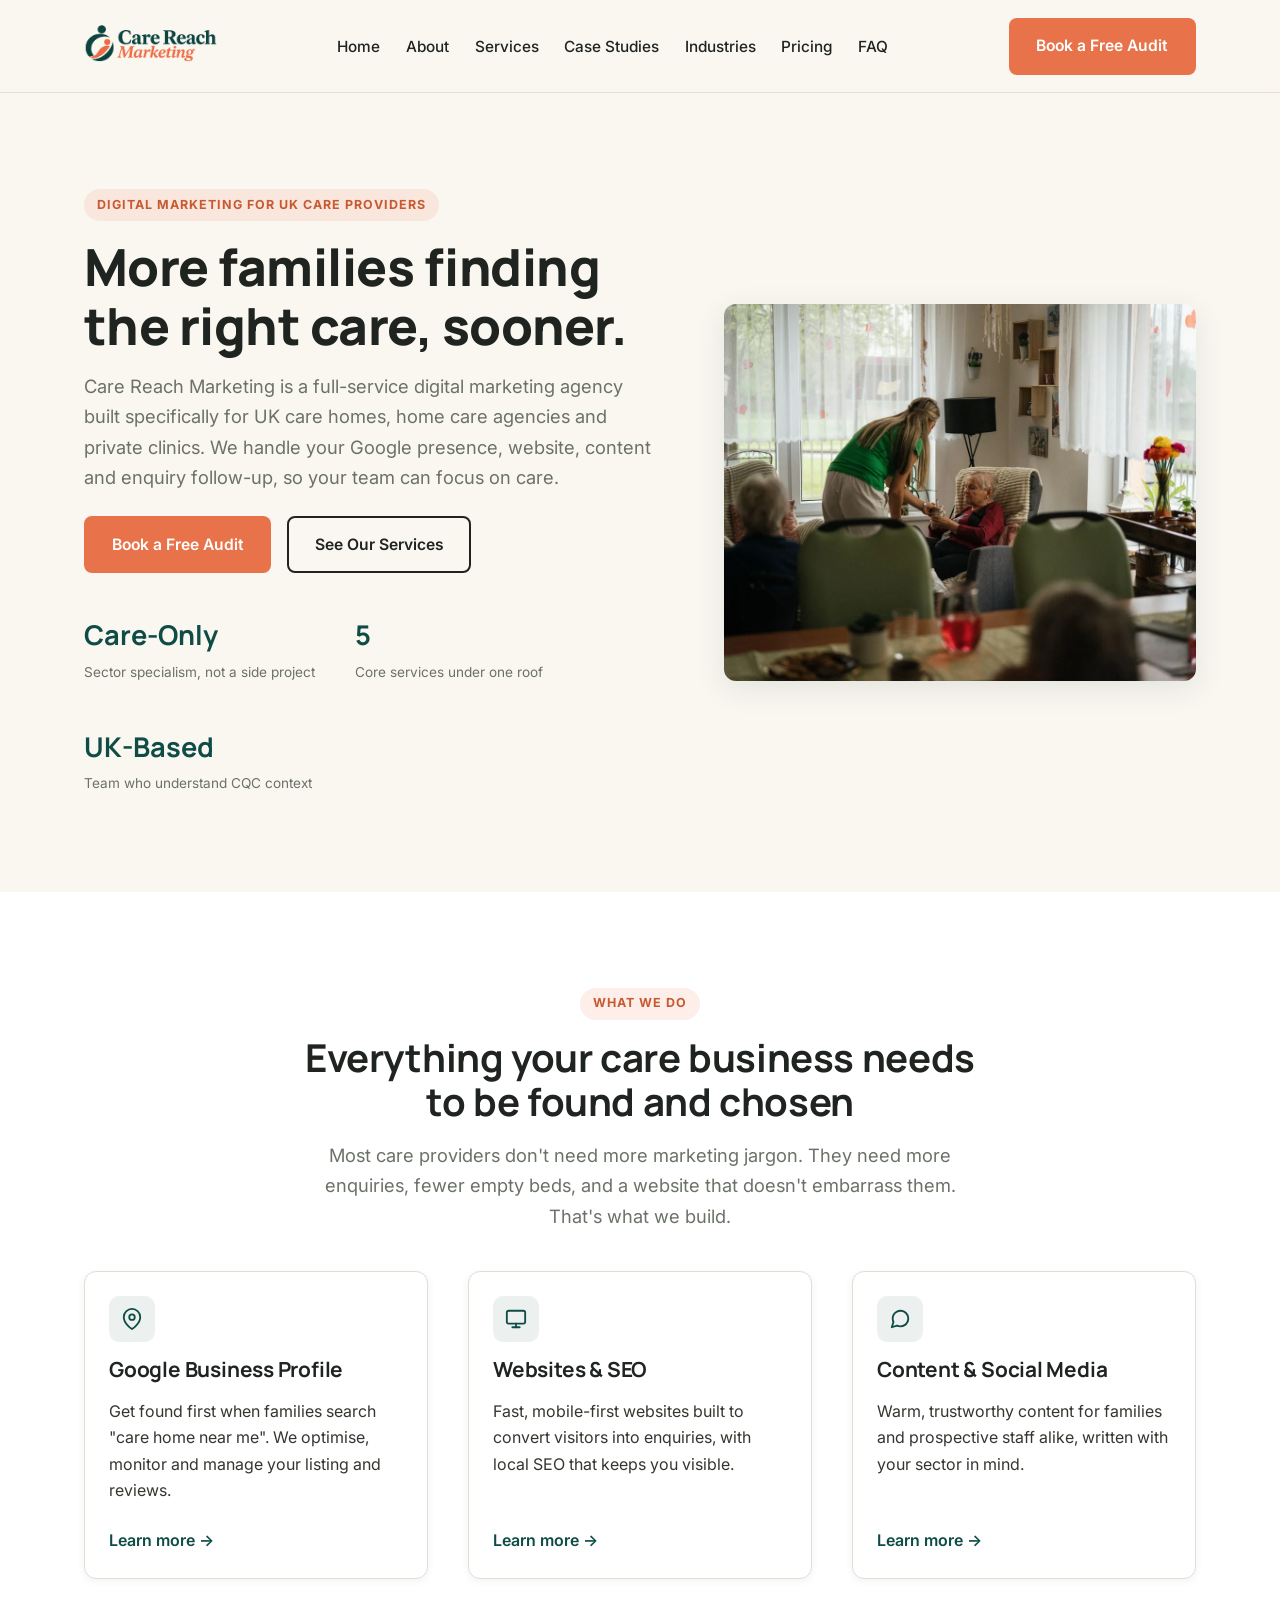
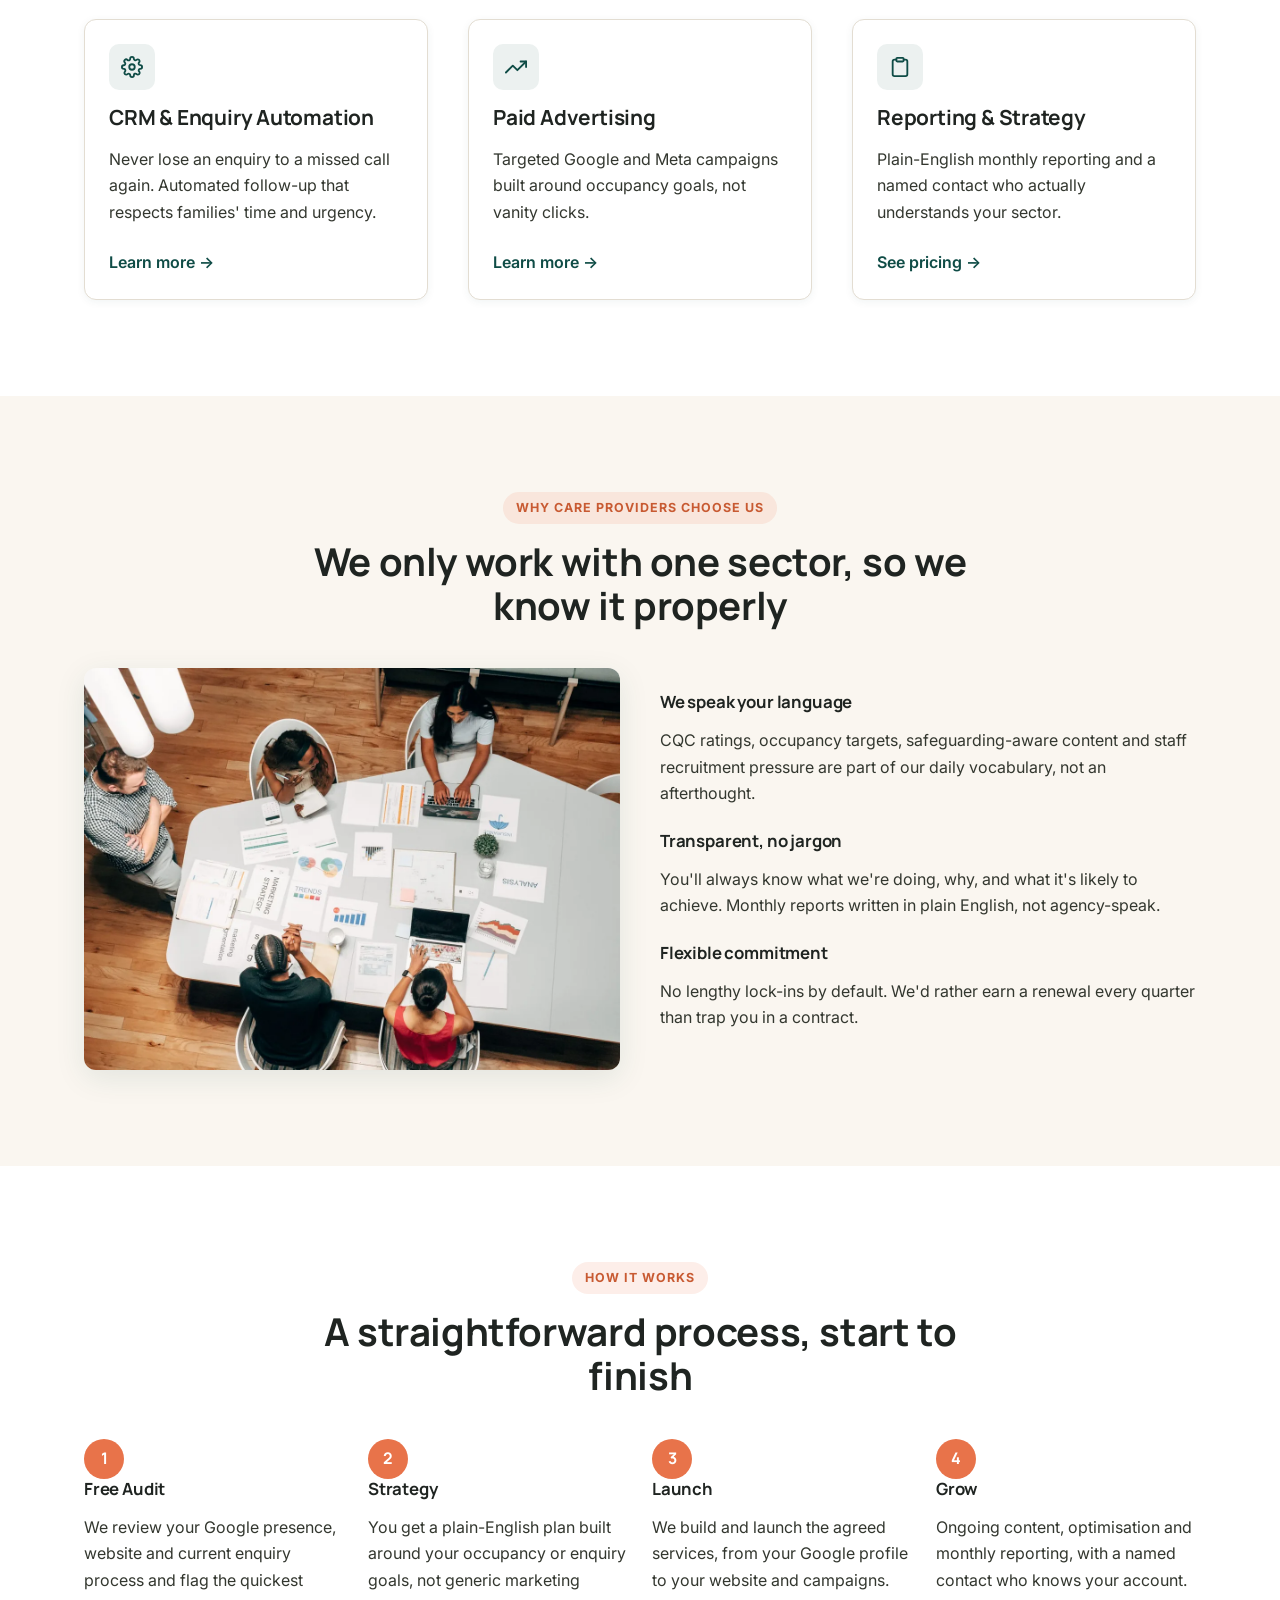
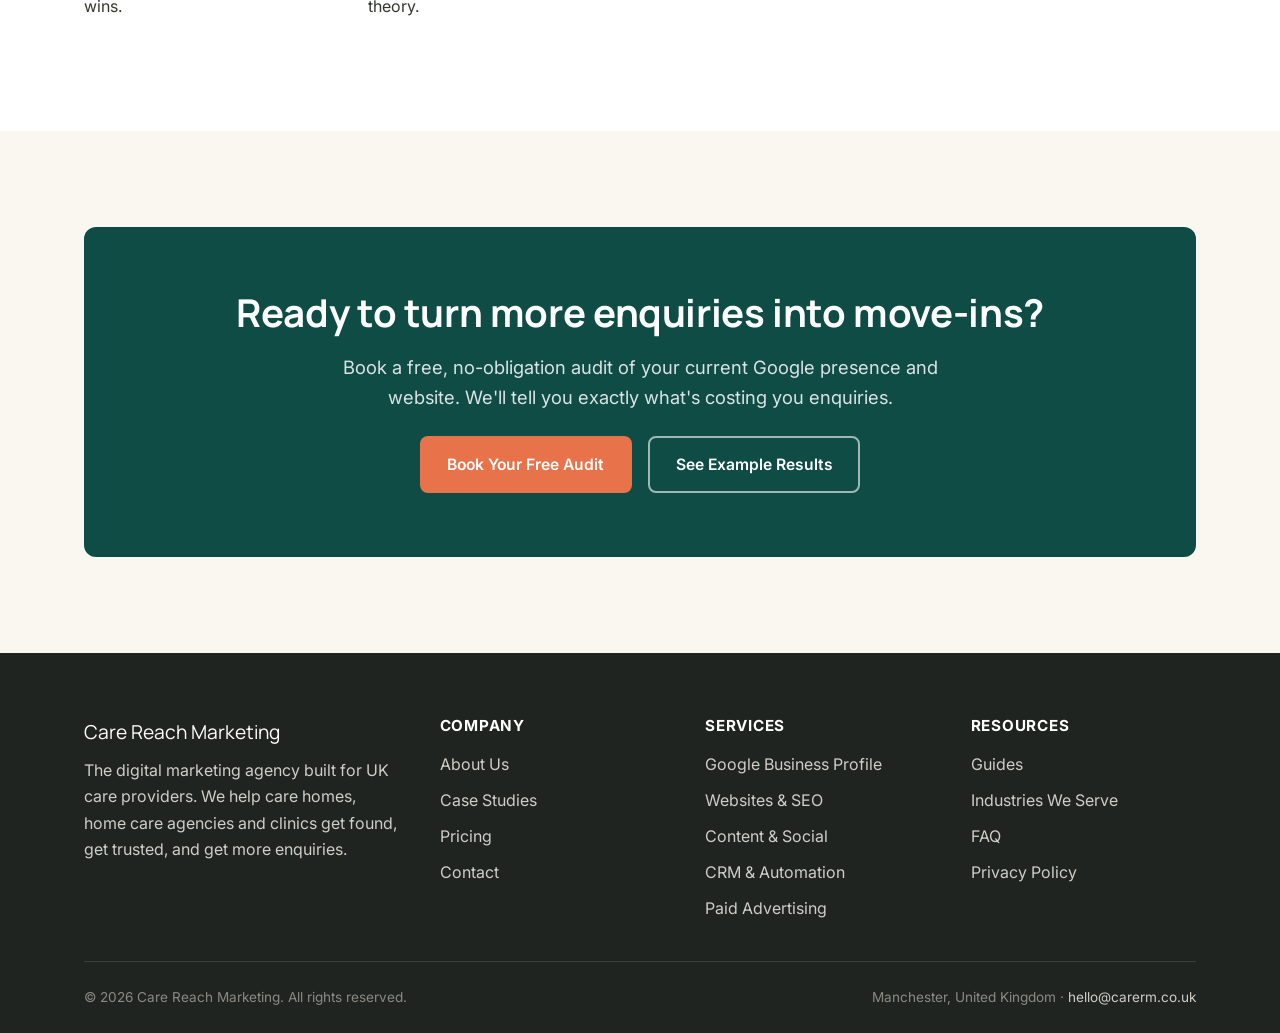
<file: index.html>
<!DOCTYPE html>
<html lang="en-GB">
<head>
<meta charset="UTF-8">
<meta name="viewport" content="width=device-width, initial-scale=1.0">
<title>Care Home Marketing Agency UK | Care Reach Marketing</title>
<meta name="description" content="UK digital marketing agency for care homes, home care agencies and clinics. Get more enquiries with Google, website, content and CRM support. Book a free audit.">
<link rel="canonical" href="https://care-reach-marketing.vercel.app">
<meta name="robots" content="noindex, nofollow">
<meta property="og:type" content="website">
<meta property="og:site_name" content="Care Reach Marketing">
<meta property="og:title" content="Care Home Marketing Agency UK | Care Reach Marketing">
<meta property="og:description" content="UK digital marketing agency for care homes, home care agencies and clinics. Get more enquiries with Google, website, content and CRM support. Book a free audit.">
<meta property="og:url" content="https://care-reach-marketing.vercel.app">
<meta property="og:image" content="https://care-reach-marketing.vercel.app/assets/images/social-card.jpg">
<meta property="og:image:width" content="1200">
<meta property="og:image:height" content="630">
<meta property="og:locale" content="en_GB">
<meta name="twitter:card" content="summary_large_image">
<meta name="twitter:title" content="Care Home Marketing Agency UK | Care Reach Marketing">
<meta name="twitter:description" content="UK digital marketing agency for care homes, home care agencies and clinics. Get more enquiries with Google, website, content and CRM support. Book a free audit.">
<meta name="twitter:image" content="https://care-reach-marketing.vercel.app/assets/images/social-card.jpg">
<meta name="theme-color" content="#0F4C46">
<link rel="preconnect" href="https://fonts.googleapis.com">
<link rel="preconnect" href="https://fonts.gstatic.com" crossorigin>
<link href="https://fonts.googleapis.com/css2?family=Manrope:wght@500;600;700;800&family=Inter:wght@400;500;600;700&display=swap" rel="stylesheet">
<link rel="icon" href="/assets/favicon.ico" sizes="any">
<link rel="apple-touch-icon" href="/assets/apple-touch-icon.png">
<link rel="manifest" href="/site.webmanifest">
<link rel="stylesheet" href="/assets/css/styles.css">
<script>window.CRM_CONFIG={formEndpoint:"",contactEmail:"hello@carerm.co.uk"};</script>
<script type="application/ld+json">
{
  "@context": "https://schema.org",
  "@type": "ProfessionalService",
  "name": "Care Reach Marketing",
  "url": "https://care-reach-marketing.vercel.app",
  "logo": "https://care-reach-marketing.vercel.app/assets/images/logo.png",
  "image": "https://care-reach-marketing.vercel.app/assets/images/social-card.jpg",
  "description": "Digital marketing agency for UK care homes, home care agencies and private clinics.",
  "email": "hello@carerm.co.uk",
  "address": {
    "@type": "PostalAddress",
    "addressLocality": "Manchester",
    "addressCountry": "GB"
  },
  "areaServed": "GB",
  "priceRange": "££"
}
</script>
</head>
<body>
<a class="skip-link" href="#main">Skip to main content</a>
<header class="site-header">
  <div class="container header-inner">
    <a href="/" class="logo">
      <img src="/assets/images/logo.png" alt="Care Reach Marketing" class="logo-img" width="180" height="40">
    </a>
    <nav class="main-nav" aria-label="Primary">
      <ul class="nav-links" id="primary-nav">
        <li><a href="/" class="active" aria-current="page">Home</a></li>
        <li><a href="/about">About</a></li>
        <li><a href="/services">Services</a></li>
        <li><a href="/case-studies">Case Studies</a></li>
        <li><a href="/industries">Industries</a></li>
        <li><a href="/pricing">Pricing</a></li>
        <li><a href="/faq">FAQ</a></li>
        <li class="mobile-only-cta"><a href="/contact" class="btn btn-primary btn-block">Book a Free Audit</a></li>
      </ul>
    </nav>
    <div class="nav-cta">
      <a href="/contact" class="btn btn-primary">Book a Free Audit</a>
      <button class="nav-toggle" type="button" aria-label="Toggle menu" aria-expanded="false" aria-controls="primary-nav"><span></span><span></span><span></span></button>
    </div>
  </div>
</header>
<main id="main">

<section class="hero container">
  <div class="hero-copy">
    <span class="eyebrow">Digital Marketing for UK Care Providers</span>
    <h1>More families finding the right care, sooner.</h1>
    <p class="lede">Care Reach Marketing is a full-service digital marketing agency built specifically for UK care homes, home care agencies and private clinics. We handle your Google presence, website, content and enquiry follow-up, so your team can focus on care.</p>
    <div class="hero-actions">
      <a href="/contact" class="btn btn-primary">Book a Free Audit</a>
      <a href="/services" class="btn btn-outline" style="color:#1F2421;">See Our Services</a>
    </div>
    <div class="hero-stats">
      <div class="hero-stat"><strong>Care-Only</strong><span>Sector specialism, not a side project</span></div>
      <div class="hero-stat"><strong>5</strong><span>Core services under one roof</span></div>
      <div class="hero-stat"><strong>UK-Based</strong><span>Team who understand CQC context</span></div>
    </div>
  </div>
  <div class="hero-media">
    <img src="/assets/images/hero-caregiver.webp" alt="A carer supporting an elderly resident in a UK care setting" width="1200" height="800" loading="eager" fetchpriority="high">
  </div>
</section>

<section class="section section-alt">
  <div class="container">
    <div class="text-center" style="max-width:700px;margin:0 auto;">
      <span class="eyebrow">What We Do</span>
      <h2>Everything your care business needs to be found and chosen</h2>
      <p class="lede center">Most care providers don't need more marketing jargon. They need more enquiries, fewer empty beds, and a website that doesn't embarrass them. That's what we build.</p>
    </div>
    <div class="grid grid-3" style="margin-top:2.5rem;">
      <div class="card service-card">
        <div class="card-icon"><svg viewBox="0 0 24 24" fill="none" stroke="currentColor" stroke-width="2" stroke-linecap="round" stroke-linejoin="round"><path d="M21 10c0 7-9 13-9 13s-9-6-9-13a9 9 0 0 1 18 0Z"/><circle cx="12" cy="10" r="3"/></svg></div>
        <h3>Google Business Profile</h3>
        <p>Get found first when families search "care home near me". We optimise, monitor and manage your listing and reviews.</p>
        <a href="/services">Learn more &rarr;</a>
      </div>
      <div class="card service-card">
        <div class="card-icon"><svg viewBox="0 0 24 24" fill="none" stroke="currentColor" stroke-width="2" stroke-linecap="round" stroke-linejoin="round"><rect x="2" y="3" width="20" height="14" rx="2"/><line x1="8" y1="21" x2="16" y2="21"/><line x1="12" y1="17" x2="12" y2="21"/></svg></div>
        <h3>Websites &amp; SEO</h3>
        <p>Fast, mobile-first websites built to convert visitors into enquiries, with local SEO that keeps you visible.</p>
        <a href="/services">Learn more &rarr;</a>
      </div>
      <div class="card service-card">
        <div class="card-icon"><svg viewBox="0 0 24 24" fill="none" stroke="currentColor" stroke-width="2" stroke-linecap="round" stroke-linejoin="round"><path d="M21 11.5a8.38 8.38 0 0 1-.9 3.8 8.5 8.5 0 0 1-7.6 4.7 8.38 8.38 0 0 1-3.8-.9L3 21l1.9-5.7a8.38 8.38 0 0 1-.9-3.8 8.5 8.5 0 0 1 4.7-7.6 8.38 8.38 0 0 1 3.8-.9h.5a8.48 8.48 0 0 1 8 8v.5z"/></svg></div>
        <h3>Content &amp; Social Media</h3>
        <p>Warm, trustworthy content for families and prospective staff alike, written with your sector in mind.</p>
        <a href="/services">Learn more &rarr;</a>
      </div>
      <div class="card service-card">
        <div class="card-icon"><svg viewBox="0 0 24 24" fill="none" stroke="currentColor" stroke-width="2" stroke-linecap="round" stroke-linejoin="round"><circle cx="12" cy="12" r="3"/><path d="M19.4 15a1.65 1.65 0 0 0 .33 1.82l.06.06a2 2 0 1 1-2.83 2.83l-.06-.06a1.65 1.65 0 0 0-1.82-.33 1.65 1.65 0 0 0-1 1.51V21a2 2 0 0 1-4 0v-.09A1.65 1.65 0 0 0 9 19.4a1.65 1.65 0 0 0-1.82.33l-.06.06a2 2 0 1 1-2.83-2.83l.06-.06a1.65 1.65 0 0 0 .33-1.82 1.65 1.65 0 0 0-1.51-1H3a2 2 0 0 1 0-4h.09A1.65 1.65 0 0 0 4.6 9a1.65 1.65 0 0 0-.33-1.82l-.06-.06a2 2 0 1 1 2.83-2.83l.06.06a1.65 1.65 0 0 0 1.82.33H9a1.65 1.65 0 0 0 1-1.51V3a2 2 0 0 1 4 0v.09a1.65 1.65 0 0 0 1 1.51 1.65 1.65 0 0 0 1.82-.33l.06-.06a2 2 0 1 1 2.83 2.83l-.06.06a1.65 1.65 0 0 0-.33 1.82V9a1.65 1.65 0 0 0 1.51 1H21a2 2 0 0 1 0 4h-.09a1.65 1.65 0 0 0-1.51 1z"/></svg></div>
        <h3>CRM &amp; Enquiry Automation</h3>
        <p>Never lose an enquiry to a missed call again. Automated follow-up that respects families' time and urgency.</p>
        <a href="/services">Learn more &rarr;</a>
      </div>
      <div class="card service-card">
        <div class="card-icon"><svg viewBox="0 0 24 24" fill="none" stroke="currentColor" stroke-width="2" stroke-linecap="round" stroke-linejoin="round"><polyline points="23 6 13.5 15.5 8.5 10.5 1 18"/><polyline points="17 6 23 6 23 12"/></svg></div>
        <h3>Paid Advertising</h3>
        <p>Targeted Google and Meta campaigns built around occupancy goals, not vanity clicks.</p>
        <a href="/services">Learn more &rarr;</a>
      </div>
      <div class="card service-card">
        <div class="card-icon"><svg viewBox="0 0 24 24" fill="none" stroke="currentColor" stroke-width="2" stroke-linecap="round" stroke-linejoin="round"><path d="M16 4h2a2 2 0 0 1 2 2v14a2 2 0 0 1-2 2H6a2 2 0 0 1-2-2V6a2 2 0 0 1 2-2h2"/><rect x="8" y="2" width="8" height="4" rx="1" ry="1"/></svg></div>
        <h3>Reporting &amp; Strategy</h3>
        <p>Plain-English monthly reporting and a named contact who actually understands your sector.</p>
        <a href="/pricing">See pricing &rarr;</a>
      </div>
    </div>
  </div>
</section>

<section class="section">
  <div class="container">
    <div class="text-center" style="max-width:700px;margin:0 auto;">
      <span class="eyebrow">Why Care Providers Choose Us</span>
      <h2>We only work with one sector, so we know it properly</h2>
    </div>
    <div class="grid grid-2" style="margin-top:2.5rem;align-items:center;">
      <img src="/assets/images/team-discussion.webp" alt="Marketing team reviewing a care client's campaign performance" style="border-radius:12px;box-shadow:var(--shadow-md);" width="1200" height="900" loading="lazy" decoding="async">
      <div>
        <div style="margin-bottom:1.5rem;">
          <h4>We speak your language</h4>
          <p>CQC ratings, occupancy targets, safeguarding-aware content and staff recruitment pressure are part of our daily vocabulary, not an afterthought.</p>
        </div>
        <div style="margin-bottom:1.5rem;">
          <h4>Transparent, no jargon</h4>
          <p>You'll always know what we're doing, why, and what it's likely to achieve. Monthly reports written in plain English, not agency-speak.</p>
        </div>
        <div>
          <h4>Flexible commitment</h4>
          <p>No lengthy lock-ins by default. We'd rather earn a renewal every quarter than trap you in a contract.</p>
        </div>
      </div>
    </div>
  </div>
</section>

<section class="section section-alt">
  <div class="container">
    <div class="text-center" style="max-width:700px;margin:0 auto;">
      <span class="eyebrow">How It Works</span>
      <h2>A straightforward process, start to finish</h2>
    </div>
    <div class="steps" style="margin-top:2.5rem;">
      <div class="step"><h4>Free Audit</h4><p>We review your Google presence, website and current enquiry process and flag the quickest wins.</p></div>
      <div class="step"><h4>Strategy</h4><p>You get a plain-English plan built around your occupancy or enquiry goals, not generic marketing theory.</p></div>
      <div class="step"><h4>Launch</h4><p>We build and launch the agreed services, from your Google profile to your website and campaigns.</p></div>
      <div class="step"><h4>Grow</h4><p>Ongoing content, optimisation and monthly reporting, with a named contact who knows your account.</p></div>
    </div>
  </div>
</section>

<section class="section">
  <div class="container">
    <div class="cta-band">
      <h2>Ready to turn more enquiries into move-ins?</h2>
      <p class="lede center" style="color:rgba(255,255,255,0.85);">Book a free, no-obligation audit of your current Google presence and website. We'll tell you exactly what's costing you enquiries.</p>
      <div class="hero-actions" style="justify-content:center;">
        <a href="/contact" class="btn btn-primary">Book Your Free Audit</a>
        <a href="/case-studies" class="btn btn-outline">See Example Results</a>
      </div>
    </div>
  </div>
</section>
</main>
<footer class="site-footer">
  <div class="container">
    <div class="footer-grid">
      <div>
        <div class="footer-logo">Care Reach Marketing</div>
        <p>The digital marketing agency built for UK care providers. We help care homes, home care agencies and clinics get found, get trusted, and get more enquiries.</p>
      </div>
      <div>
        <h4>Company</h4>
        <ul class="footer-links">
          <li><a href="/about">About Us</a></li>
          <li><a href="/case-studies">Case Studies</a></li>
          <li><a href="/pricing">Pricing</a></li>
          <li><a href="/contact">Contact</a></li>
        </ul>
      </div>
      <div>
        <h4>Services</h4>
        <ul class="footer-links">
          <li><a href="/services">Google Business Profile</a></li>
          <li><a href="/services">Websites &amp; SEO</a></li>
          <li><a href="/services">Content &amp; Social</a></li>
          <li><a href="/services">CRM &amp; Automation</a></li>
          <li><a href="/services">Paid Advertising</a></li>
        </ul>
      </div>
      <div>
        <h4>Resources</h4>
        <ul class="footer-links">
          <li><a href="/resources">Guides</a></li>
          <li><a href="/industries">Industries We Serve</a></li>
          <li><a href="/faq">FAQ</a></li>
          <li><a href="/privacy">Privacy Policy</a></li>
        </ul>
      </div>
    </div>
    <div class="footer-bottom">
      <span>&copy; 2026 Care Reach Marketing. All rights reserved.</span>
      <span>Manchester, United Kingdom &middot; <a href="mailto:hello@carerm.co.uk">hello@carerm.co.uk</a></span>
    </div>
  </div>
</footer>
<script src="/assets/js/main.js"></script>
</body>
</html>
</file>
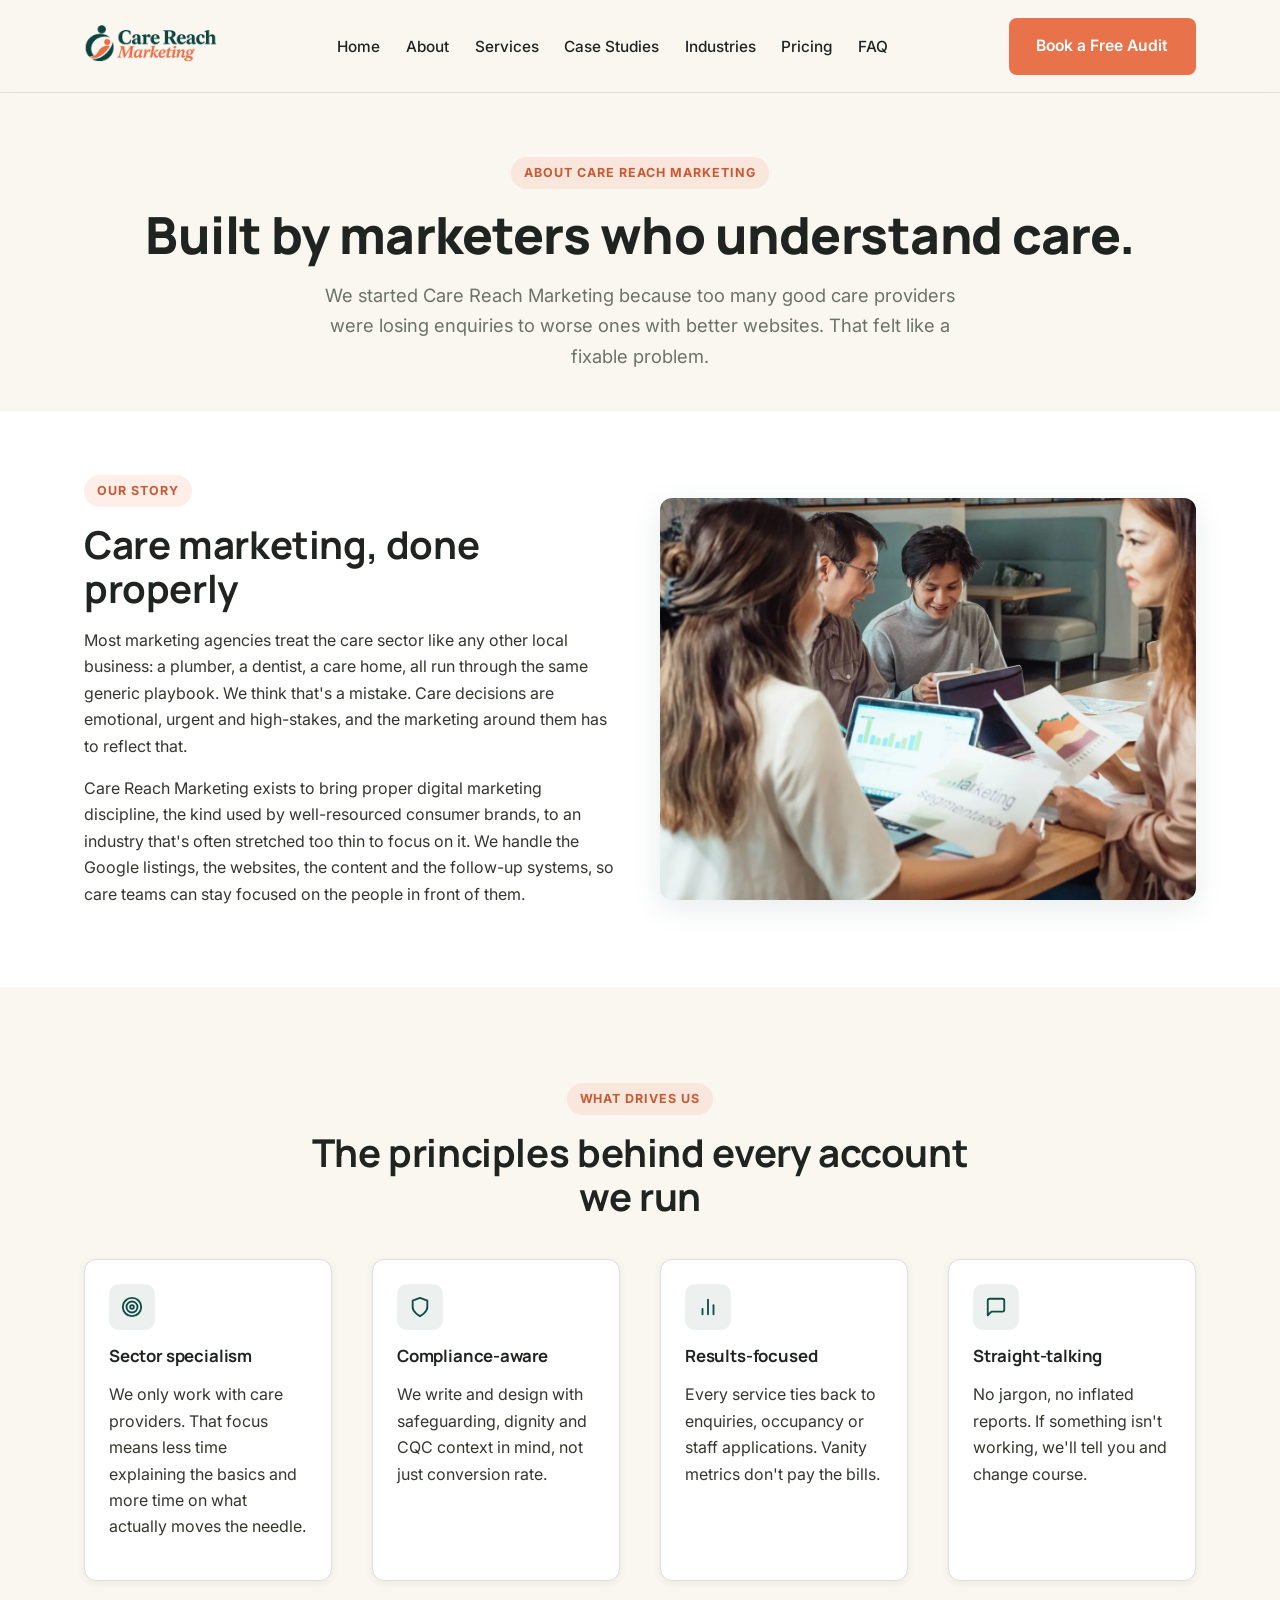
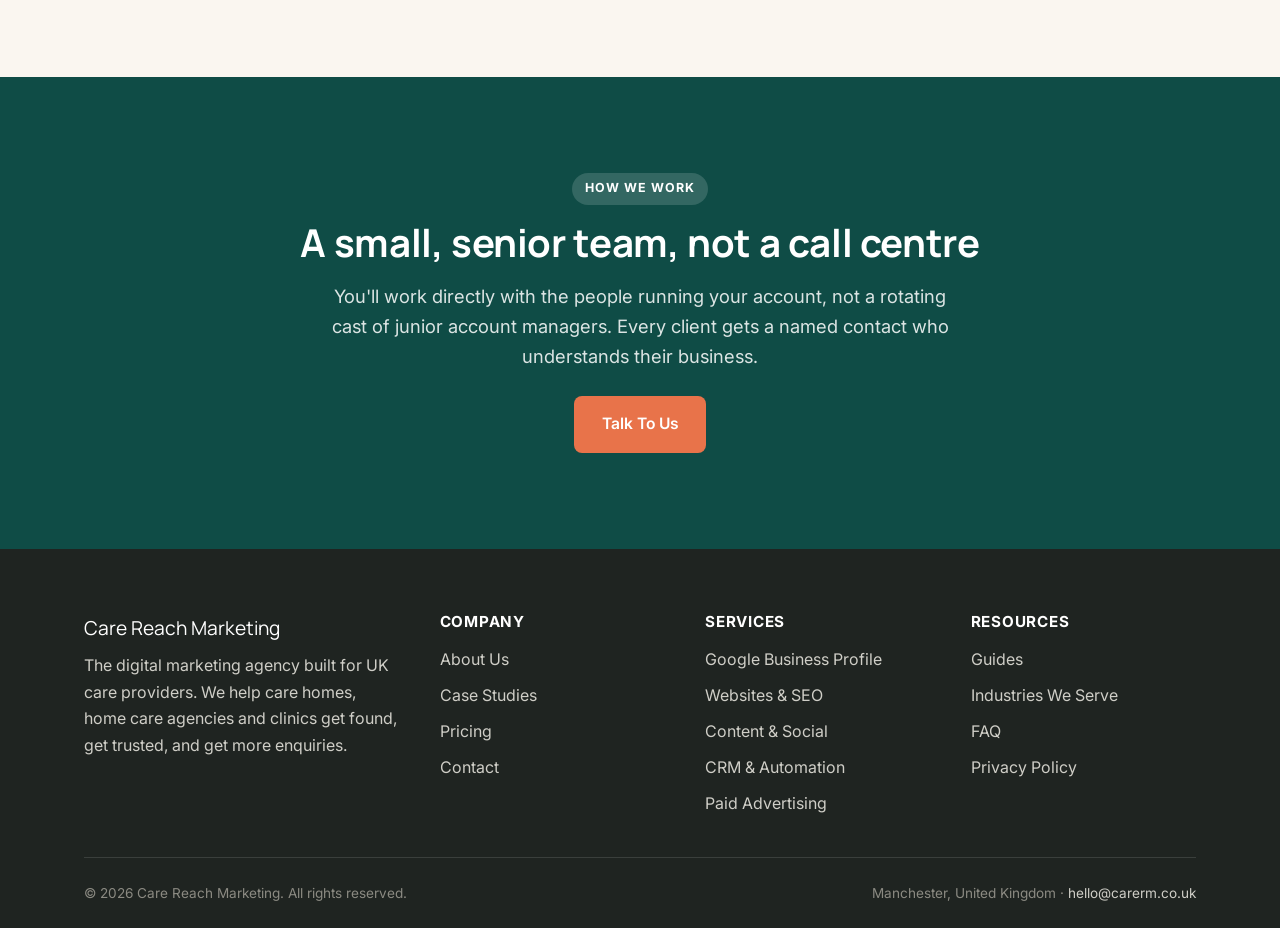
<file: about.html>
<!DOCTYPE html>
<html lang="en-GB">
<head>
<meta charset="UTF-8">
<meta name="viewport" content="width=device-width, initial-scale=1.0">
<title>About Our Care Marketing Team | Care Reach Marketing</title>
<meta name="description" content="Care Reach Marketing is a UK digital marketing agency built exclusively for the care sector. Learn about our approach, values and how we work.">
<link rel="canonical" href="https://care-reach-marketing.vercel.app/about">
<meta name="robots" content="noindex, nofollow">
<meta property="og:type" content="website">
<meta property="og:site_name" content="Care Reach Marketing">
<meta property="og:title" content="About Our Care Marketing Team | Care Reach Marketing">
<meta property="og:description" content="Care Reach Marketing is a UK digital marketing agency built exclusively for the care sector. Learn about our approach, values and how we work.">
<meta property="og:url" content="https://care-reach-marketing.vercel.app/about">
<meta property="og:image" content="https://care-reach-marketing.vercel.app/assets/images/social-card.jpg">
<meta property="og:image:width" content="1200">
<meta property="og:image:height" content="630">
<meta property="og:locale" content="en_GB">
<meta name="twitter:card" content="summary_large_image">
<meta name="twitter:title" content="About Our Care Marketing Team | Care Reach Marketing">
<meta name="twitter:description" content="Care Reach Marketing is a UK digital marketing agency built exclusively for the care sector. Learn about our approach, values and how we work.">
<meta name="twitter:image" content="https://care-reach-marketing.vercel.app/assets/images/social-card.jpg">
<meta name="theme-color" content="#0F4C46">
<link rel="preconnect" href="https://fonts.googleapis.com">
<link rel="preconnect" href="https://fonts.gstatic.com" crossorigin>
<link href="https://fonts.googleapis.com/css2?family=Manrope:wght@500;600;700;800&family=Inter:wght@400;500;600;700&display=swap" rel="stylesheet">
<link rel="icon" href="/assets/favicon.ico" sizes="any">
<link rel="apple-touch-icon" href="/assets/apple-touch-icon.png">
<link rel="manifest" href="/site.webmanifest">
<link rel="stylesheet" href="/assets/css/styles.css">
<script>window.CRM_CONFIG={formEndpoint:"",contactEmail:"hello@carerm.co.uk"};</script>
<script type="application/ld+json">
{
  "@context": "https://schema.org",
  "@type": "ProfessionalService",
  "name": "Care Reach Marketing",
  "url": "https://care-reach-marketing.vercel.app",
  "logo": "https://care-reach-marketing.vercel.app/assets/images/logo.png",
  "image": "https://care-reach-marketing.vercel.app/assets/images/social-card.jpg",
  "description": "Digital marketing agency for UK care homes, home care agencies and private clinics.",
  "email": "hello@carerm.co.uk",
  "address": {
    "@type": "PostalAddress",
    "addressLocality": "Manchester",
    "addressCountry": "GB"
  },
  "areaServed": "GB",
  "priceRange": "££"
}
</script>
</head>
<body>
<a class="skip-link" href="#main">Skip to main content</a>
<header class="site-header">
  <div class="container header-inner">
    <a href="/" class="logo">
      <img src="/assets/images/logo.png" alt="Care Reach Marketing" class="logo-img" width="180" height="40">
    </a>
    <nav class="main-nav" aria-label="Primary">
      <ul class="nav-links" id="primary-nav">
        <li><a href="/">Home</a></li>
        <li><a href="/about" class="active" aria-current="page">About</a></li>
        <li><a href="/services">Services</a></li>
        <li><a href="/case-studies">Case Studies</a></li>
        <li><a href="/industries">Industries</a></li>
        <li><a href="/pricing">Pricing</a></li>
        <li><a href="/faq">FAQ</a></li>
        <li class="mobile-only-cta"><a href="/contact" class="btn btn-primary btn-block">Book a Free Audit</a></li>
      </ul>
    </nav>
    <div class="nav-cta">
      <a href="/contact" class="btn btn-primary">Book a Free Audit</a>
      <button class="nav-toggle" type="button" aria-label="Toggle menu" aria-expanded="false" aria-controls="primary-nav"><span></span><span></span><span></span></button>
    </div>
  </div>
</header>
<main id="main">

<section class="page-hero container">
  <span class="eyebrow">About Care Reach Marketing</span>
  <h1>Built by marketers who understand care.</h1>
  <p class="lede center">We started Care Reach Marketing because too many good care providers were losing enquiries to worse ones with better websites. That felt like a fixable problem.</p>
</section>

<section class="section-sm section-alt">
  <div class="container grid grid-2" style="align-items:center;">
    <div>
      <span class="eyebrow">Our Story</span>
      <h2>Care marketing, done properly</h2>
      <p>Most marketing agencies treat the care sector like any other local business: a plumber, a dentist, a care home, all run through the same generic playbook. We think that's a mistake. Care decisions are emotional, urgent and high-stakes, and the marketing around them has to reflect that.</p>
      <p>Care Reach Marketing exists to bring proper digital marketing discipline, the kind used by well-resourced consumer brands, to an industry that's often stretched too thin to focus on it. We handle the Google listings, the websites, the content and the follow-up systems, so care teams can stay focused on the people in front of them.</p>
    </div>
    <img src="/assets/images/team-meeting.webp" alt="Care Reach Marketing team planning a client campaign" style="border-radius:12px;box-shadow:var(--shadow-md);" width="1200" height="900" loading="lazy" decoding="async">
  </div>
</section>

<section class="section">
  <div class="container">
    <div class="text-center" style="max-width:700px;margin:0 auto;">
      <span class="eyebrow">What Drives Us</span>
      <h2>The principles behind every account we run</h2>
    </div>
    <div class="grid grid-4" style="margin-top:2.5rem;">
      <div class="card">
        <div class="card-icon"><svg viewBox="0 0 24 24" fill="none" stroke="currentColor" stroke-width="2" stroke-linecap="round" stroke-linejoin="round"><circle cx="12" cy="12" r="10"/><circle cx="12" cy="12" r="6"/><circle cx="12" cy="12" r="2"/></svg></div>
        <h4>Sector specialism</h4>
        <p>We only work with care providers. That focus means less time explaining the basics and more time on what actually moves the needle.</p>
      </div>
      <div class="card">
        <div class="card-icon"><svg viewBox="0 0 24 24" fill="none" stroke="currentColor" stroke-width="2" stroke-linecap="round" stroke-linejoin="round"><path d="M12 22s8-4 8-10V5l-8-3-8 3v7c0 6 8 10 8 10Z"/></svg></div>
        <h4>Compliance-aware</h4>
        <p>We write and design with safeguarding, dignity and CQC context in mind, not just conversion rate.</p>
      </div>
      <div class="card">
        <div class="card-icon"><svg viewBox="0 0 24 24" fill="none" stroke="currentColor" stroke-width="2" stroke-linecap="round" stroke-linejoin="round"><line x1="18" y1="20" x2="18" y2="10"/><line x1="12" y1="20" x2="12" y2="4"/><line x1="6" y1="20" x2="6" y2="14"/></svg></div>
        <h4>Results-focused</h4>
        <p>Every service ties back to enquiries, occupancy or staff applications. Vanity metrics don't pay the bills.</p>
      </div>
      <div class="card">
        <div class="card-icon"><svg viewBox="0 0 24 24" fill="none" stroke="currentColor" stroke-width="2" stroke-linecap="round" stroke-linejoin="round"><path d="M21 15a2 2 0 0 1-2 2H7l-4 4V5a2 2 0 0 1 2-2h14a2 2 0 0 1 2 2z"/></svg></div>
        <h4>Straight-talking</h4>
        <p>No jargon, no inflated reports. If something isn't working, we'll tell you and change course.</p>
      </div>
    </div>
  </div>
</section>

<section class="section section-dark">
  <div class="container text-center">
    <span class="eyebrow" style="background:rgba(255,255,255,0.15);color:#fff;">How We Work</span>
    <h2>A small, senior team, not a call centre</h2>
    <p class="lede center" style="color:rgba(255,255,255,0.85);">You'll work directly with the people running your account, not a rotating cast of junior account managers. Every client gets a named contact who understands their business.</p>
    <div class="hero-actions" style="justify-content:center;">
      <a href="/contact" class="btn btn-primary">Talk To Us</a>
    </div>
  </div>
</section>
</main>
<footer class="site-footer">
  <div class="container">
    <div class="footer-grid">
      <div>
        <div class="footer-logo">Care Reach Marketing</div>
        <p>The digital marketing agency built for UK care providers. We help care homes, home care agencies and clinics get found, get trusted, and get more enquiries.</p>
      </div>
      <div>
        <h4>Company</h4>
        <ul class="footer-links">
          <li><a href="/about">About Us</a></li>
          <li><a href="/case-studies">Case Studies</a></li>
          <li><a href="/pricing">Pricing</a></li>
          <li><a href="/contact">Contact</a></li>
        </ul>
      </div>
      <div>
        <h4>Services</h4>
        <ul class="footer-links">
          <li><a href="/services">Google Business Profile</a></li>
          <li><a href="/services">Websites &amp; SEO</a></li>
          <li><a href="/services">Content &amp; Social</a></li>
          <li><a href="/services">CRM &amp; Automation</a></li>
          <li><a href="/services">Paid Advertising</a></li>
        </ul>
      </div>
      <div>
        <h4>Resources</h4>
        <ul class="footer-links">
          <li><a href="/resources">Guides</a></li>
          <li><a href="/industries">Industries We Serve</a></li>
          <li><a href="/faq">FAQ</a></li>
          <li><a href="/privacy">Privacy Policy</a></li>
        </ul>
      </div>
    </div>
    <div class="footer-bottom">
      <span>&copy; 2026 Care Reach Marketing. All rights reserved.</span>
      <span>Manchester, United Kingdom &middot; <a href="mailto:hello@carerm.co.uk">hello@carerm.co.uk</a></span>
    </div>
  </div>
</footer>
<script src="/assets/js/main.js"></script>
</body>
</html>
</file>
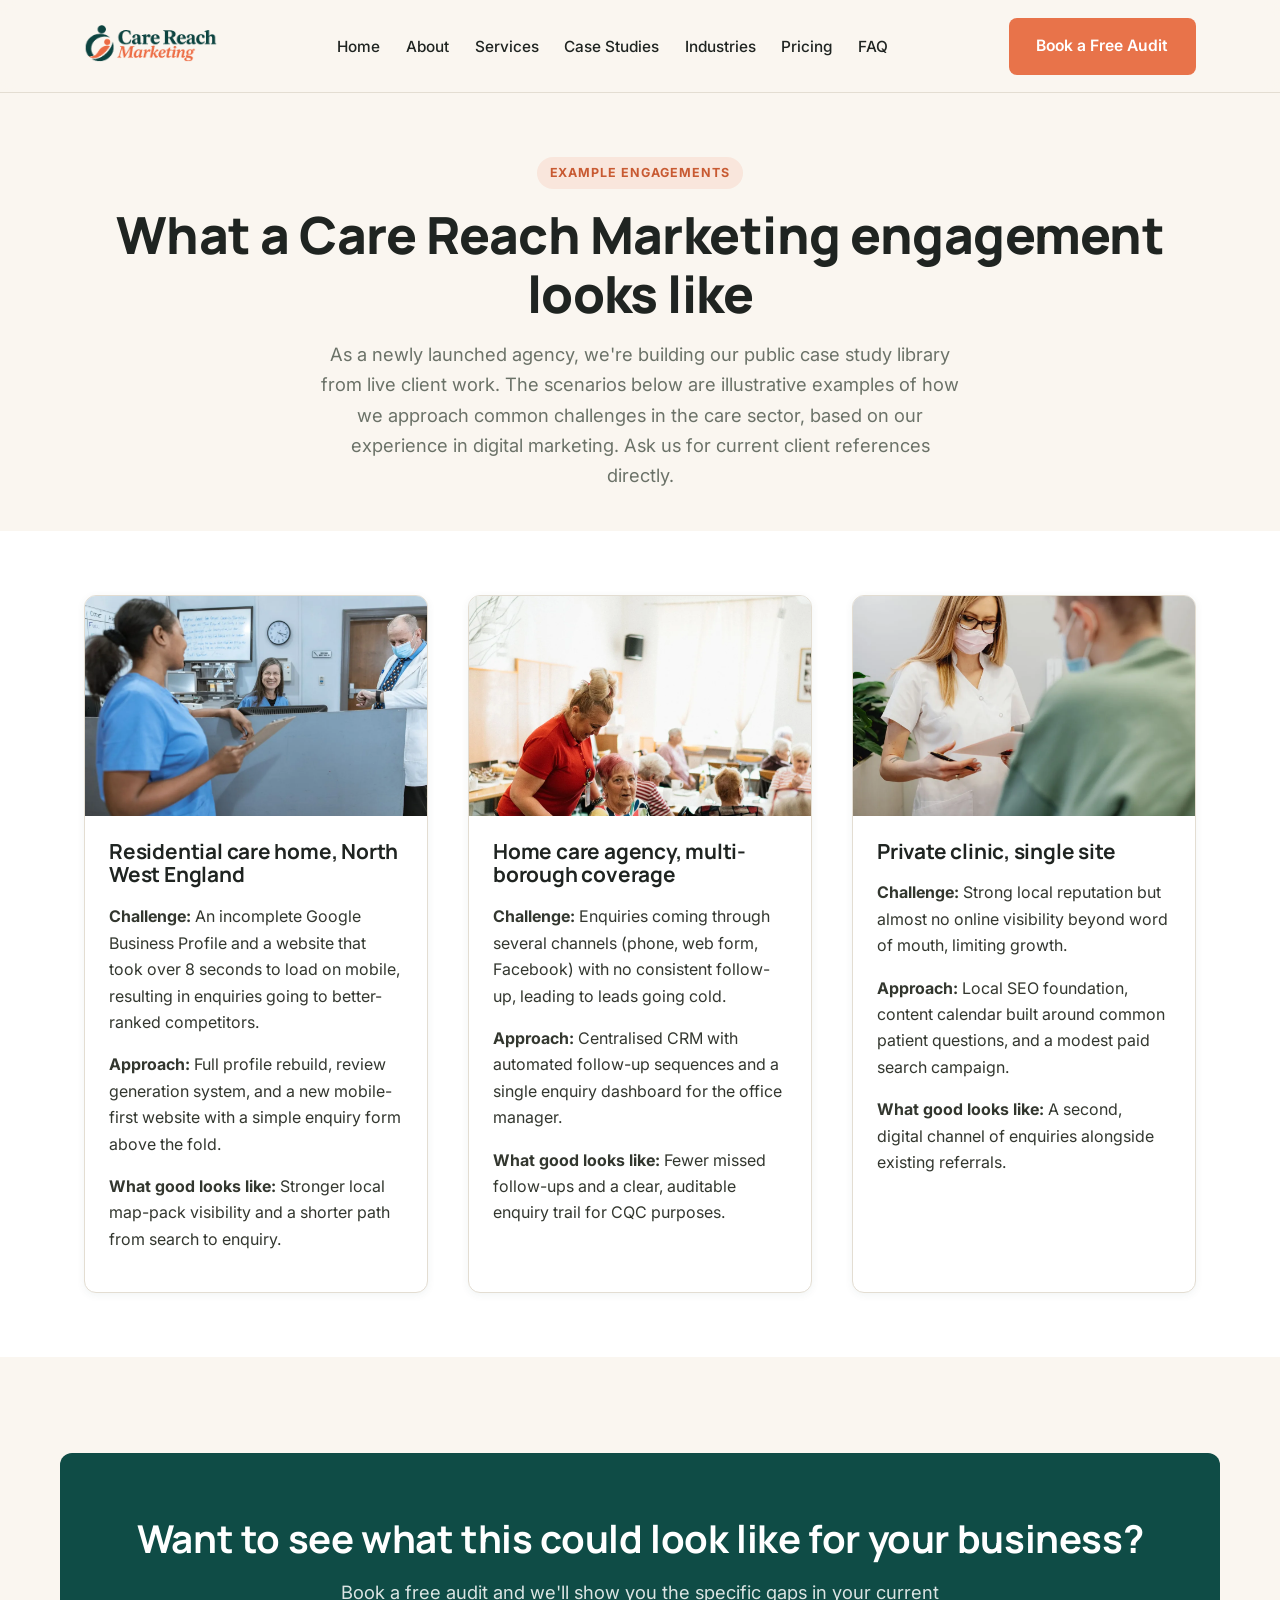
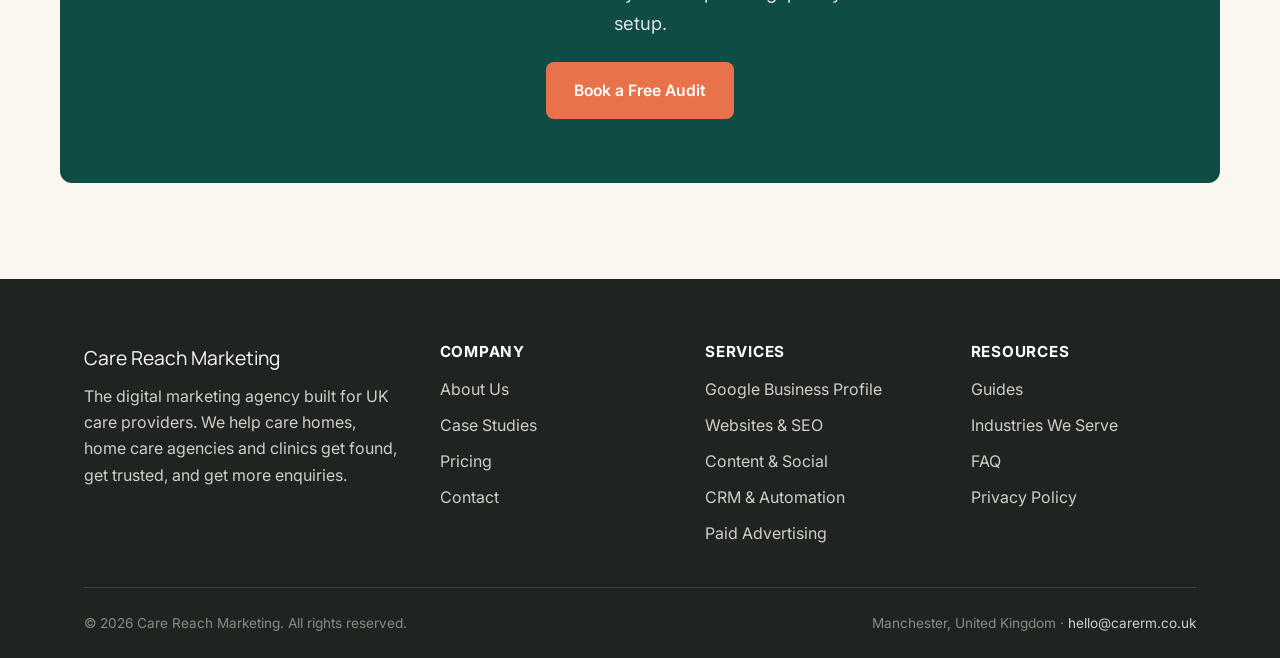
<file: case-studies.html>
<!DOCTYPE html>
<html lang="en-GB">
<head>
<meta charset="UTF-8">
<meta name="viewport" content="width=device-width, initial-scale=1.0">
<title>Care Marketing Case Studies | Care Reach Marketing</title>
<meta name="description" content="See how Care Reach Marketing tackles common marketing challenges for UK care homes, home care agencies and clinics. Explore example engagements.">
<link rel="canonical" href="https://care-reach-marketing.vercel.app/case-studies">
<meta name="robots" content="noindex, nofollow">
<meta property="og:type" content="website">
<meta property="og:site_name" content="Care Reach Marketing">
<meta property="og:title" content="Care Marketing Case Studies | Care Reach Marketing">
<meta property="og:description" content="See how Care Reach Marketing tackles common marketing challenges for UK care homes, home care agencies and clinics. Explore example engagements.">
<meta property="og:url" content="https://care-reach-marketing.vercel.app/case-studies">
<meta property="og:image" content="https://care-reach-marketing.vercel.app/assets/images/social-card.jpg">
<meta property="og:image:width" content="1200">
<meta property="og:image:height" content="630">
<meta property="og:locale" content="en_GB">
<meta name="twitter:card" content="summary_large_image">
<meta name="twitter:title" content="Care Marketing Case Studies | Care Reach Marketing">
<meta name="twitter:description" content="See how Care Reach Marketing tackles common marketing challenges for UK care homes, home care agencies and clinics. Explore example engagements.">
<meta name="twitter:image" content="https://care-reach-marketing.vercel.app/assets/images/social-card.jpg">
<meta name="theme-color" content="#0F4C46">
<link rel="preconnect" href="https://fonts.googleapis.com">
<link rel="preconnect" href="https://fonts.gstatic.com" crossorigin>
<link href="https://fonts.googleapis.com/css2?family=Manrope:wght@500;600;700;800&family=Inter:wght@400;500;600;700&display=swap" rel="stylesheet">
<link rel="icon" href="/assets/favicon.ico" sizes="any">
<link rel="apple-touch-icon" href="/assets/apple-touch-icon.png">
<link rel="manifest" href="/site.webmanifest">
<link rel="stylesheet" href="/assets/css/styles.css">
<script>window.CRM_CONFIG={formEndpoint:"",contactEmail:"hello@carerm.co.uk"};</script>
<script type="application/ld+json">
{
  "@context": "https://schema.org",
  "@type": "ProfessionalService",
  "name": "Care Reach Marketing",
  "url": "https://care-reach-marketing.vercel.app",
  "logo": "https://care-reach-marketing.vercel.app/assets/images/logo.png",
  "image": "https://care-reach-marketing.vercel.app/assets/images/social-card.jpg",
  "description": "Digital marketing agency for UK care homes, home care agencies and private clinics.",
  "email": "hello@carerm.co.uk",
  "address": {
    "@type": "PostalAddress",
    "addressLocality": "Manchester",
    "addressCountry": "GB"
  },
  "areaServed": "GB",
  "priceRange": "££"
}
</script>
</head>
<body>
<a class="skip-link" href="#main">Skip to main content</a>
<header class="site-header">
  <div class="container header-inner">
    <a href="/" class="logo">
      <img src="/assets/images/logo.png" alt="Care Reach Marketing" class="logo-img" width="180" height="40">
    </a>
    <nav class="main-nav" aria-label="Primary">
      <ul class="nav-links" id="primary-nav">
        <li><a href="/">Home</a></li>
        <li><a href="/about">About</a></li>
        <li><a href="/services">Services</a></li>
        <li><a href="/case-studies" class="active" aria-current="page">Case Studies</a></li>
        <li><a href="/industries">Industries</a></li>
        <li><a href="/pricing">Pricing</a></li>
        <li><a href="/faq">FAQ</a></li>
        <li class="mobile-only-cta"><a href="/contact" class="btn btn-primary btn-block">Book a Free Audit</a></li>
      </ul>
    </nav>
    <div class="nav-cta">
      <a href="/contact" class="btn btn-primary">Book a Free Audit</a>
      <button class="nav-toggle" type="button" aria-label="Toggle menu" aria-expanded="false" aria-controls="primary-nav"><span></span><span></span><span></span></button>
    </div>
  </div>
</header>
<main id="main">

<section class="page-hero container">
  <span class="eyebrow">Example Engagements</span>
  <h1>What a Care Reach Marketing engagement looks like</h1>
  <p class="lede center">As a newly launched agency, we're building our public case study library from live client work. The scenarios below are illustrative examples of how we approach common challenges in the care sector, based on our experience in digital marketing. Ask us for current client references directly.</p>
</section>

<section class="section-alt">
  <div class="container grid grid-3">
    <div class="card media-card">
      <img src="/assets/images/nurses-smiling.webp" alt="Staff at a residential care home" width="1200" height="800" loading="lazy" decoding="async">
      <div class="card-body">
        <h3>Residential care home, North West England</h3>
        <p><strong>Challenge:</strong> An incomplete Google Business Profile and a website that took over 8 seconds to load on mobile, resulting in enquiries going to better-ranked competitors.</p>
        <p><strong>Approach:</strong> Full profile rebuild, review generation system, and a new mobile-first website with a simple enquiry form above the fold.</p>
        <p><strong>What good looks like:</strong> Stronger local map-pack visibility and a shorter path from search to enquiry.</p>
      </div>
    </div>
    <div class="card media-card">
      <img src="/assets/images/wheelchair-companion.webp" alt="A home care worker supporting a client" width="1200" height="1800" loading="lazy" decoding="async">
      <div class="card-body">
        <h3>Home care agency, multi-borough coverage</h3>
        <p><strong>Challenge:</strong> Enquiries coming through several channels (phone, web form, Facebook) with no consistent follow-up, leading to leads going cold.</p>
        <p><strong>Approach:</strong> Centralised CRM with automated follow-up sequences and a single enquiry dashboard for the office manager.</p>
        <p><strong>What good looks like:</strong> Fewer missed follow-ups and a clear, auditable enquiry trail for CQC purposes.</p>
      </div>
    </div>
    <div class="card media-card">
      <img src="/assets/images/medical-reception.webp" alt="Reception area of a private clinic" width="1200" height="1800" loading="lazy" decoding="async">
      <div class="card-body">
        <h3>Private clinic, single site</h3>
        <p><strong>Challenge:</strong> Strong local reputation but almost no online visibility beyond word of mouth, limiting growth.</p>
        <p><strong>Approach:</strong> Local SEO foundation, content calendar built around common patient questions, and a modest paid search campaign.</p>
        <p><strong>What good looks like:</strong> A second, digital channel of enquiries alongside existing referrals.</p>
      </div>
    </div>
  </div>
</section>

<section class="section">
  <div class="container cta-band">
    <h2>Want to see what this could look like for your business?</h2>
    <p class="lede center" style="color:rgba(255,255,255,0.85);">Book a free audit and we'll show you the specific gaps in your current setup.</p>
    <div class="hero-actions" style="justify-content:center;">
      <a href="/contact" class="btn btn-primary">Book a Free Audit</a>
    </div>
  </div>
</section>
</main>
<footer class="site-footer">
  <div class="container">
    <div class="footer-grid">
      <div>
        <div class="footer-logo">Care Reach Marketing</div>
        <p>The digital marketing agency built for UK care providers. We help care homes, home care agencies and clinics get found, get trusted, and get more enquiries.</p>
      </div>
      <div>
        <h4>Company</h4>
        <ul class="footer-links">
          <li><a href="/about">About Us</a></li>
          <li><a href="/case-studies">Case Studies</a></li>
          <li><a href="/pricing">Pricing</a></li>
          <li><a href="/contact">Contact</a></li>
        </ul>
      </div>
      <div>
        <h4>Services</h4>
        <ul class="footer-links">
          <li><a href="/services">Google Business Profile</a></li>
          <li><a href="/services">Websites &amp; SEO</a></li>
          <li><a href="/services">Content &amp; Social</a></li>
          <li><a href="/services">CRM &amp; Automation</a></li>
          <li><a href="/services">Paid Advertising</a></li>
        </ul>
      </div>
      <div>
        <h4>Resources</h4>
        <ul class="footer-links">
          <li><a href="/resources">Guides</a></li>
          <li><a href="/industries">Industries We Serve</a></li>
          <li><a href="/faq">FAQ</a></li>
          <li><a href="/privacy">Privacy Policy</a></li>
        </ul>
      </div>
    </div>
    <div class="footer-bottom">
      <span>&copy; 2026 Care Reach Marketing. All rights reserved.</span>
      <span>Manchester, United Kingdom &middot; <a href="mailto:hello@carerm.co.uk">hello@carerm.co.uk</a></span>
    </div>
  </div>
</footer>
<script src="/assets/js/main.js"></script>
</body>
</html>
</file>
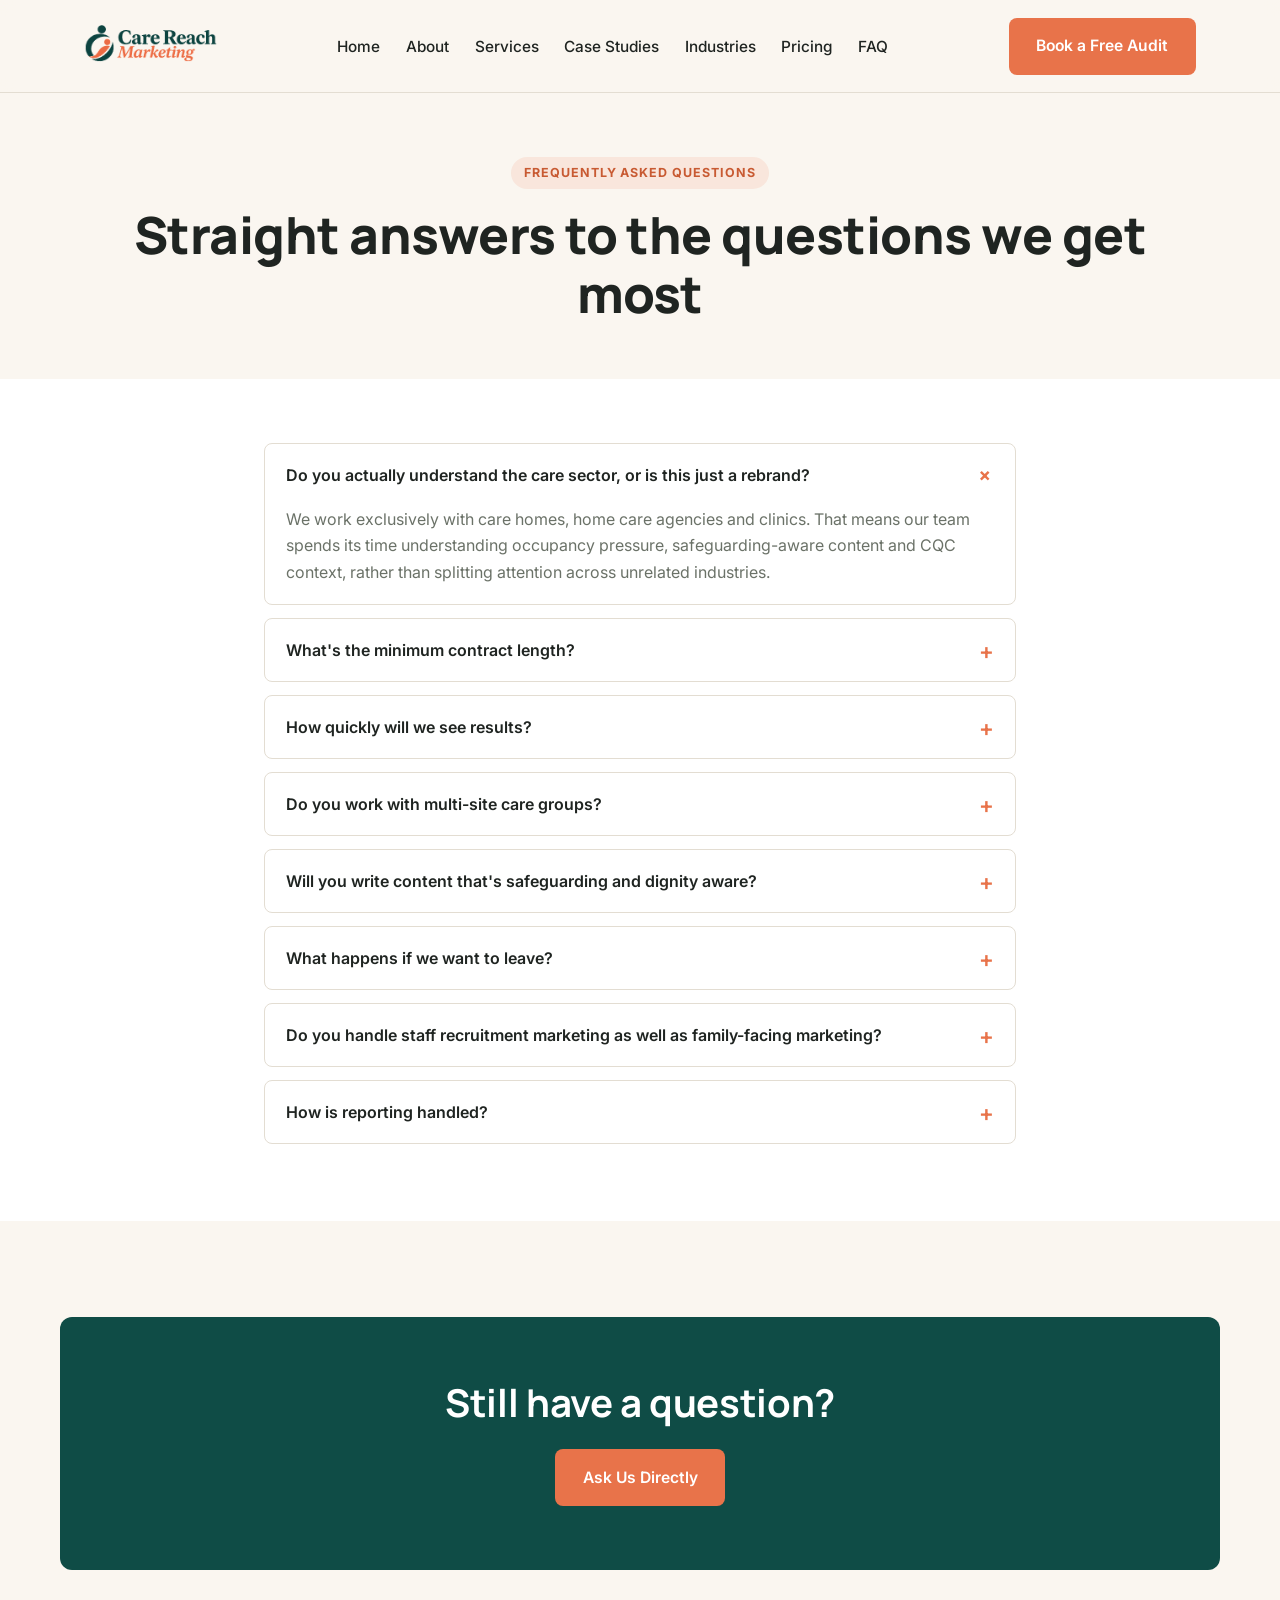
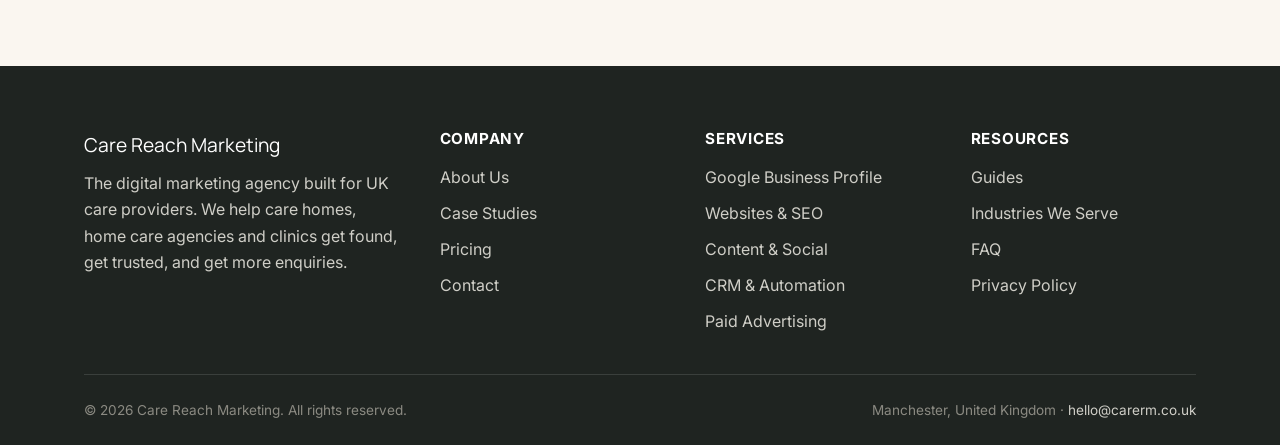
<file: faq.html>
<!DOCTYPE html>
<html lang="en-GB">
<head>
<meta charset="UTF-8">
<meta name="viewport" content="width=device-width, initial-scale=1.0">
<title>Care Marketing FAQs | Care Reach Marketing</title>
<meta name="description" content="Answers to common questions about working with Care Reach Marketing, including contract terms, timelines, compliance and reporting.">
<link rel="canonical" href="https://care-reach-marketing.vercel.app/faq">
<meta name="robots" content="noindex, nofollow">
<meta property="og:type" content="website">
<meta property="og:site_name" content="Care Reach Marketing">
<meta property="og:title" content="Care Marketing FAQs | Care Reach Marketing">
<meta property="og:description" content="Answers to common questions about working with Care Reach Marketing, including contract terms, timelines, compliance and reporting.">
<meta property="og:url" content="https://care-reach-marketing.vercel.app/faq">
<meta property="og:image" content="https://care-reach-marketing.vercel.app/assets/images/social-card.jpg">
<meta property="og:image:width" content="1200">
<meta property="og:image:height" content="630">
<meta property="og:locale" content="en_GB">
<meta name="twitter:card" content="summary_large_image">
<meta name="twitter:title" content="Care Marketing FAQs | Care Reach Marketing">
<meta name="twitter:description" content="Answers to common questions about working with Care Reach Marketing, including contract terms, timelines, compliance and reporting.">
<meta name="twitter:image" content="https://care-reach-marketing.vercel.app/assets/images/social-card.jpg">
<meta name="theme-color" content="#0F4C46">
<link rel="preconnect" href="https://fonts.googleapis.com">
<link rel="preconnect" href="https://fonts.gstatic.com" crossorigin>
<link href="https://fonts.googleapis.com/css2?family=Manrope:wght@500;600;700;800&family=Inter:wght@400;500;600;700&display=swap" rel="stylesheet">
<link rel="icon" href="/assets/favicon.ico" sizes="any">
<link rel="apple-touch-icon" href="/assets/apple-touch-icon.png">
<link rel="manifest" href="/site.webmanifest">
<link rel="stylesheet" href="/assets/css/styles.css">
<script>window.CRM_CONFIG={formEndpoint:"",contactEmail:"hello@carerm.co.uk"};</script>
<script type="application/ld+json">
{
  "@context": "https://schema.org",
  "@type": "ProfessionalService",
  "name": "Care Reach Marketing",
  "url": "https://care-reach-marketing.vercel.app",
  "logo": "https://care-reach-marketing.vercel.app/assets/images/logo.png",
  "image": "https://care-reach-marketing.vercel.app/assets/images/social-card.jpg",
  "description": "Digital marketing agency for UK care homes, home care agencies and private clinics.",
  "email": "hello@carerm.co.uk",
  "address": {
    "@type": "PostalAddress",
    "addressLocality": "Manchester",
    "addressCountry": "GB"
  },
  "areaServed": "GB",
  "priceRange": "££"
}
</script>
</head>
<body>
<a class="skip-link" href="#main">Skip to main content</a>
<header class="site-header">
  <div class="container header-inner">
    <a href="/" class="logo">
      <img src="/assets/images/logo.png" alt="Care Reach Marketing" class="logo-img" width="180" height="40">
    </a>
    <nav class="main-nav" aria-label="Primary">
      <ul class="nav-links" id="primary-nav">
        <li><a href="/">Home</a></li>
        <li><a href="/about">About</a></li>
        <li><a href="/services">Services</a></li>
        <li><a href="/case-studies">Case Studies</a></li>
        <li><a href="/industries">Industries</a></li>
        <li><a href="/pricing">Pricing</a></li>
        <li><a href="/faq" class="active" aria-current="page">FAQ</a></li>
        <li class="mobile-only-cta"><a href="/contact" class="btn btn-primary btn-block">Book a Free Audit</a></li>
      </ul>
    </nav>
    <div class="nav-cta">
      <a href="/contact" class="btn btn-primary">Book a Free Audit</a>
      <button class="nav-toggle" type="button" aria-label="Toggle menu" aria-expanded="false" aria-controls="primary-nav"><span></span><span></span><span></span></button>
    </div>
  </div>
</header>
<main id="main">

<section class="page-hero container">
  <span class="eyebrow">Frequently Asked Questions</span>
  <h1>Straight answers to the questions we get most</h1>
</section>

<section class="section-alt">
  <div class="container" style="max-width:800px;">
    <div class="faq-item open">
      <button class="faq-question" type="button" id="faq-q1" aria-expanded="true" aria-controls="faq-a1">Do you actually understand the care sector, or is this just a rebrand?</button>
      <div class="faq-answer" id="faq-a1" role="region" aria-labelledby="faq-q1"><p>We work exclusively with care homes, home care agencies and clinics. That means our team spends its time understanding occupancy pressure, safeguarding-aware content and CQC context, rather than splitting attention across unrelated industries.</p></div>
    </div>
    <div class="faq-item">
      <button class="faq-question" type="button" id="faq-q2" aria-expanded="false" aria-controls="faq-a2">What's the minimum contract length?</button>
      <div class="faq-answer" id="faq-a2" role="region" aria-labelledby="faq-q2"><p>Our Visibility tier has a 1-month minimum term. Growth and Partner tiers have a 3-month minimum, mainly because meaningful SEO and content results need a little runway. There's no lengthy annual lock-in by default.</p></div>
    </div>
    <div class="faq-item">
      <button class="faq-question" type="button" id="faq-q3" aria-expanded="false" aria-controls="faq-a3">How quickly will we see results?</button>
      <div class="faq-answer" id="faq-a3" role="region" aria-labelledby="faq-q3"><p>Google Business Profile improvements can show impact within a few weeks. Website and SEO work typically takes 2 to 3 months to build meaningful momentum. We'll give you honest, sector-specific timelines during your free audit rather than generic promises.</p></div>
    </div>
    <div class="faq-item">
      <button class="faq-question" type="button" id="faq-q4" aria-expanded="false" aria-controls="faq-a4">Do you work with multi-site care groups?</button>
      <div class="faq-answer" id="faq-a4" role="region" aria-labelledby="faq-q4"><p>Yes. We build a consistent group-wide structure while still optimising each individual location's local visibility. Multi-site engagements get a custom quote and a dedicated account manager.</p></div>
    </div>
    <div class="faq-item">
      <button class="faq-question" type="button" id="faq-q5" aria-expanded="false" aria-controls="faq-a5">Will you write content that's safeguarding and dignity aware?</button>
      <div class="faq-answer" id="faq-a5" role="region" aria-labelledby="faq-q5"><p>Yes, this is core to how we work. All family-facing and resident-facing content is written with dignity, consent and safeguarding front of mind, not just conversion rate.</p></div>
    </div>
    <div class="faq-item">
      <button class="faq-question" type="button" id="faq-q6" aria-expanded="false" aria-controls="faq-a6">What happens if we want to leave?</button>
      <div class="faq-answer" id="faq-a6" role="region" aria-labelledby="faq-q6"><p>Once your minimum term is up, you can cancel with 30 days' notice. We'll hand over any assets we've built, such as your website files and content calendar, in a usable format.</p></div>
    </div>
    <div class="faq-item">
      <button class="faq-question" type="button" id="faq-q7" aria-expanded="false" aria-controls="faq-a7">Do you handle staff recruitment marketing as well as family-facing marketing?</button>
      <div class="faq-answer" id="faq-a7" role="region" aria-labelledby="faq-q7"><p>Yes. Many of our clients use the same channels and content systems to support carer recruitment alongside family enquiries. We can scope this in as part of your plan.</p></div>
    </div>
    <div class="faq-item">
      <button class="faq-question" type="button" id="faq-q8" aria-expanded="false" aria-controls="faq-a8">How is reporting handled?</button>
      <div class="faq-answer" id="faq-a8" role="region" aria-labelledby="faq-q8"><p>You'll get a plain-English monthly report covering enquiries, visibility and campaign performance, plus a call with your named account contact to talk through what it means.</p></div>
    </div>
  </div>
</section>

<section class="section">
  <div class="container cta-band">
    <h2>Still have a question?</h2>
    <div class="hero-actions" style="justify-content:center;">
      <a href="/contact" class="btn btn-primary">Ask Us Directly</a>
    </div>
  </div>
</section>
<script type="application/ld+json">
{
  "@context": "https://schema.org",
  "@type": "FAQPage",
  "mainEntity": [
    {
      "@type": "Question",
      "name": "Do you actually understand the care sector, or is this just a rebrand?",
      "acceptedAnswer": { "@type": "Answer", "text": "We work exclusively with care homes, home care agencies and clinics. That means our team spends its time understanding occupancy pressure, safeguarding-aware content and CQC context, rather than splitting attention across unrelated industries." }
    },
    {
      "@type": "Question",
      "name": "What's the minimum contract length?",
      "acceptedAnswer": { "@type": "Answer", "text": "Our Visibility tier has a 1-month minimum term. Growth and Partner tiers have a 3-month minimum, mainly because meaningful SEO and content results need a little runway. There's no lengthy annual lock-in by default." }
    },
    {
      "@type": "Question",
      "name": "How quickly will we see results?",
      "acceptedAnswer": { "@type": "Answer", "text": "Google Business Profile improvements can show impact within a few weeks. Website and SEO work typically takes 2 to 3 months to build meaningful momentum. We'll give you honest, sector-specific timelines during your free audit rather than generic promises." }
    },
    {
      "@type": "Question",
      "name": "Do you work with multi-site care groups?",
      "acceptedAnswer": { "@type": "Answer", "text": "Yes. We build a consistent group-wide structure while still optimising each individual location's local visibility. Multi-site engagements get a custom quote and a dedicated account manager." }
    },
    {
      "@type": "Question",
      "name": "Will you write content that's safeguarding and dignity aware?",
      "acceptedAnswer": { "@type": "Answer", "text": "Yes, this is core to how we work. All family-facing and resident-facing content is written with dignity, consent and safeguarding front of mind, not just conversion rate." }
    },
    {
      "@type": "Question",
      "name": "What happens if we want to leave?",
      "acceptedAnswer": { "@type": "Answer", "text": "Once your minimum term is up, you can cancel with 30 days' notice. We'll hand over any assets we've built, such as your website files and content calendar, in a usable format." }
    },
    {
      "@type": "Question",
      "name": "Do you handle staff recruitment marketing as well as family-facing marketing?",
      "acceptedAnswer": { "@type": "Answer", "text": "Yes. Many of our clients use the same channels and content systems to support carer recruitment alongside family enquiries. We can scope this in as part of your plan." }
    },
    {
      "@type": "Question",
      "name": "How is reporting handled?",
      "acceptedAnswer": { "@type": "Answer", "text": "You'll get a plain-English monthly report covering enquiries, visibility and campaign performance, plus a call with your named account contact to talk through what it means." }
    }
  ]
}
</script>
</main>
<footer class="site-footer">
  <div class="container">
    <div class="footer-grid">
      <div>
        <div class="footer-logo">Care Reach Marketing</div>
        <p>The digital marketing agency built for UK care providers. We help care homes, home care agencies and clinics get found, get trusted, and get more enquiries.</p>
      </div>
      <div>
        <h4>Company</h4>
        <ul class="footer-links">
          <li><a href="/about">About Us</a></li>
          <li><a href="/case-studies">Case Studies</a></li>
          <li><a href="/pricing">Pricing</a></li>
          <li><a href="/contact">Contact</a></li>
        </ul>
      </div>
      <div>
        <h4>Services</h4>
        <ul class="footer-links">
          <li><a href="/services">Google Business Profile</a></li>
          <li><a href="/services">Websites &amp; SEO</a></li>
          <li><a href="/services">Content &amp; Social</a></li>
          <li><a href="/services">CRM &amp; Automation</a></li>
          <li><a href="/services">Paid Advertising</a></li>
        </ul>
      </div>
      <div>
        <h4>Resources</h4>
        <ul class="footer-links">
          <li><a href="/resources">Guides</a></li>
          <li><a href="/industries">Industries We Serve</a></li>
          <li><a href="/faq">FAQ</a></li>
          <li><a href="/privacy">Privacy Policy</a></li>
        </ul>
      </div>
    </div>
    <div class="footer-bottom">
      <span>&copy; 2026 Care Reach Marketing. All rights reserved.</span>
      <span>Manchester, United Kingdom &middot; <a href="mailto:hello@carerm.co.uk">hello@carerm.co.uk</a></span>
    </div>
  </div>
</footer>
<script src="/assets/js/main.js"></script>
</body>
</html>
</file>
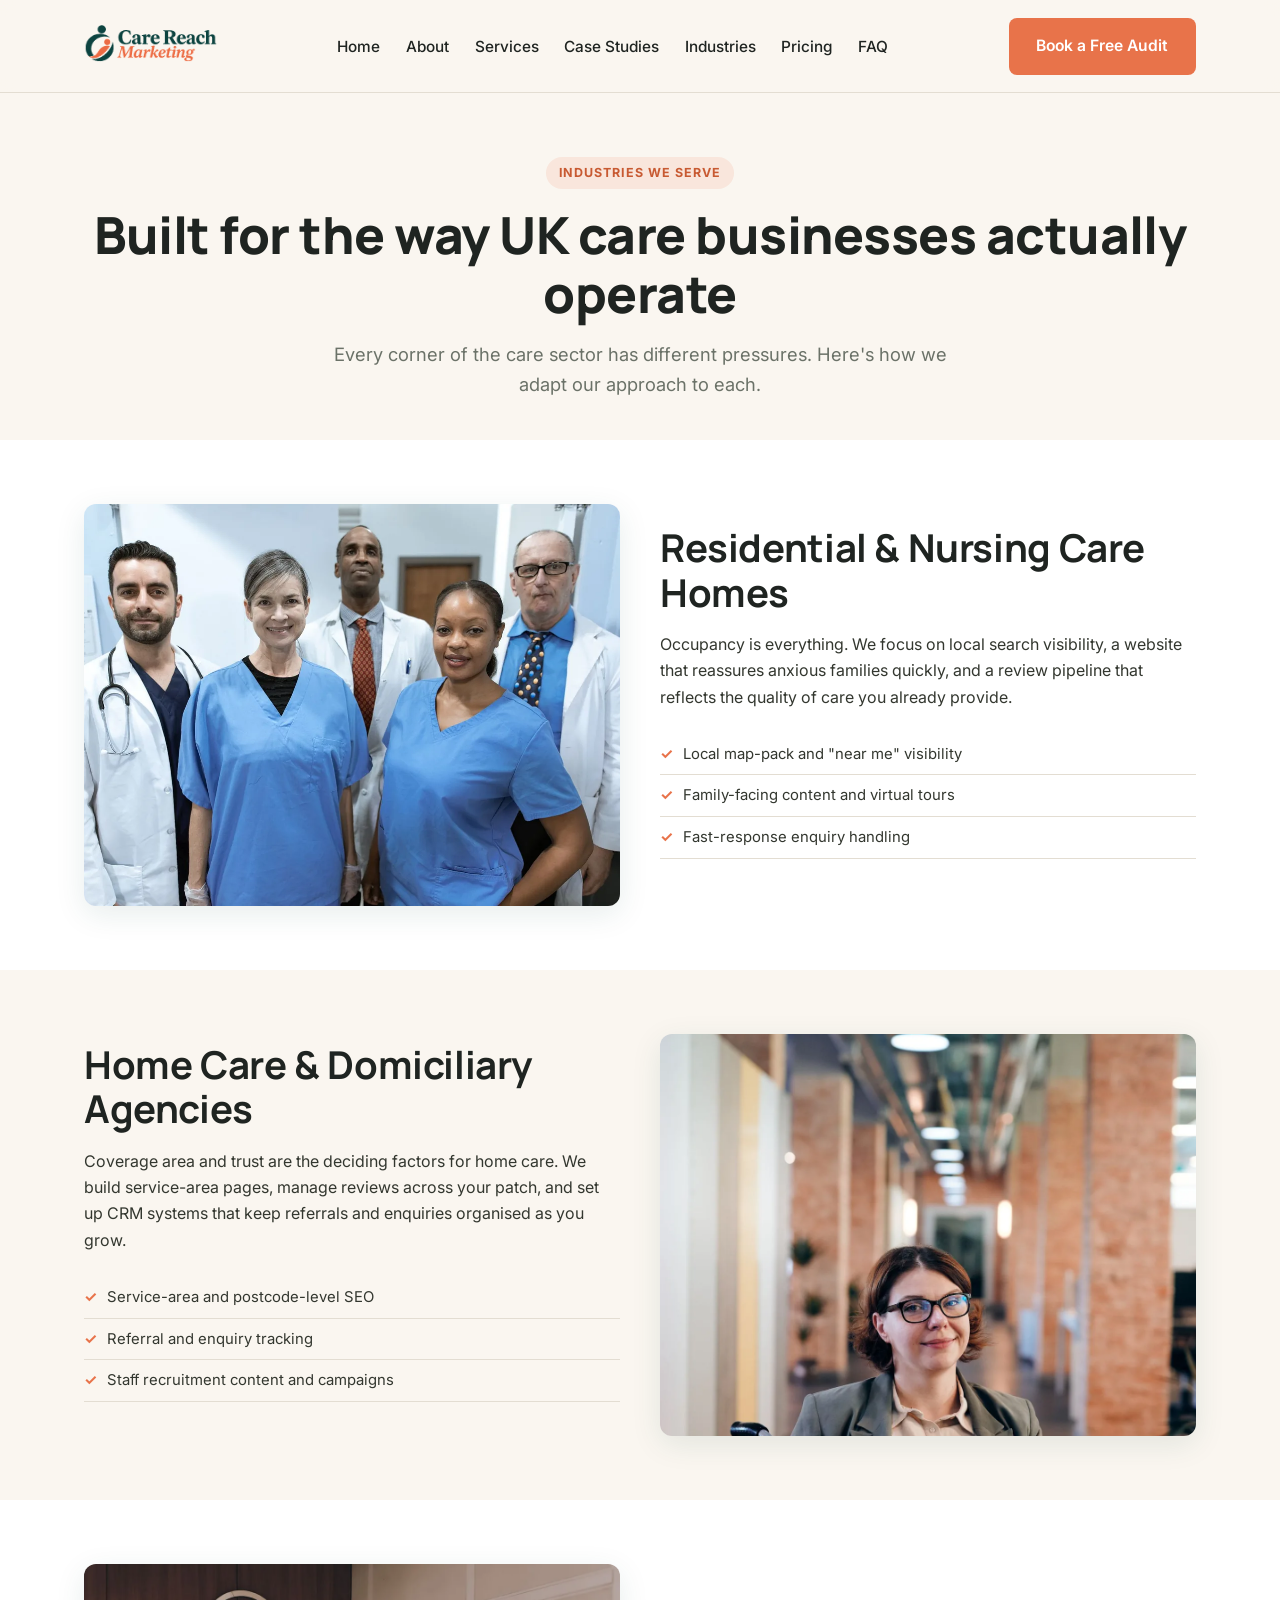
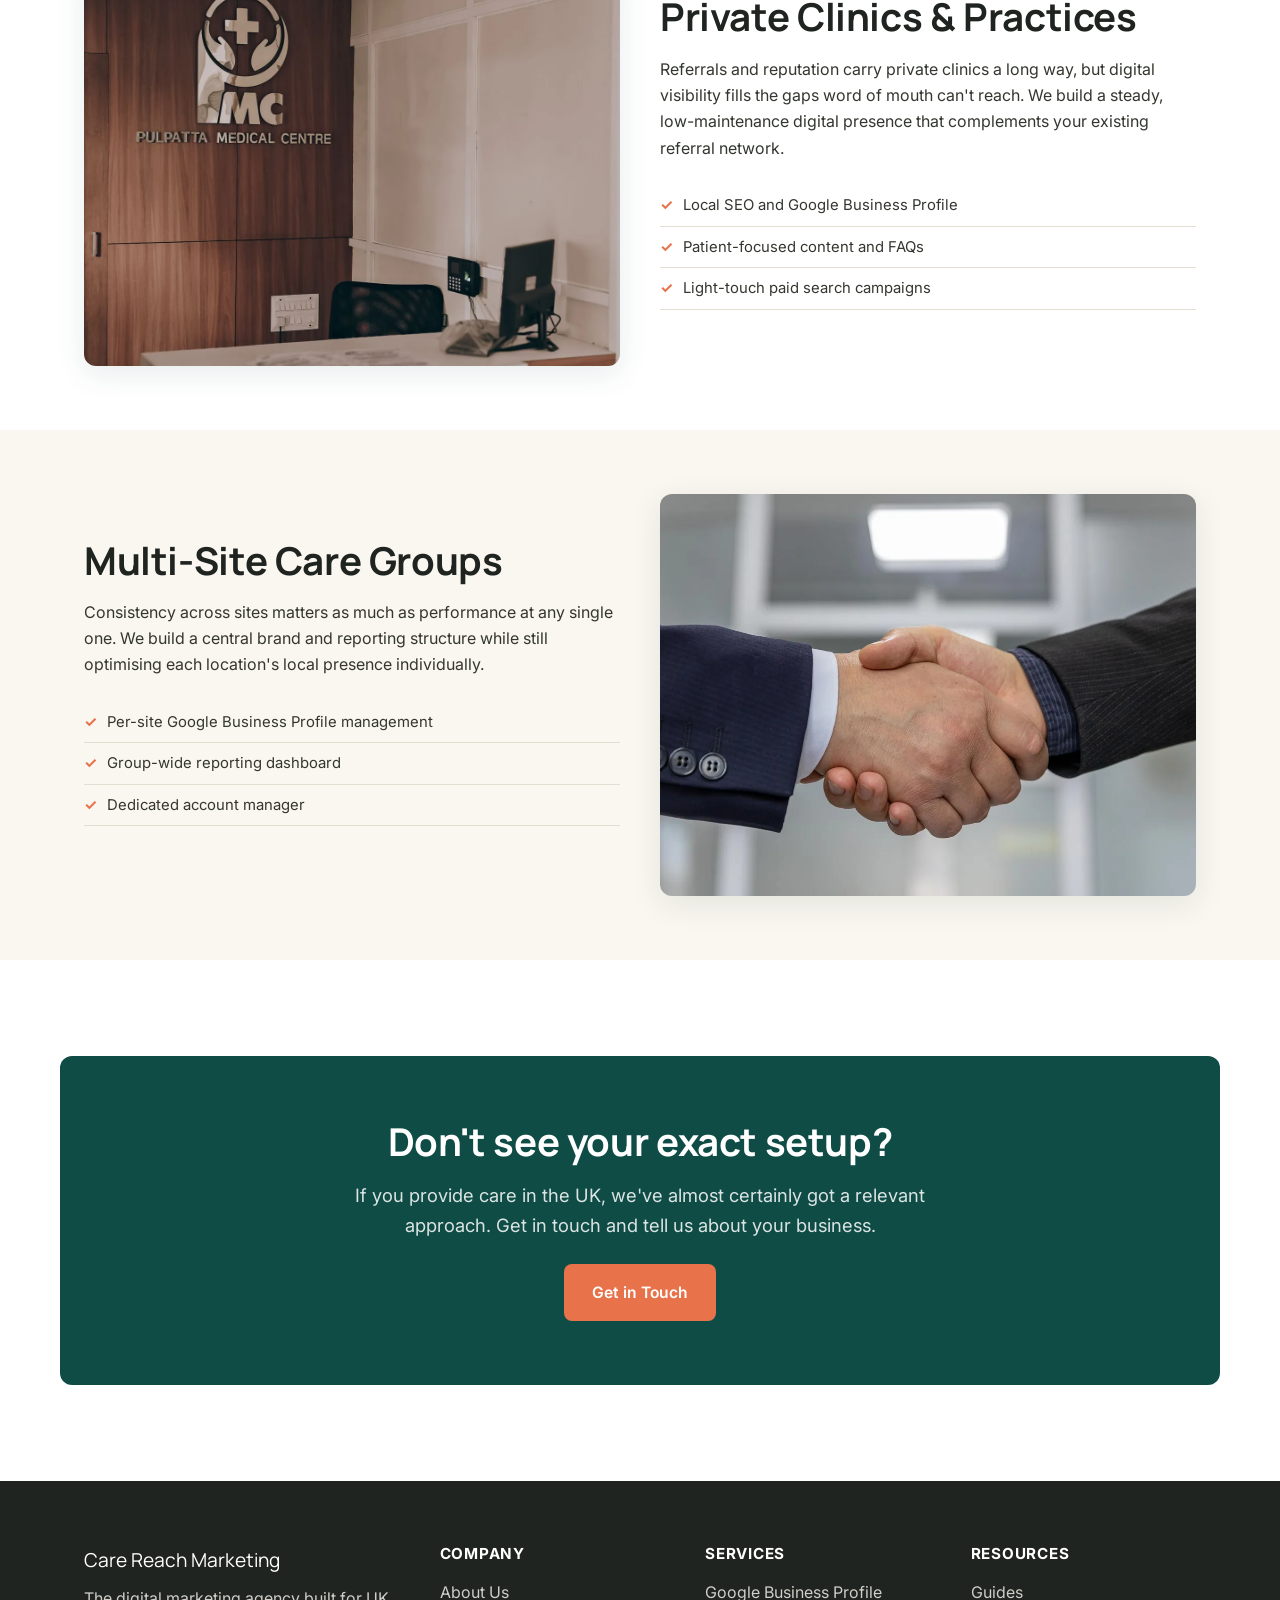
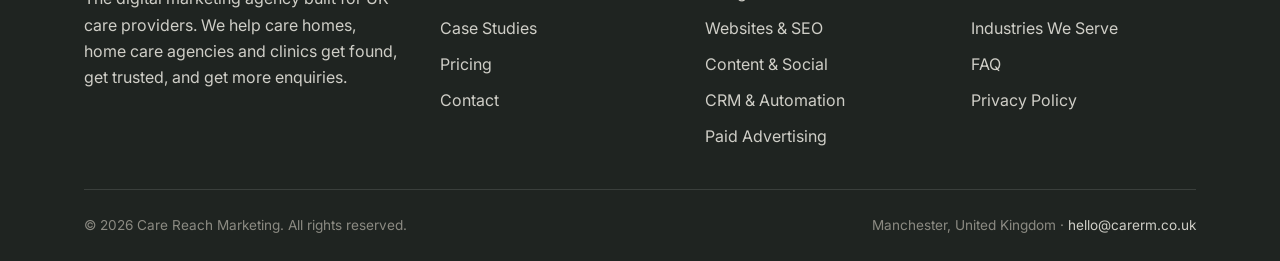
<file: industries.html>
<!DOCTYPE html>
<html lang="en-GB">
<head>
<meta charset="UTF-8">
<meta name="viewport" content="width=device-width, initial-scale=1.0">
<title>Care Marketing by Sector | Care Reach Marketing</title>
<meta name="description" content="Tailored digital marketing for residential care homes, home care agencies, private clinics and multi-site care groups across the UK.">
<link rel="canonical" href="https://care-reach-marketing.vercel.app/industries">
<meta name="robots" content="noindex, nofollow">
<meta property="og:type" content="website">
<meta property="og:site_name" content="Care Reach Marketing">
<meta property="og:title" content="Care Marketing by Sector | Care Reach Marketing">
<meta property="og:description" content="Tailored digital marketing for residential care homes, home care agencies, private clinics and multi-site care groups across the UK.">
<meta property="og:url" content="https://care-reach-marketing.vercel.app/industries">
<meta property="og:image" content="https://care-reach-marketing.vercel.app/assets/images/social-card.jpg">
<meta property="og:image:width" content="1200">
<meta property="og:image:height" content="630">
<meta property="og:locale" content="en_GB">
<meta name="twitter:card" content="summary_large_image">
<meta name="twitter:title" content="Care Marketing by Sector | Care Reach Marketing">
<meta name="twitter:description" content="Tailored digital marketing for residential care homes, home care agencies, private clinics and multi-site care groups across the UK.">
<meta name="twitter:image" content="https://care-reach-marketing.vercel.app/assets/images/social-card.jpg">
<meta name="theme-color" content="#0F4C46">
<link rel="preconnect" href="https://fonts.googleapis.com">
<link rel="preconnect" href="https://fonts.gstatic.com" crossorigin>
<link href="https://fonts.googleapis.com/css2?family=Manrope:wght@500;600;700;800&family=Inter:wght@400;500;600;700&display=swap" rel="stylesheet">
<link rel="icon" href="/assets/favicon.ico" sizes="any">
<link rel="apple-touch-icon" href="/assets/apple-touch-icon.png">
<link rel="manifest" href="/site.webmanifest">
<link rel="stylesheet" href="/assets/css/styles.css">
<script>window.CRM_CONFIG={formEndpoint:"",contactEmail:"hello@carerm.co.uk"};</script>
<script type="application/ld+json">
{
  "@context": "https://schema.org",
  "@type": "ProfessionalService",
  "name": "Care Reach Marketing",
  "url": "https://care-reach-marketing.vercel.app",
  "logo": "https://care-reach-marketing.vercel.app/assets/images/logo.png",
  "image": "https://care-reach-marketing.vercel.app/assets/images/social-card.jpg",
  "description": "Digital marketing agency for UK care homes, home care agencies and private clinics.",
  "email": "hello@carerm.co.uk",
  "address": {
    "@type": "PostalAddress",
    "addressLocality": "Manchester",
    "addressCountry": "GB"
  },
  "areaServed": "GB",
  "priceRange": "££"
}
</script>
</head>
<body>
<a class="skip-link" href="#main">Skip to main content</a>
<header class="site-header">
  <div class="container header-inner">
    <a href="/" class="logo">
      <img src="/assets/images/logo.png" alt="Care Reach Marketing" class="logo-img" width="180" height="40">
    </a>
    <nav class="main-nav" aria-label="Primary">
      <ul class="nav-links" id="primary-nav">
        <li><a href="/">Home</a></li>
        <li><a href="/about">About</a></li>
        <li><a href="/services">Services</a></li>
        <li><a href="/case-studies">Case Studies</a></li>
        <li><a href="/industries" class="active" aria-current="page">Industries</a></li>
        <li><a href="/pricing">Pricing</a></li>
        <li><a href="/faq">FAQ</a></li>
        <li class="mobile-only-cta"><a href="/contact" class="btn btn-primary btn-block">Book a Free Audit</a></li>
      </ul>
    </nav>
    <div class="nav-cta">
      <a href="/contact" class="btn btn-primary">Book a Free Audit</a>
      <button class="nav-toggle" type="button" aria-label="Toggle menu" aria-expanded="false" aria-controls="primary-nav"><span></span><span></span><span></span></button>
    </div>
  </div>
</header>
<main id="main">

<section class="page-hero container">
  <span class="eyebrow">Industries We Serve</span>
  <h1>Built for the way UK care businesses actually operate</h1>
  <p class="lede center">Every corner of the care sector has different pressures. Here's how we adapt our approach to each.</p>
</section>

<section class="section-alt section-sm">
  <div class="container grid grid-2" style="align-items:center;">
    <img src="/assets/images/healthcare-professionals.webp" alt="Staff team at a residential care home" style="border-radius:12px;box-shadow:var(--shadow-md);" width="1200" height="800" loading="lazy" decoding="async">
    <div>
      <h2>Residential &amp; Nursing Care Homes</h2>
      <p>Occupancy is everything. We focus on local search visibility, a website that reassures anxious families quickly, and a review pipeline that reflects the quality of care you already provide.</p>
      <ul class="price-features">
        <li>Local map-pack and "near me" visibility</li>
        <li>Family-facing content and virtual tours</li>
        <li>Fast-response enquiry handling</li>
      </ul>
    </div>
  </div>
</section>

<section class="section-sm">
  <div class="container grid grid-2" style="align-items:center;">
    <div>
      <h2>Home Care &amp; Domiciliary Agencies</h2>
      <p>Coverage area and trust are the deciding factors for home care. We build service-area pages, manage reviews across your patch, and set up CRM systems that keep referrals and enquiries organised as you grow.</p>
      <ul class="price-features">
        <li>Service-area and postcode-level SEO</li>
        <li>Referral and enquiry tracking</li>
        <li>Staff recruitment content and campaigns</li>
      </ul>
    </div>
    <img src="/assets/images/wheelchair-woman.webp" alt="A home care client receiving support" style="border-radius:12px;box-shadow:var(--shadow-md);" width="1200" height="1800" loading="lazy" decoding="async">
  </div>
</section>

<section class="section-alt section-sm">
  <div class="container grid grid-2" style="align-items:center;">
    <img src="/assets/images/reception-interior.webp" alt="Modern private clinic reception area" style="border-radius:12px;box-shadow:var(--shadow-md);" width="1200" height="1600" loading="lazy" decoding="async">
    <div>
      <h2>Private Clinics &amp; Practices</h2>
      <p>Referrals and reputation carry private clinics a long way, but digital visibility fills the gaps word of mouth can't reach. We build a steady, low-maintenance digital presence that complements your existing referral network.</p>
      <ul class="price-features">
        <li>Local SEO and Google Business Profile</li>
        <li>Patient-focused content and FAQs</li>
        <li>Light-touch paid search campaigns</li>
      </ul>
    </div>
  </div>
</section>

<section class="section-sm">
  <div class="container grid grid-2" style="align-items:center;">
    <div>
      <h2>Multi-Site Care Groups</h2>
      <p>Consistency across sites matters as much as performance at any single one. We build a central brand and reporting structure while still optimising each location's local presence individually.</p>
      <ul class="price-features">
        <li>Per-site Google Business Profile management</li>
        <li>Group-wide reporting dashboard</li>
        <li>Dedicated account manager</li>
      </ul>
    </div>
    <img src="/assets/images/handshake-partnership.webp" alt="Care group leadership agreeing on a marketing partnership" style="border-radius:12px;box-shadow:var(--shadow-md);" width="1200" height="800" loading="lazy" decoding="async">
  </div>
</section>

<section class="section section-alt">
  <div class="container cta-band">
    <h2>Don't see your exact setup?</h2>
    <p class="lede center" style="color:rgba(255,255,255,0.85);">If you provide care in the UK, we've almost certainly got a relevant approach. Get in touch and tell us about your business.</p>
    <div class="hero-actions" style="justify-content:center;">
      <a href="/contact" class="btn btn-primary">Get in Touch</a>
    </div>
  </div>
</section>
</main>
<footer class="site-footer">
  <div class="container">
    <div class="footer-grid">
      <div>
        <div class="footer-logo">Care Reach Marketing</div>
        <p>The digital marketing agency built for UK care providers. We help care homes, home care agencies and clinics get found, get trusted, and get more enquiries.</p>
      </div>
      <div>
        <h4>Company</h4>
        <ul class="footer-links">
          <li><a href="/about">About Us</a></li>
          <li><a href="/case-studies">Case Studies</a></li>
          <li><a href="/pricing">Pricing</a></li>
          <li><a href="/contact">Contact</a></li>
        </ul>
      </div>
      <div>
        <h4>Services</h4>
        <ul class="footer-links">
          <li><a href="/services">Google Business Profile</a></li>
          <li><a href="/services">Websites &amp; SEO</a></li>
          <li><a href="/services">Content &amp; Social</a></li>
          <li><a href="/services">CRM &amp; Automation</a></li>
          <li><a href="/services">Paid Advertising</a></li>
        </ul>
      </div>
      <div>
        <h4>Resources</h4>
        <ul class="footer-links">
          <li><a href="/resources">Guides</a></li>
          <li><a href="/industries">Industries We Serve</a></li>
          <li><a href="/faq">FAQ</a></li>
          <li><a href="/privacy">Privacy Policy</a></li>
        </ul>
      </div>
    </div>
    <div class="footer-bottom">
      <span>&copy; 2026 Care Reach Marketing. All rights reserved.</span>
      <span>Manchester, United Kingdom &middot; <a href="mailto:hello@carerm.co.uk">hello@carerm.co.uk</a></span>
    </div>
  </div>
</footer>
<script src="/assets/js/main.js"></script>
</body>
</html>
</file>
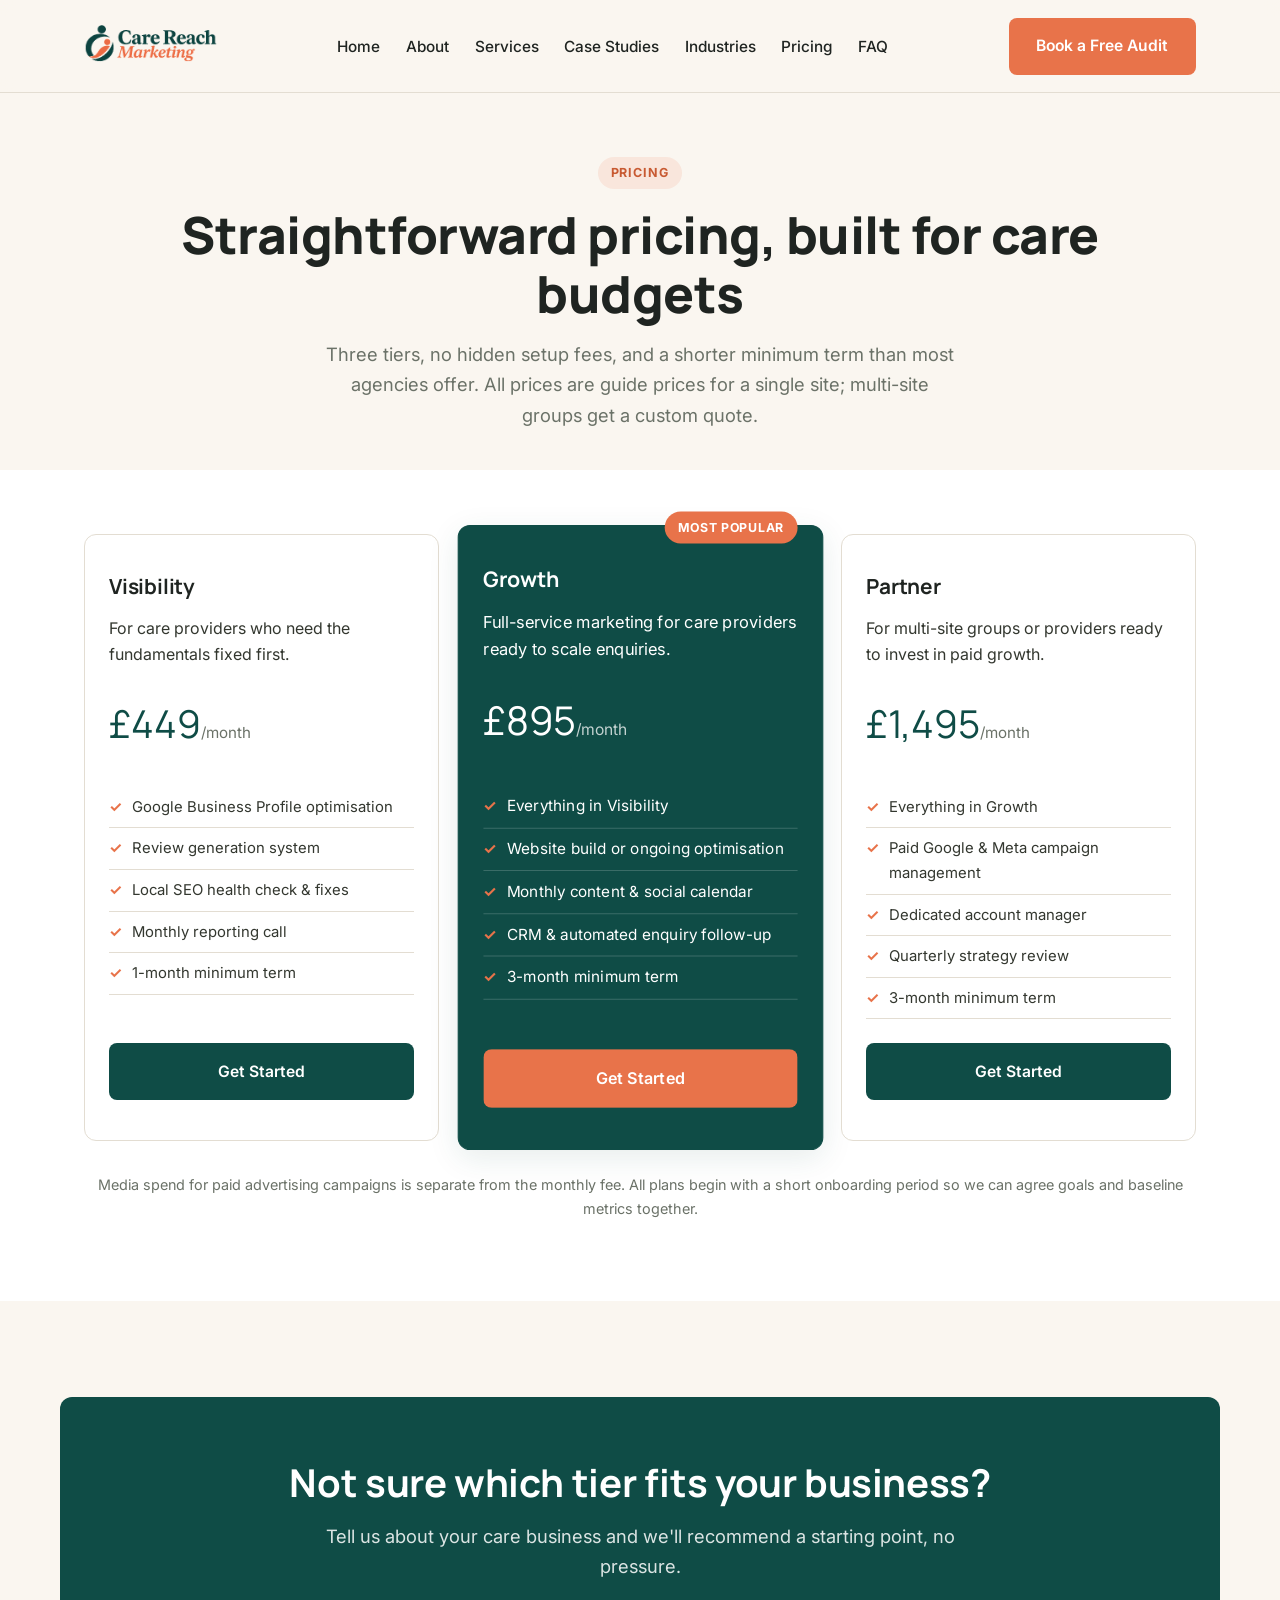
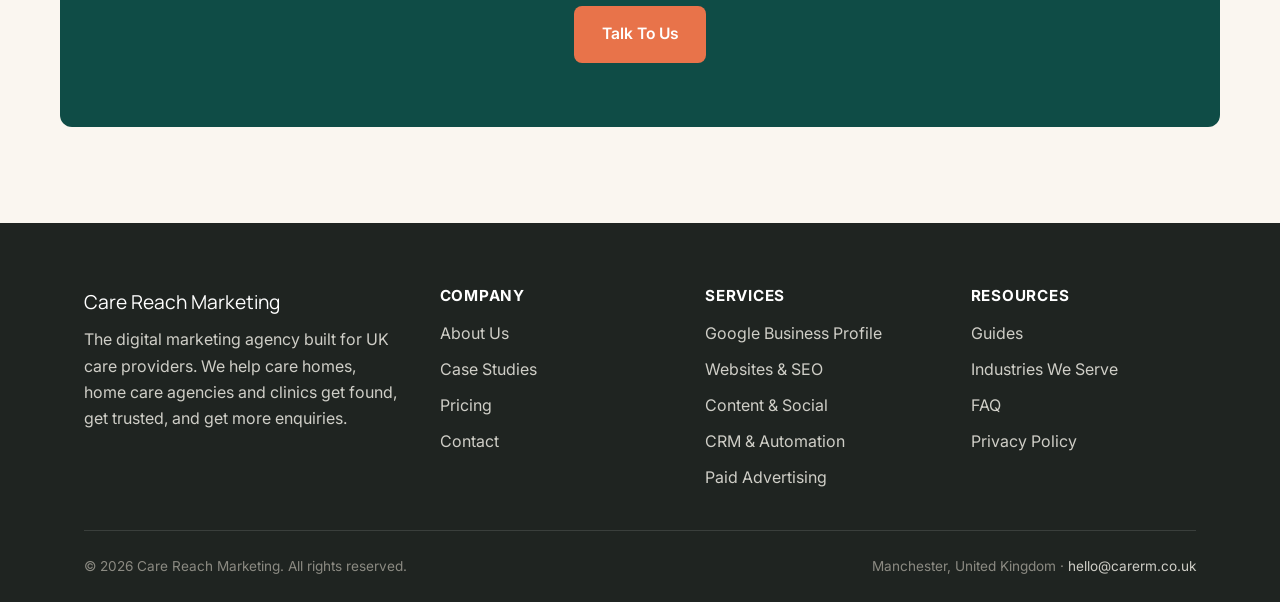
<file: pricing.html>
<!DOCTYPE html>
<html lang="en-GB">
<head>
<meta charset="UTF-8">
<meta name="viewport" content="width=device-width, initial-scale=1.0">
<title>Care Marketing Pricing & Packages | Care Reach Marketing</title>
<meta name="description" content="Three transparent pricing tiers for UK care providers, from £449/month. No hidden setup fees, short minimum terms. Compare plans and get started.">
<link rel="canonical" href="https://care-reach-marketing.vercel.app/pricing">
<meta name="robots" content="noindex, nofollow">
<meta property="og:type" content="website">
<meta property="og:site_name" content="Care Reach Marketing">
<meta property="og:title" content="Care Marketing Pricing & Packages | Care Reach Marketing">
<meta property="og:description" content="Three transparent pricing tiers for UK care providers, from £449/month. No hidden setup fees, short minimum terms. Compare plans and get started.">
<meta property="og:url" content="https://care-reach-marketing.vercel.app/pricing">
<meta property="og:image" content="https://care-reach-marketing.vercel.app/assets/images/social-card.jpg">
<meta property="og:image:width" content="1200">
<meta property="og:image:height" content="630">
<meta property="og:locale" content="en_GB">
<meta name="twitter:card" content="summary_large_image">
<meta name="twitter:title" content="Care Marketing Pricing & Packages | Care Reach Marketing">
<meta name="twitter:description" content="Three transparent pricing tiers for UK care providers, from £449/month. No hidden setup fees, short minimum terms. Compare plans and get started.">
<meta name="twitter:image" content="https://care-reach-marketing.vercel.app/assets/images/social-card.jpg">
<meta name="theme-color" content="#0F4C46">
<link rel="preconnect" href="https://fonts.googleapis.com">
<link rel="preconnect" href="https://fonts.gstatic.com" crossorigin>
<link href="https://fonts.googleapis.com/css2?family=Manrope:wght@500;600;700;800&family=Inter:wght@400;500;600;700&display=swap" rel="stylesheet">
<link rel="icon" href="/assets/favicon.ico" sizes="any">
<link rel="apple-touch-icon" href="/assets/apple-touch-icon.png">
<link rel="manifest" href="/site.webmanifest">
<link rel="stylesheet" href="/assets/css/styles.css">
<script>window.CRM_CONFIG={formEndpoint:"",contactEmail:"hello@carerm.co.uk"};</script>
<script type="application/ld+json">
{
  "@context": "https://schema.org",
  "@type": "ProfessionalService",
  "name": "Care Reach Marketing",
  "url": "https://care-reach-marketing.vercel.app",
  "logo": "https://care-reach-marketing.vercel.app/assets/images/logo.png",
  "image": "https://care-reach-marketing.vercel.app/assets/images/social-card.jpg",
  "description": "Digital marketing agency for UK care homes, home care agencies and private clinics.",
  "email": "hello@carerm.co.uk",
  "address": {
    "@type": "PostalAddress",
    "addressLocality": "Manchester",
    "addressCountry": "GB"
  },
  "areaServed": "GB",
  "priceRange": "££"
}
</script>
</head>
<body>
<a class="skip-link" href="#main">Skip to main content</a>
<header class="site-header">
  <div class="container header-inner">
    <a href="/" class="logo">
      <img src="/assets/images/logo.png" alt="Care Reach Marketing" class="logo-img" width="180" height="40">
    </a>
    <nav class="main-nav" aria-label="Primary">
      <ul class="nav-links" id="primary-nav">
        <li><a href="/">Home</a></li>
        <li><a href="/about">About</a></li>
        <li><a href="/services">Services</a></li>
        <li><a href="/case-studies">Case Studies</a></li>
        <li><a href="/industries">Industries</a></li>
        <li><a href="/pricing" class="active" aria-current="page">Pricing</a></li>
        <li><a href="/faq">FAQ</a></li>
        <li class="mobile-only-cta"><a href="/contact" class="btn btn-primary btn-block">Book a Free Audit</a></li>
      </ul>
    </nav>
    <div class="nav-cta">
      <a href="/contact" class="btn btn-primary">Book a Free Audit</a>
      <button class="nav-toggle" type="button" aria-label="Toggle menu" aria-expanded="false" aria-controls="primary-nav"><span></span><span></span><span></span></button>
    </div>
  </div>
</header>
<main id="main">

<section class="page-hero container">
  <span class="eyebrow">Pricing</span>
  <h1>Straightforward pricing, built for care budgets</h1>
  <p class="lede center">Three tiers, no hidden setup fees, and a shorter minimum term than most agencies offer. All prices are guide prices for a single site; multi-site groups get a custom quote.</p>
</section>

<section class="section-alt">
  <div class="container">
    <div class="pricing-grid">
      <div class="pricing-card">
        <h3>Visibility</h3>
        <p>For care providers who need the fundamentals fixed first.</p>
        <div class="price">&pound;449<span>/month</span></div>
        <ul class="price-features">
          <li>Google Business Profile optimisation</li>
          <li>Review generation system</li>
          <li>Local SEO health check &amp; fixes</li>
          <li>Monthly reporting call</li>
          <li>1-month minimum term</li>
        </ul>
        <a href="/contact" class="btn btn-dark btn-block">Get Started</a>
      </div>
      <div class="pricing-card featured">
        <span class="pricing-badge">Most Popular</span>
        <h3>Growth</h3>
        <p>Full-service marketing for care providers ready to scale enquiries.</p>
        <div class="price">&pound;895<span>/month</span></div>
        <ul class="price-features">
          <li>Everything in Visibility</li>
          <li>Website build or ongoing optimisation</li>
          <li>Monthly content &amp; social calendar</li>
          <li>CRM &amp; automated enquiry follow-up</li>
          <li>3-month minimum term</li>
        </ul>
        <a href="/contact" class="btn btn-primary btn-block">Get Started</a>
      </div>
      <div class="pricing-card">
        <h3>Partner</h3>
        <p>For multi-site groups or providers ready to invest in paid growth.</p>
        <div class="price">&pound;1,495<span>/month</span></div>
        <ul class="price-features">
          <li>Everything in Growth</li>
          <li>Paid Google &amp; Meta campaign management</li>
          <li>Dedicated account manager</li>
          <li>Quarterly strategy review</li>
          <li>3-month minimum term</li>
        </ul>
        <a href="/contact" class="btn btn-dark btn-block">Get Started</a>
      </div>
    </div>
    <p class="text-center" style="margin-top:2rem;color:var(--color-text-muted);font-size:0.9rem;">Media spend for paid advertising campaigns is separate from the monthly fee. All plans begin with a short onboarding period so we can agree goals and baseline metrics together.</p>
  </div>
</section>

<section class="section">
  <div class="container cta-band">
    <h2>Not sure which tier fits your business?</h2>
    <p class="lede center" style="color:rgba(255,255,255,0.85);">Tell us about your care business and we'll recommend a starting point, no pressure.</p>
    <div class="hero-actions" style="justify-content:center;">
      <a href="/contact" class="btn btn-primary">Talk To Us</a>
    </div>
  </div>
</section>
</main>
<footer class="site-footer">
  <div class="container">
    <div class="footer-grid">
      <div>
        <div class="footer-logo">Care Reach Marketing</div>
        <p>The digital marketing agency built for UK care providers. We help care homes, home care agencies and clinics get found, get trusted, and get more enquiries.</p>
      </div>
      <div>
        <h4>Company</h4>
        <ul class="footer-links">
          <li><a href="/about">About Us</a></li>
          <li><a href="/case-studies">Case Studies</a></li>
          <li><a href="/pricing">Pricing</a></li>
          <li><a href="/contact">Contact</a></li>
        </ul>
      </div>
      <div>
        <h4>Services</h4>
        <ul class="footer-links">
          <li><a href="/services">Google Business Profile</a></li>
          <li><a href="/services">Websites &amp; SEO</a></li>
          <li><a href="/services">Content &amp; Social</a></li>
          <li><a href="/services">CRM &amp; Automation</a></li>
          <li><a href="/services">Paid Advertising</a></li>
        </ul>
      </div>
      <div>
        <h4>Resources</h4>
        <ul class="footer-links">
          <li><a href="/resources">Guides</a></li>
          <li><a href="/industries">Industries We Serve</a></li>
          <li><a href="/faq">FAQ</a></li>
          <li><a href="/privacy">Privacy Policy</a></li>
        </ul>
      </div>
    </div>
    <div class="footer-bottom">
      <span>&copy; 2026 Care Reach Marketing. All rights reserved.</span>
      <span>Manchester, United Kingdom &middot; <a href="mailto:hello@carerm.co.uk">hello@carerm.co.uk</a></span>
    </div>
  </div>
</footer>
<script src="/assets/js/main.js"></script>
</body>
</html>
</file>
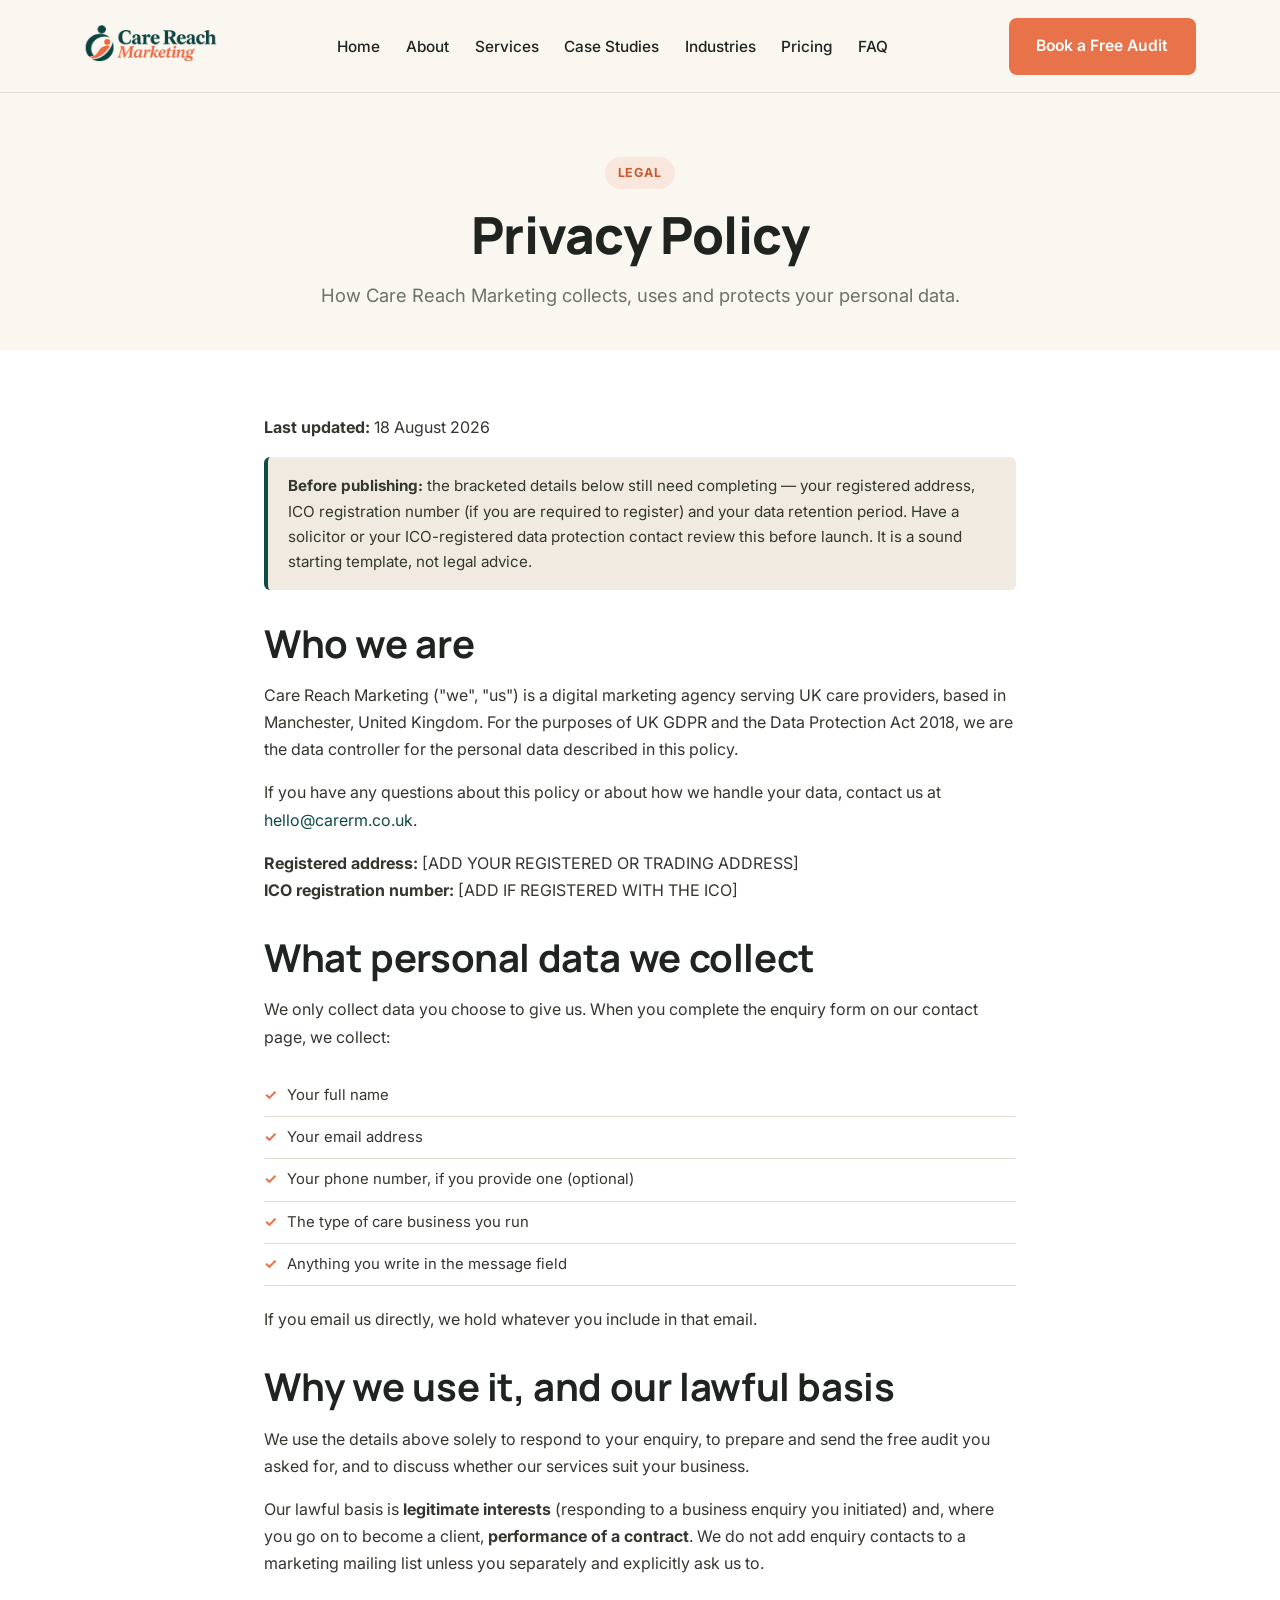
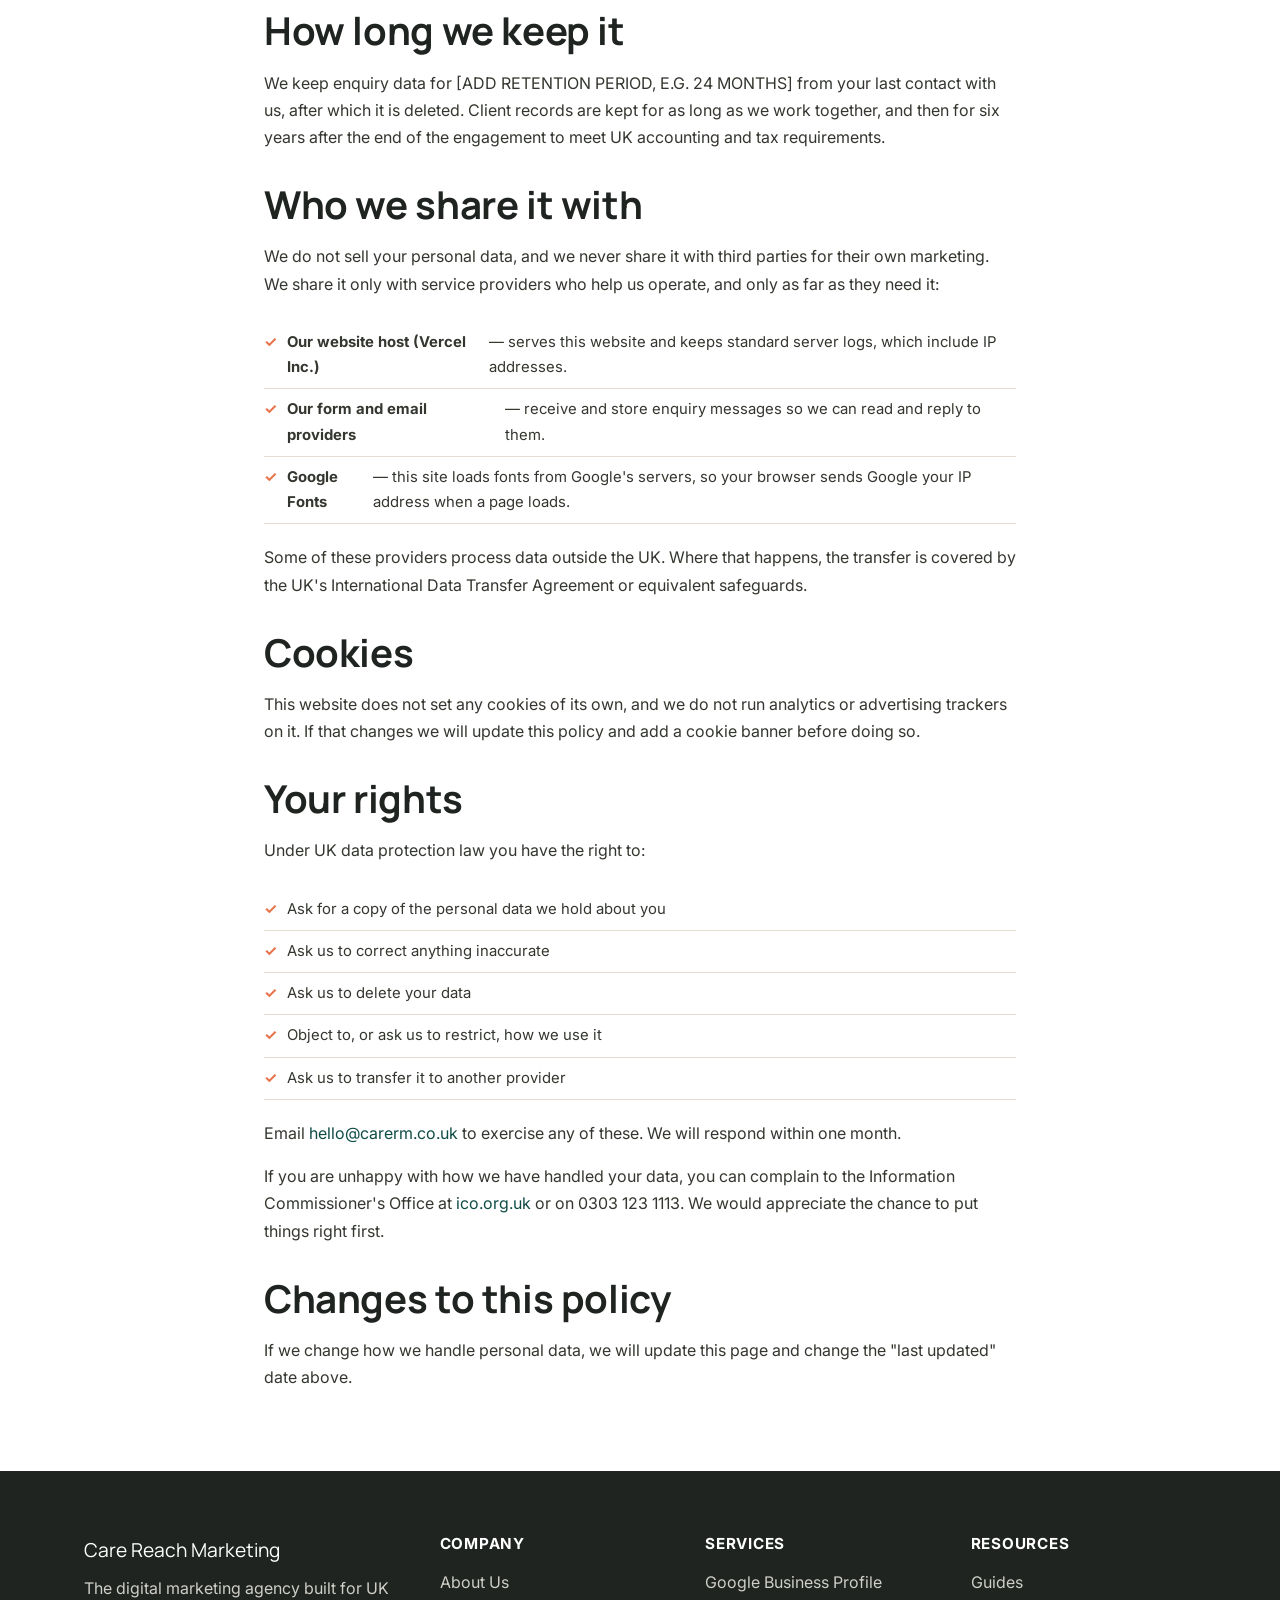
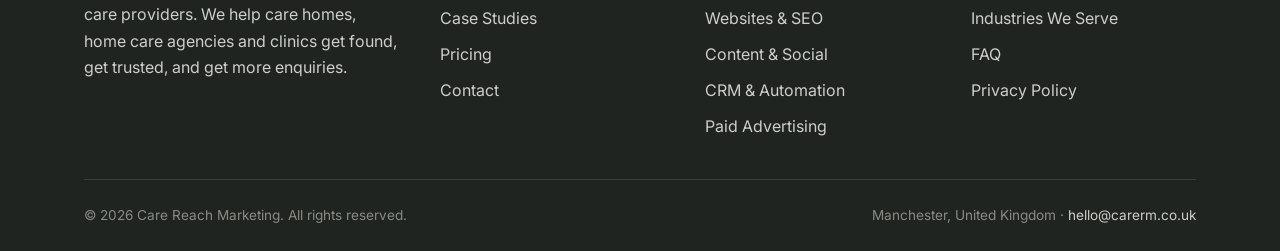
<file: privacy.html>
<!DOCTYPE html>
<html lang="en-GB">
<head>
<meta charset="UTF-8">
<meta name="viewport" content="width=device-width, initial-scale=1.0">
<title>Privacy Policy | Care Reach Marketing</title>
<meta name="description" content="How Care Reach Marketing collects, uses, stores and protects your personal data, and how to exercise your data protection rights.">
<link rel="canonical" href="https://care-reach-marketing.vercel.app/privacy">
<meta name="robots" content="noindex, nofollow">
<meta property="og:type" content="website">
<meta property="og:site_name" content="Care Reach Marketing">
<meta property="og:title" content="Privacy Policy | Care Reach Marketing">
<meta property="og:description" content="How Care Reach Marketing collects, uses, stores and protects your personal data, and how to exercise your data protection rights.">
<meta property="og:url" content="https://care-reach-marketing.vercel.app/privacy">
<meta property="og:image" content="https://care-reach-marketing.vercel.app/assets/images/social-card.jpg">
<meta property="og:image:width" content="1200">
<meta property="og:image:height" content="630">
<meta property="og:locale" content="en_GB">
<meta name="twitter:card" content="summary_large_image">
<meta name="twitter:title" content="Privacy Policy | Care Reach Marketing">
<meta name="twitter:description" content="How Care Reach Marketing collects, uses, stores and protects your personal data, and how to exercise your data protection rights.">
<meta name="twitter:image" content="https://care-reach-marketing.vercel.app/assets/images/social-card.jpg">
<meta name="theme-color" content="#0F4C46">
<link rel="preconnect" href="https://fonts.googleapis.com">
<link rel="preconnect" href="https://fonts.gstatic.com" crossorigin>
<link href="https://fonts.googleapis.com/css2?family=Manrope:wght@500;600;700;800&family=Inter:wght@400;500;600;700&display=swap" rel="stylesheet">
<link rel="icon" href="/assets/favicon.ico" sizes="any">
<link rel="apple-touch-icon" href="/assets/apple-touch-icon.png">
<link rel="manifest" href="/site.webmanifest">
<link rel="stylesheet" href="/assets/css/styles.css">
<script>window.CRM_CONFIG={formEndpoint:"",contactEmail:"hello@carerm.co.uk"};</script>
<script type="application/ld+json">
{
  "@context": "https://schema.org",
  "@type": "ProfessionalService",
  "name": "Care Reach Marketing",
  "url": "https://care-reach-marketing.vercel.app",
  "logo": "https://care-reach-marketing.vercel.app/assets/images/logo.png",
  "image": "https://care-reach-marketing.vercel.app/assets/images/social-card.jpg",
  "description": "Digital marketing agency for UK care homes, home care agencies and private clinics.",
  "email": "hello@carerm.co.uk",
  "address": {
    "@type": "PostalAddress",
    "addressLocality": "Manchester",
    "addressCountry": "GB"
  },
  "areaServed": "GB",
  "priceRange": "££"
}
</script>
</head>
<body>
<a class="skip-link" href="#main">Skip to main content</a>
<header class="site-header">
  <div class="container header-inner">
    <a href="/" class="logo">
      <img src="/assets/images/logo.png" alt="Care Reach Marketing" class="logo-img" width="180" height="40">
    </a>
    <nav class="main-nav" aria-label="Primary">
      <ul class="nav-links" id="primary-nav">
        <li><a href="/">Home</a></li>
        <li><a href="/about">About</a></li>
        <li><a href="/services">Services</a></li>
        <li><a href="/case-studies">Case Studies</a></li>
        <li><a href="/industries">Industries</a></li>
        <li><a href="/pricing">Pricing</a></li>
        <li><a href="/faq">FAQ</a></li>
        <li class="mobile-only-cta"><a href="/contact" class="btn btn-primary btn-block">Book a Free Audit</a></li>
      </ul>
    </nav>
    <div class="nav-cta">
      <a href="/contact" class="btn btn-primary">Book a Free Audit</a>
      <button class="nav-toggle" type="button" aria-label="Toggle menu" aria-expanded="false" aria-controls="primary-nav"><span></span><span></span><span></span></button>
    </div>
  </div>
</header>
<main id="main">

<section class="page-hero container">
  <span class="eyebrow">Legal</span>
  <h1>Privacy Policy</h1>
  <p class="lede center">How Care Reach Marketing collects, uses and protects your personal data.</p>
</section>

<section class="section-alt">
  <div class="container prose" style="max-width:800px;">
    <p><strong>Last updated:</strong> 18 August 2026</p>

    <div class="notice">
      <strong>Before publishing:</strong> the bracketed details below still need
      completing — your registered address, ICO registration number (if you are
      required to register) and your data retention period. Have a solicitor or
      your ICO-registered data protection contact review this before launch. It
      is a sound starting template, not legal advice.
    </div>

    <h2>Who we are</h2>
    <p>Care Reach Marketing ("we", "us") is a digital marketing agency serving UK care providers, based in Manchester, United Kingdom. For the purposes of UK GDPR and the Data Protection Act 2018, we are the data controller for the personal data described in this policy.</p>
    <p>If you have any questions about this policy or about how we handle your data, contact us at <a href="mailto:hello@carerm.co.uk">hello@carerm.co.uk</a>.</p>
    <p><strong>Registered address:</strong> [ADD YOUR REGISTERED OR TRADING ADDRESS]<br>
    <strong>ICO registration number:</strong> [ADD IF REGISTERED WITH THE ICO]</p>

    <h2>What personal data we collect</h2>
    <p>We only collect data you choose to give us. When you complete the enquiry form on our contact page, we collect:</p>
    <ul class="price-features">
      <li>Your full name</li>
      <li>Your email address</li>
      <li>Your phone number, if you provide one (optional)</li>
      <li>The type of care business you run</li>
      <li>Anything you write in the message field</li>
    </ul>
    <p>If you email us directly, we hold whatever you include in that email.</p>

    <h2>Why we use it, and our lawful basis</h2>
    <p>We use the details above solely to respond to your enquiry, to prepare and send the free audit you asked for, and to discuss whether our services suit your business.</p>
    <p>Our lawful basis is <strong>legitimate interests</strong> (responding to a business enquiry you initiated) and, where you go on to become a client, <strong>performance of a contract</strong>. We do not add enquiry contacts to a marketing mailing list unless you separately and explicitly ask us to.</p>

    <h2>How long we keep it</h2>
    <p>We keep enquiry data for [ADD RETENTION PERIOD, E.G. 24 MONTHS] from your last contact with us, after which it is deleted. Client records are kept for as long as we work together, and then for six years after the end of the engagement to meet UK accounting and tax requirements.</p>

    <h2>Who we share it with</h2>
    <p>We do not sell your personal data, and we never share it with third parties for their own marketing. We share it only with service providers who help us operate, and only as far as they need it:</p>
    <ul class="price-features">
      <li><strong>Our website host (Vercel Inc.)</strong> — serves this website and keeps standard server logs, which include IP addresses.</li>
      <li><strong>Our form and email providers</strong> — receive and store enquiry messages so we can read and reply to them.</li>
      <li><strong>Google Fonts</strong> — this site loads fonts from Google's servers, so your browser sends Google your IP address when a page loads.</li>
    </ul>
    <p>Some of these providers process data outside the UK. Where that happens, the transfer is covered by the UK's International Data Transfer Agreement or equivalent safeguards.</p>

    <h2>Cookies</h2>
    <p>This website does not set any cookies of its own, and we do not run analytics or advertising trackers on it. If that changes we will update this policy and add a cookie banner before doing so.</p>

    <h2>Your rights</h2>
    <p>Under UK data protection law you have the right to:</p>
    <ul class="price-features">
      <li>Ask for a copy of the personal data we hold about you</li>
      <li>Ask us to correct anything inaccurate</li>
      <li>Ask us to delete your data</li>
      <li>Object to, or ask us to restrict, how we use it</li>
      <li>Ask us to transfer it to another provider</li>
    </ul>
    <p>Email <a href="mailto:hello@carerm.co.uk">hello@carerm.co.uk</a> to exercise any of these. We will respond within one month.</p>
    <p>If you are unhappy with how we have handled your data, you can complain to the Information Commissioner's Office at <a href="https://ico.org.uk" rel="noopener">ico.org.uk</a> or on 0303 123 1113. We would appreciate the chance to put things right first.</p>

    <h2>Changes to this policy</h2>
    <p>If we change how we handle personal data, we will update this page and change the "last updated" date above.</p>
  </div>
</section>
</main>
<footer class="site-footer">
  <div class="container">
    <div class="footer-grid">
      <div>
        <div class="footer-logo">Care Reach Marketing</div>
        <p>The digital marketing agency built for UK care providers. We help care homes, home care agencies and clinics get found, get trusted, and get more enquiries.</p>
      </div>
      <div>
        <h4>Company</h4>
        <ul class="footer-links">
          <li><a href="/about">About Us</a></li>
          <li><a href="/case-studies">Case Studies</a></li>
          <li><a href="/pricing">Pricing</a></li>
          <li><a href="/contact">Contact</a></li>
        </ul>
      </div>
      <div>
        <h4>Services</h4>
        <ul class="footer-links">
          <li><a href="/services">Google Business Profile</a></li>
          <li><a href="/services">Websites &amp; SEO</a></li>
          <li><a href="/services">Content &amp; Social</a></li>
          <li><a href="/services">CRM &amp; Automation</a></li>
          <li><a href="/services">Paid Advertising</a></li>
        </ul>
      </div>
      <div>
        <h4>Resources</h4>
        <ul class="footer-links">
          <li><a href="/resources">Guides</a></li>
          <li><a href="/industries">Industries We Serve</a></li>
          <li><a href="/faq">FAQ</a></li>
          <li><a href="/privacy">Privacy Policy</a></li>
        </ul>
      </div>
    </div>
    <div class="footer-bottom">
      <span>&copy; 2026 Care Reach Marketing. All rights reserved.</span>
      <span>Manchester, United Kingdom &middot; <a href="mailto:hello@carerm.co.uk">hello@carerm.co.uk</a></span>
    </div>
  </div>
</footer>
<script src="/assets/js/main.js"></script>
</body>
</html>
</file>
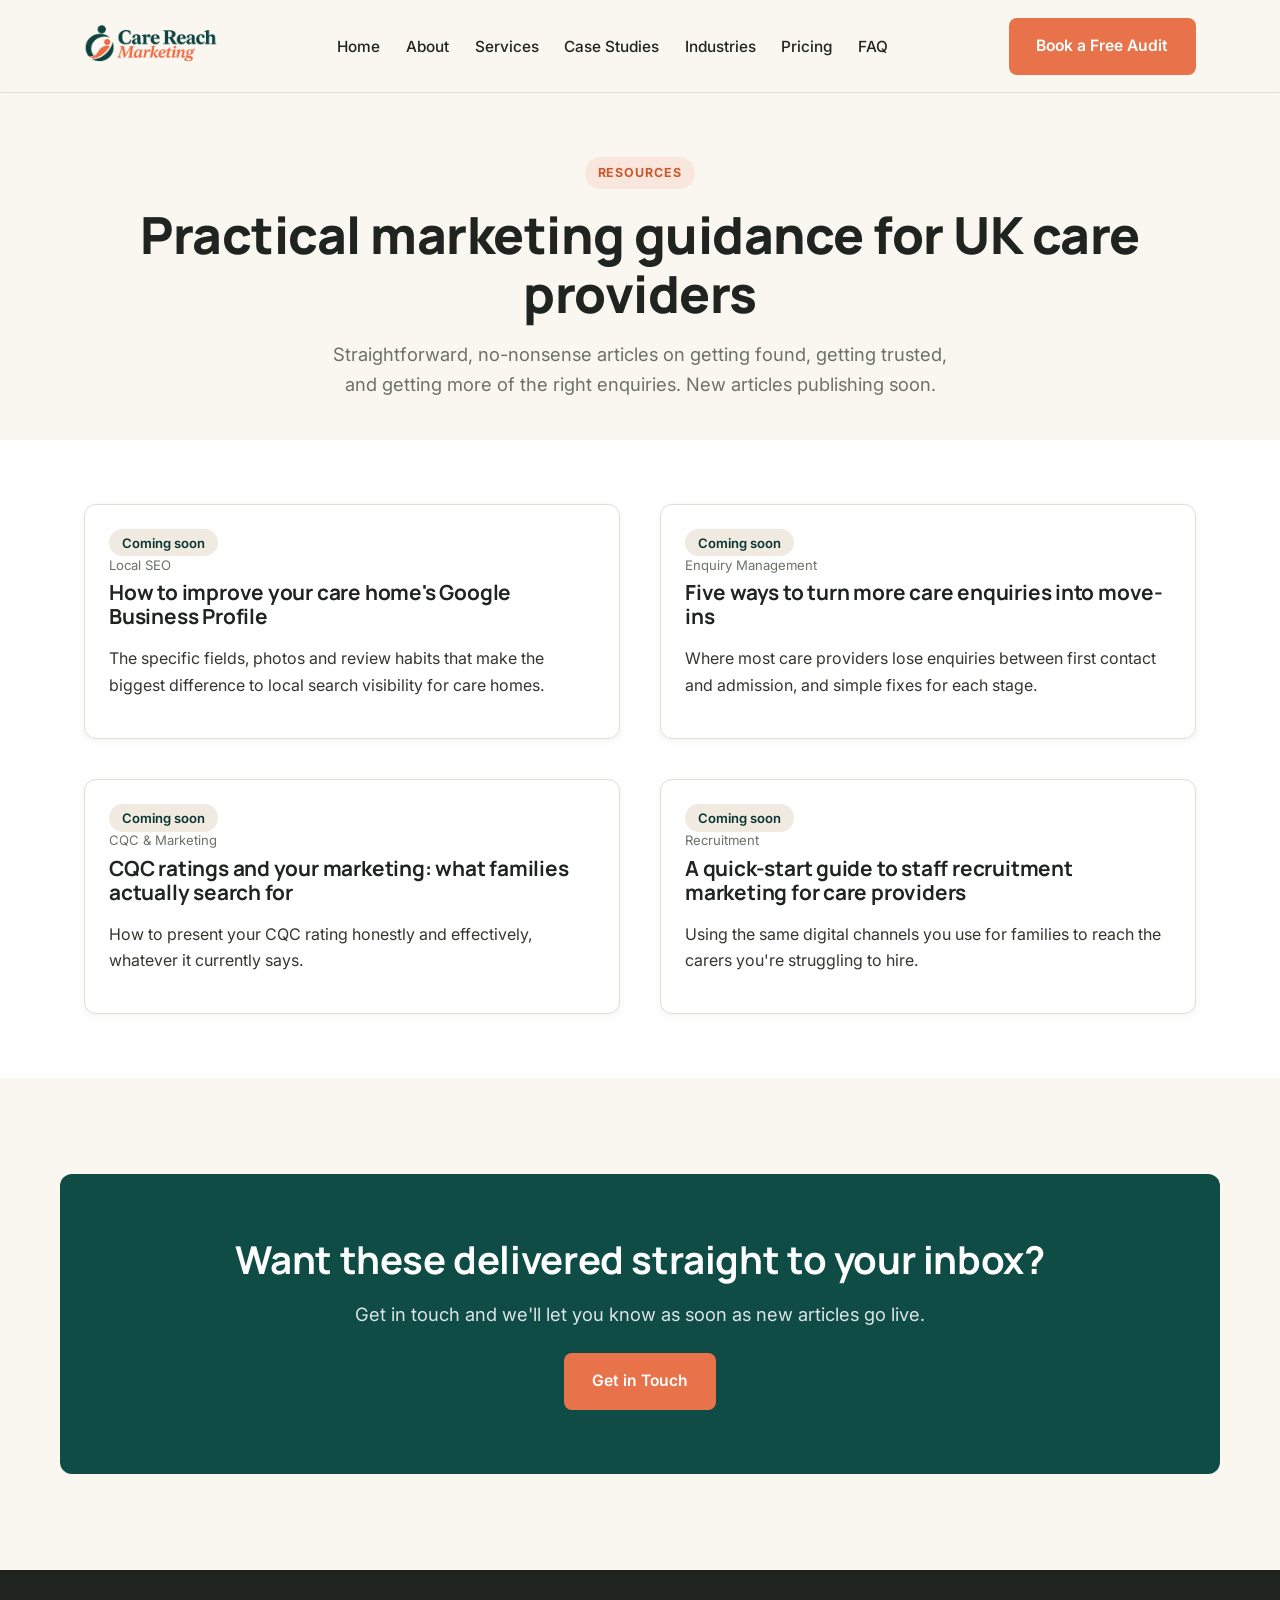
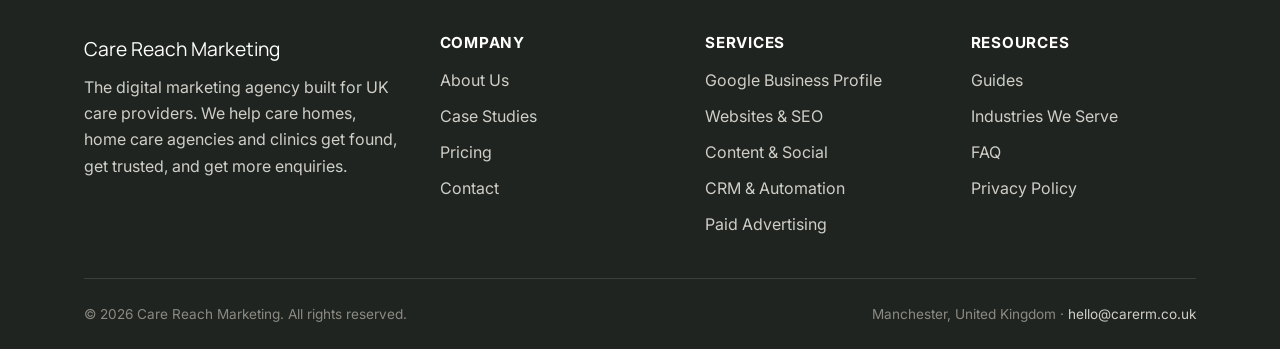
<file: resources.html>
<!DOCTYPE html>
<html lang="en-GB">
<head>
<meta charset="UTF-8">
<meta name="viewport" content="width=device-width, initial-scale=1.0">
<title>Care Marketing Resources & Guides | Care Reach Marketing</title>
<meta name="description" content="Practical, no-nonsense digital marketing guidance for UK care providers: local SEO, enquiry management, CQC marketing and recruitment content.">
<link rel="canonical" href="https://care-reach-marketing.vercel.app/resources">
<meta name="robots" content="noindex, nofollow">
<meta property="og:type" content="website">
<meta property="og:site_name" content="Care Reach Marketing">
<meta property="og:title" content="Care Marketing Resources & Guides | Care Reach Marketing">
<meta property="og:description" content="Practical, no-nonsense digital marketing guidance for UK care providers: local SEO, enquiry management, CQC marketing and recruitment content.">
<meta property="og:url" content="https://care-reach-marketing.vercel.app/resources">
<meta property="og:image" content="https://care-reach-marketing.vercel.app/assets/images/social-card.jpg">
<meta property="og:image:width" content="1200">
<meta property="og:image:height" content="630">
<meta property="og:locale" content="en_GB">
<meta name="twitter:card" content="summary_large_image">
<meta name="twitter:title" content="Care Marketing Resources & Guides | Care Reach Marketing">
<meta name="twitter:description" content="Practical, no-nonsense digital marketing guidance for UK care providers: local SEO, enquiry management, CQC marketing and recruitment content.">
<meta name="twitter:image" content="https://care-reach-marketing.vercel.app/assets/images/social-card.jpg">
<meta name="theme-color" content="#0F4C46">
<link rel="preconnect" href="https://fonts.googleapis.com">
<link rel="preconnect" href="https://fonts.gstatic.com" crossorigin>
<link href="https://fonts.googleapis.com/css2?family=Manrope:wght@500;600;700;800&family=Inter:wght@400;500;600;700&display=swap" rel="stylesheet">
<link rel="icon" href="/assets/favicon.ico" sizes="any">
<link rel="apple-touch-icon" href="/assets/apple-touch-icon.png">
<link rel="manifest" href="/site.webmanifest">
<link rel="stylesheet" href="/assets/css/styles.css">
<script>window.CRM_CONFIG={formEndpoint:"",contactEmail:"hello@carerm.co.uk"};</script>
<script type="application/ld+json">
{
  "@context": "https://schema.org",
  "@type": "ProfessionalService",
  "name": "Care Reach Marketing",
  "url": "https://care-reach-marketing.vercel.app",
  "logo": "https://care-reach-marketing.vercel.app/assets/images/logo.png",
  "image": "https://care-reach-marketing.vercel.app/assets/images/social-card.jpg",
  "description": "Digital marketing agency for UK care homes, home care agencies and private clinics.",
  "email": "hello@carerm.co.uk",
  "address": {
    "@type": "PostalAddress",
    "addressLocality": "Manchester",
    "addressCountry": "GB"
  },
  "areaServed": "GB",
  "priceRange": "££"
}
</script>
</head>
<body>
<a class="skip-link" href="#main">Skip to main content</a>
<header class="site-header">
  <div class="container header-inner">
    <a href="/" class="logo">
      <img src="/assets/images/logo.png" alt="Care Reach Marketing" class="logo-img" width="180" height="40">
    </a>
    <nav class="main-nav" aria-label="Primary">
      <ul class="nav-links" id="primary-nav">
        <li><a href="/">Home</a></li>
        <li><a href="/about">About</a></li>
        <li><a href="/services">Services</a></li>
        <li><a href="/case-studies">Case Studies</a></li>
        <li><a href="/industries">Industries</a></li>
        <li><a href="/pricing">Pricing</a></li>
        <li><a href="/faq">FAQ</a></li>
        <li class="mobile-only-cta"><a href="/contact" class="btn btn-primary btn-block">Book a Free Audit</a></li>
      </ul>
    </nav>
    <div class="nav-cta">
      <a href="/contact" class="btn btn-primary">Book a Free Audit</a>
      <button class="nav-toggle" type="button" aria-label="Toggle menu" aria-expanded="false" aria-controls="primary-nav"><span></span><span></span><span></span></button>
    </div>
  </div>
</header>
<main id="main">

<section class="page-hero container">
  <span class="eyebrow">Resources</span>
  <h1>Practical marketing guidance for UK care providers</h1>
  <p class="lede center">Straightforward, no-nonsense articles on getting found, getting trusted, and getting more of the right enquiries. New articles publishing soon.</p>
</section>

<section class="section-alt">
  <div class="container grid grid-2">
    <div class="card">
      <span class="tag">Coming soon</span>
      <div class="blog-meta">Local SEO</div>
      <h3>How to improve your care home's Google Business Profile</h3>
      <p>The specific fields, photos and review habits that make the biggest difference to local search visibility for care homes.</p>
    </div>
    <div class="card">
      <span class="tag">Coming soon</span>
      <div class="blog-meta">Enquiry Management</div>
      <h3>Five ways to turn more care enquiries into move-ins</h3>
      <p>Where most care providers lose enquiries between first contact and admission, and simple fixes for each stage.</p>
    </div>
    <div class="card">
      <span class="tag">Coming soon</span>
      <div class="blog-meta">CQC &amp; Marketing</div>
      <h3>CQC ratings and your marketing: what families actually search for</h3>
      <p>How to present your CQC rating honestly and effectively, whatever it currently says.</p>
    </div>
    <div class="card">
      <span class="tag">Coming soon</span>
      <div class="blog-meta">Recruitment</div>
      <h3>A quick-start guide to staff recruitment marketing for care providers</h3>
      <p>Using the same digital channels you use for families to reach the carers you're struggling to hire.</p>
    </div>
  </div>
</section>

<section class="section">
  <div class="container cta-band">
    <h2>Want these delivered straight to your inbox?</h2>
    <p class="lede center" style="color:rgba(255,255,255,0.85);">Get in touch and we'll let you know as soon as new articles go live.</p>
    <div class="hero-actions" style="justify-content:center;">
      <a href="/contact" class="btn btn-primary">Get in Touch</a>
    </div>
  </div>
</section>
</main>
<footer class="site-footer">
  <div class="container">
    <div class="footer-grid">
      <div>
        <div class="footer-logo">Care Reach Marketing</div>
        <p>The digital marketing agency built for UK care providers. We help care homes, home care agencies and clinics get found, get trusted, and get more enquiries.</p>
      </div>
      <div>
        <h4>Company</h4>
        <ul class="footer-links">
          <li><a href="/about">About Us</a></li>
          <li><a href="/case-studies">Case Studies</a></li>
          <li><a href="/pricing">Pricing</a></li>
          <li><a href="/contact">Contact</a></li>
        </ul>
      </div>
      <div>
        <h4>Services</h4>
        <ul class="footer-links">
          <li><a href="/services">Google Business Profile</a></li>
          <li><a href="/services">Websites &amp; SEO</a></li>
          <li><a href="/services">Content &amp; Social</a></li>
          <li><a href="/services">CRM &amp; Automation</a></li>
          <li><a href="/services">Paid Advertising</a></li>
        </ul>
      </div>
      <div>
        <h4>Resources</h4>
        <ul class="footer-links">
          <li><a href="/resources">Guides</a></li>
          <li><a href="/industries">Industries We Serve</a></li>
          <li><a href="/faq">FAQ</a></li>
          <li><a href="/privacy">Privacy Policy</a></li>
        </ul>
      </div>
    </div>
    <div class="footer-bottom">
      <span>&copy; 2026 Care Reach Marketing. All rights reserved.</span>
      <span>Manchester, United Kingdom &middot; <a href="mailto:hello@carerm.co.uk">hello@carerm.co.uk</a></span>
    </div>
  </div>
</footer>
<script src="/assets/js/main.js"></script>
</body>
</html>
</file>
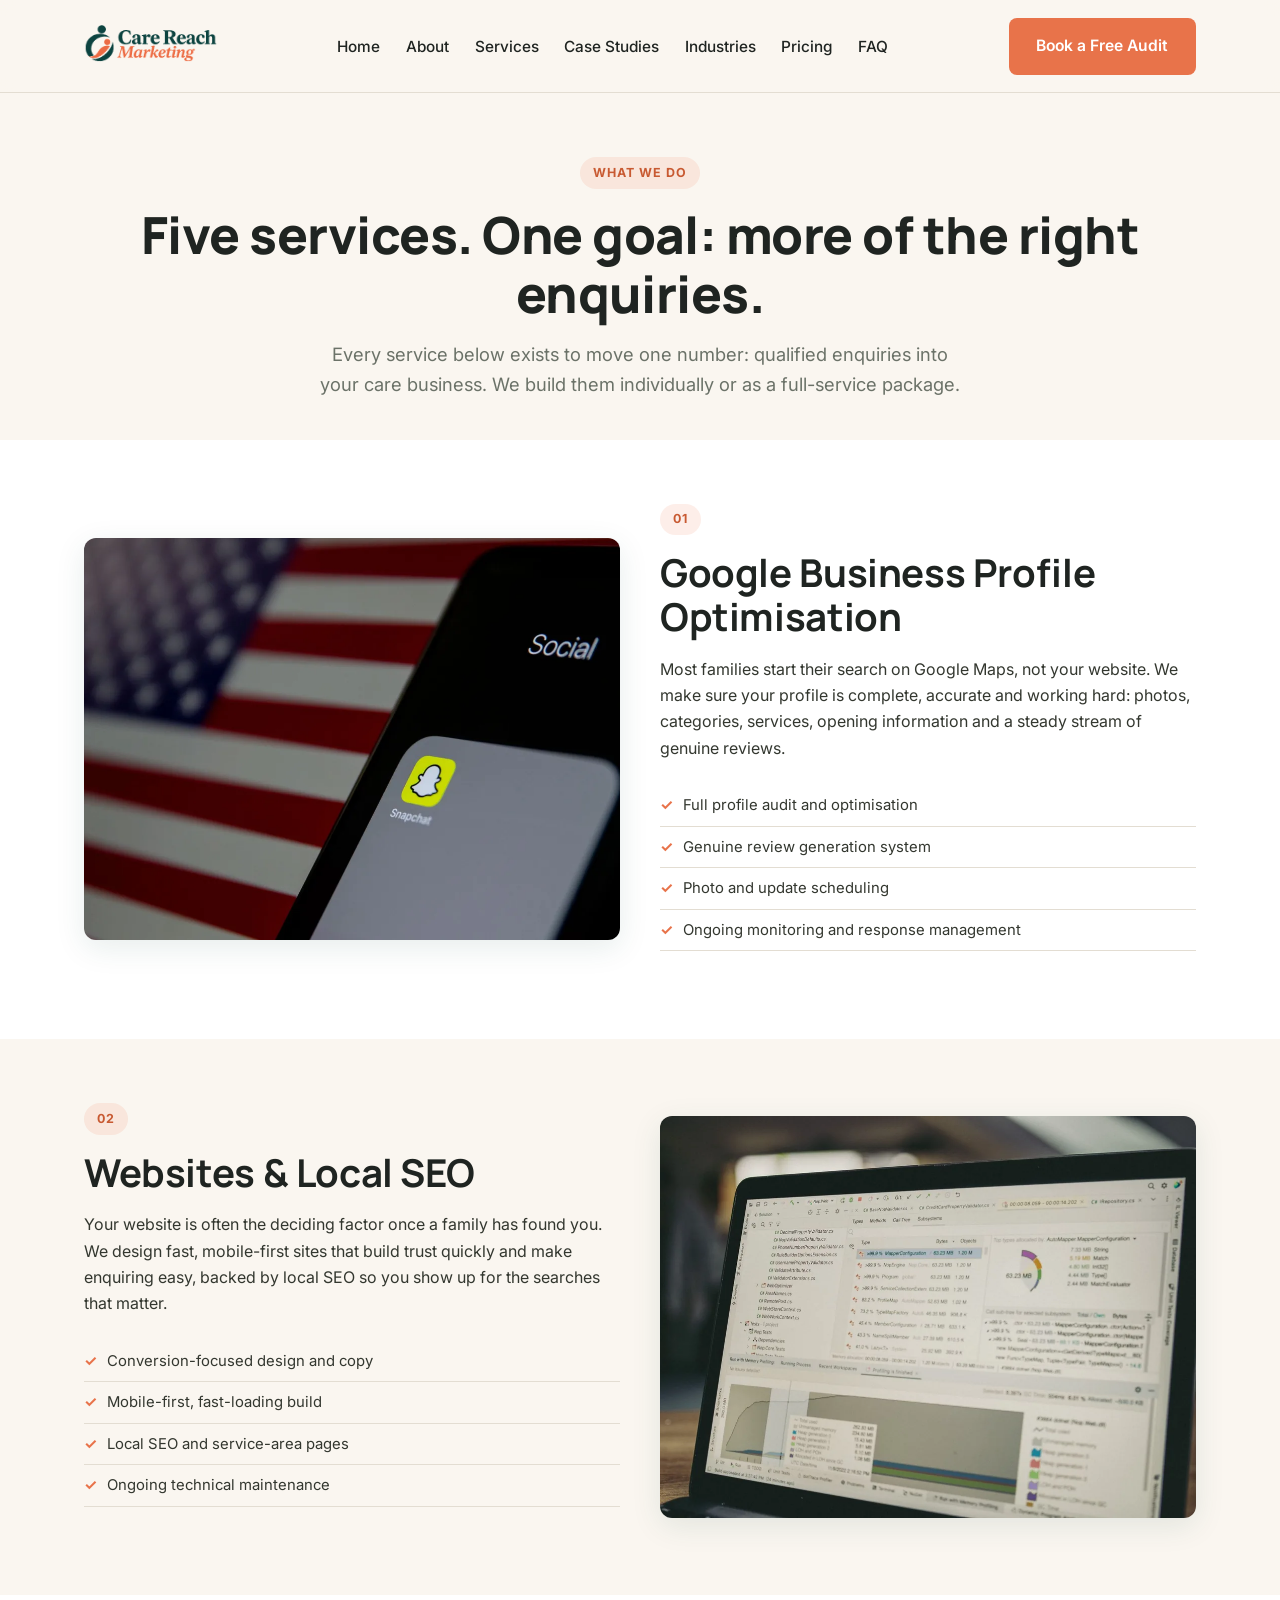
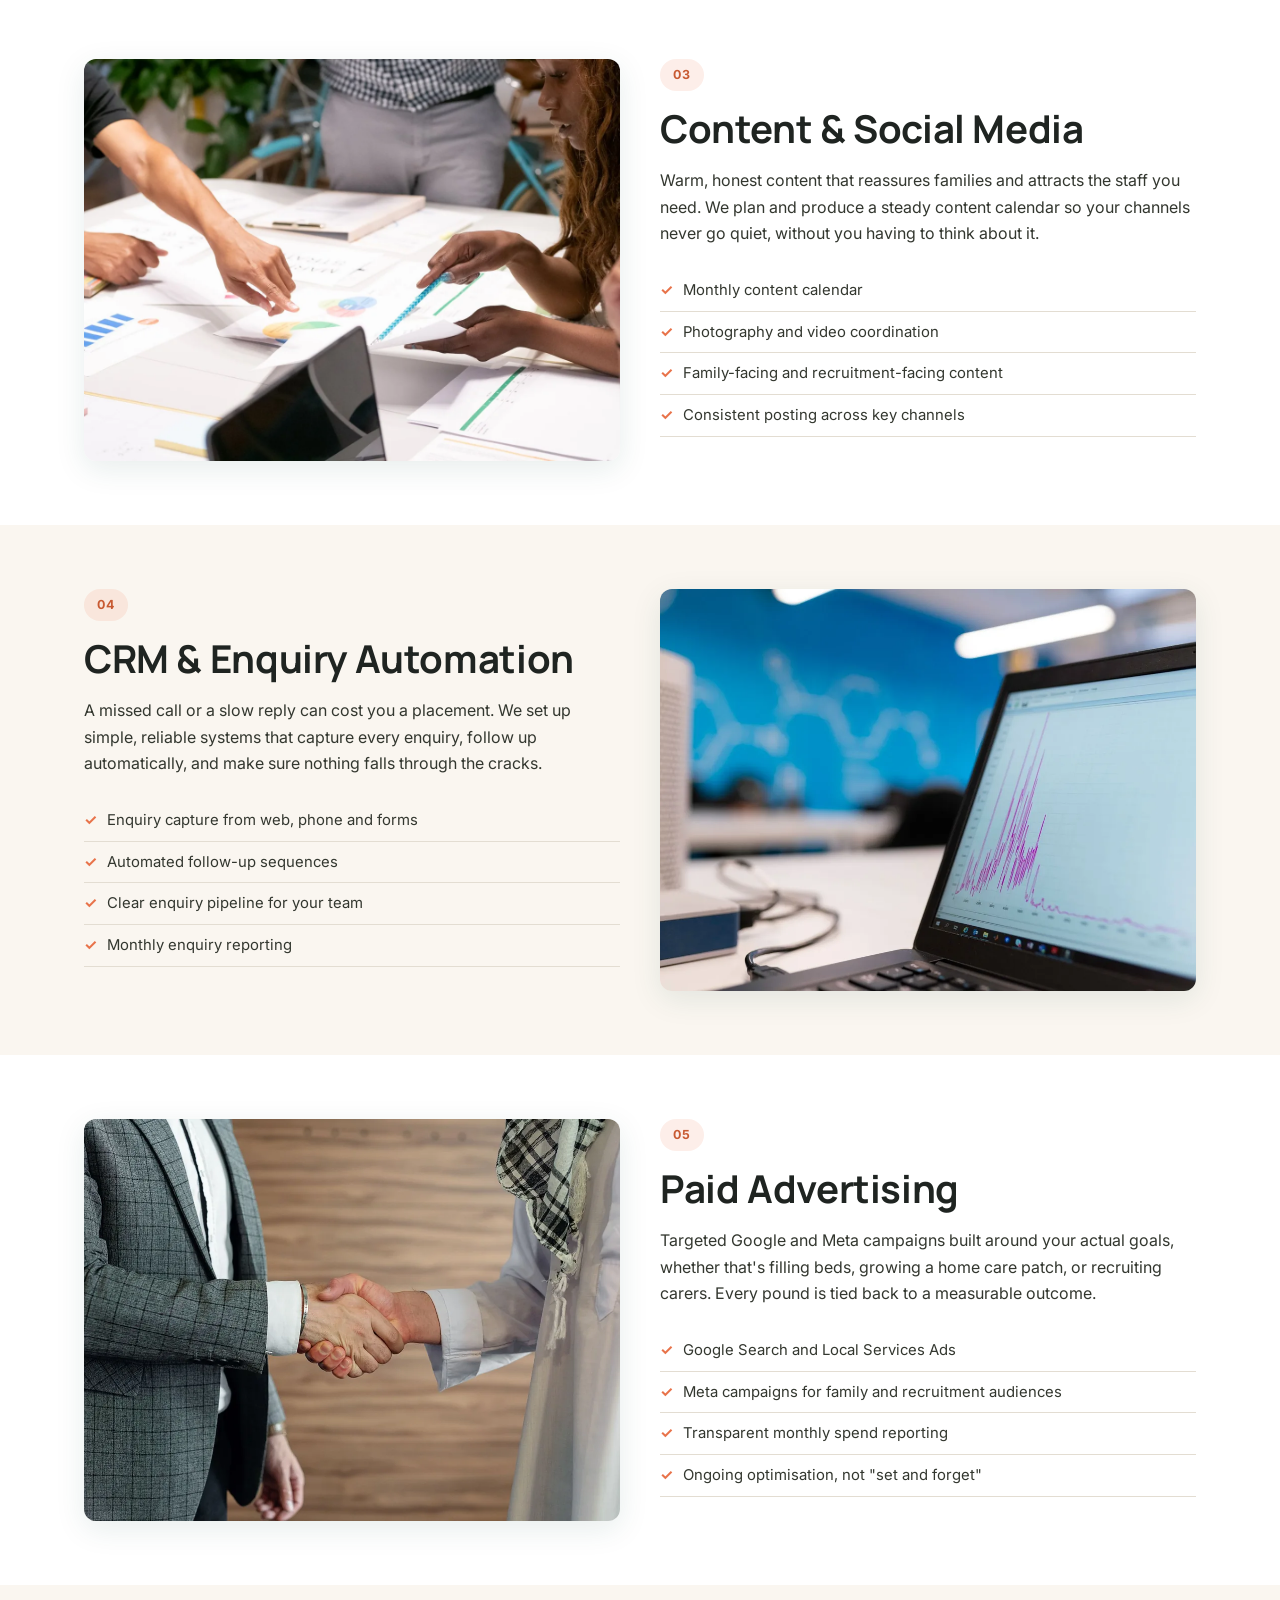
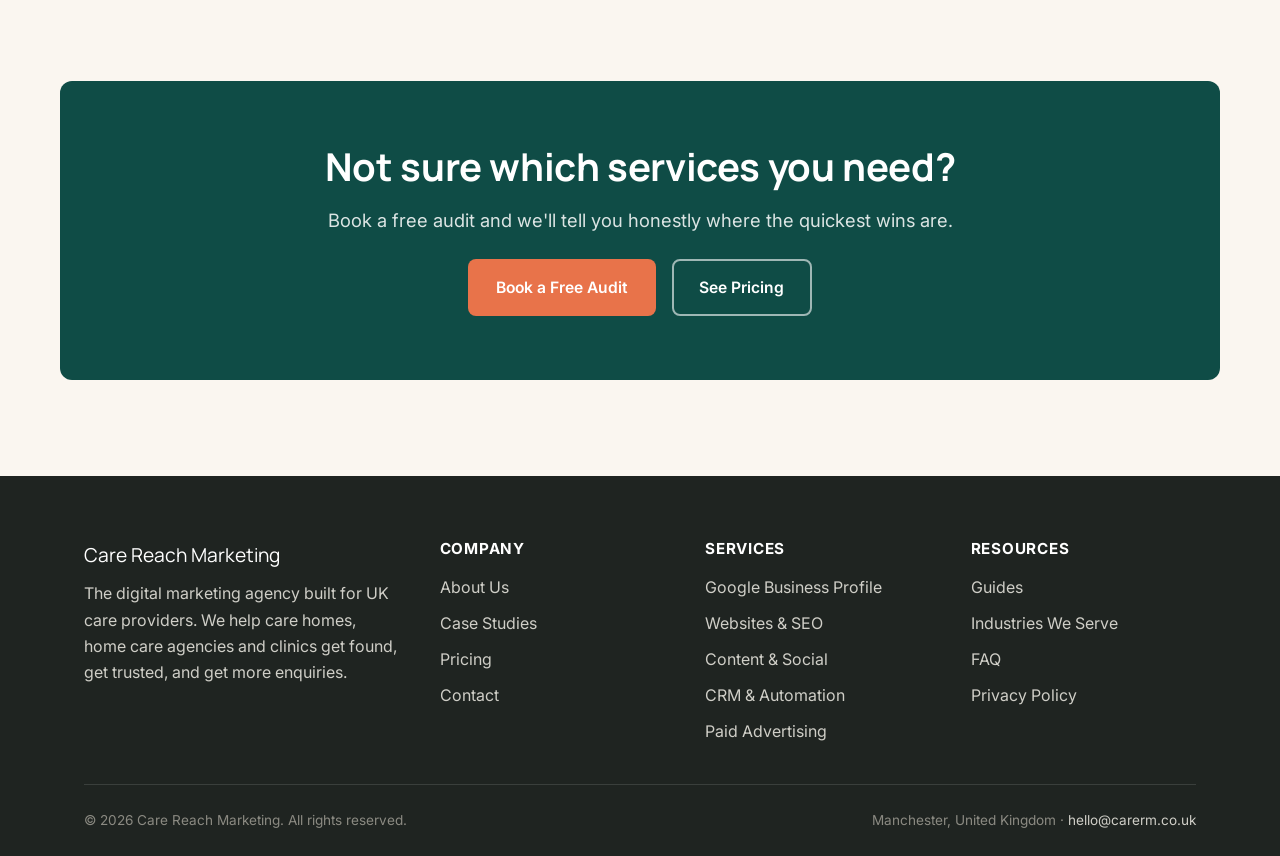
<file: services.html>
<!DOCTYPE html>
<html lang="en-GB">
<head>
<meta charset="UTF-8">
<meta name="viewport" content="width=device-width, initial-scale=1.0">
<title>Marketing Services for Care Providers | Care Reach Marketing</title>
<meta name="description" content="Google Business Profile, websites, SEO, content, CRM automation and paid advertising — five services built for UK care homes and clinics.">
<link rel="canonical" href="https://care-reach-marketing.vercel.app/services">
<meta name="robots" content="noindex, nofollow">
<meta property="og:type" content="website">
<meta property="og:site_name" content="Care Reach Marketing">
<meta property="og:title" content="Marketing Services for Care Providers | Care Reach Marketing">
<meta property="og:description" content="Google Business Profile, websites, SEO, content, CRM automation and paid advertising — five services built for UK care homes and clinics.">
<meta property="og:url" content="https://care-reach-marketing.vercel.app/services">
<meta property="og:image" content="https://care-reach-marketing.vercel.app/assets/images/social-card.jpg">
<meta property="og:image:width" content="1200">
<meta property="og:image:height" content="630">
<meta property="og:locale" content="en_GB">
<meta name="twitter:card" content="summary_large_image">
<meta name="twitter:title" content="Marketing Services for Care Providers | Care Reach Marketing">
<meta name="twitter:description" content="Google Business Profile, websites, SEO, content, CRM automation and paid advertising — five services built for UK care homes and clinics.">
<meta name="twitter:image" content="https://care-reach-marketing.vercel.app/assets/images/social-card.jpg">
<meta name="theme-color" content="#0F4C46">
<link rel="preconnect" href="https://fonts.googleapis.com">
<link rel="preconnect" href="https://fonts.gstatic.com" crossorigin>
<link href="https://fonts.googleapis.com/css2?family=Manrope:wght@500;600;700;800&family=Inter:wght@400;500;600;700&display=swap" rel="stylesheet">
<link rel="icon" href="/assets/favicon.ico" sizes="any">
<link rel="apple-touch-icon" href="/assets/apple-touch-icon.png">
<link rel="manifest" href="/site.webmanifest">
<link rel="stylesheet" href="/assets/css/styles.css">
<script>window.CRM_CONFIG={formEndpoint:"",contactEmail:"hello@carerm.co.uk"};</script>
<script type="application/ld+json">
{
  "@context": "https://schema.org",
  "@type": "ProfessionalService",
  "name": "Care Reach Marketing",
  "url": "https://care-reach-marketing.vercel.app",
  "logo": "https://care-reach-marketing.vercel.app/assets/images/logo.png",
  "image": "https://care-reach-marketing.vercel.app/assets/images/social-card.jpg",
  "description": "Digital marketing agency for UK care homes, home care agencies and private clinics.",
  "email": "hello@carerm.co.uk",
  "address": {
    "@type": "PostalAddress",
    "addressLocality": "Manchester",
    "addressCountry": "GB"
  },
  "areaServed": "GB",
  "priceRange": "££"
}
</script>
</head>
<body>
<a class="skip-link" href="#main">Skip to main content</a>
<header class="site-header">
  <div class="container header-inner">
    <a href="/" class="logo">
      <img src="/assets/images/logo.png" alt="Care Reach Marketing" class="logo-img" width="180" height="40">
    </a>
    <nav class="main-nav" aria-label="Primary">
      <ul class="nav-links" id="primary-nav">
        <li><a href="/">Home</a></li>
        <li><a href="/about">About</a></li>
        <li><a href="/services" class="active" aria-current="page">Services</a></li>
        <li><a href="/case-studies">Case Studies</a></li>
        <li><a href="/industries">Industries</a></li>
        <li><a href="/pricing">Pricing</a></li>
        <li><a href="/faq">FAQ</a></li>
        <li class="mobile-only-cta"><a href="/contact" class="btn btn-primary btn-block">Book a Free Audit</a></li>
      </ul>
    </nav>
    <div class="nav-cta">
      <a href="/contact" class="btn btn-primary">Book a Free Audit</a>
      <button class="nav-toggle" type="button" aria-label="Toggle menu" aria-expanded="false" aria-controls="primary-nav"><span></span><span></span><span></span></button>
    </div>
  </div>
</header>
<main id="main">

<section class="page-hero container">
  <span class="eyebrow">What We Do</span>
  <h1>Five services. One goal: more of the right enquiries.</h1>
  <p class="lede center">Every service below exists to move one number: qualified enquiries into your care business. We build them individually or as a full-service package.</p>
</section>

<section class="section-alt section-sm">
  <div class="container grid grid-2" style="align-items:center;">
    <img src="/assets/images/phone-social.webp" alt="Google Business Profile shown on a mobile phone" style="border-radius:12px;box-shadow:var(--shadow-md);" width="1200" height="800" loading="lazy" decoding="async">
    <div>
      <span class="eyebrow">01</span>
      <h2>Google Business Profile Optimisation</h2>
      <p>Most families start their search on Google Maps, not your website. We make sure your profile is complete, accurate and working hard: photos, categories, services, opening information and a steady stream of genuine reviews.</p>
      <ul class="price-features">
        <li>Full profile audit and optimisation</li>
        <li>Genuine review generation system</li>
        <li>Photo and update scheduling</li>
        <li>Ongoing monitoring and response management</li>
      </ul>
    </div>
  </div>
</section>

<section class="section-sm">
  <div class="container grid grid-2" style="align-items:center;">
    <div>
      <span class="eyebrow">02</span>
      <h2>Websites &amp; Local SEO</h2>
      <p>Your website is often the deciding factor once a family has found you. We design fast, mobile-first sites that build trust quickly and make enquiring easy, backed by local SEO so you show up for the searches that matter.</p>
      <ul class="price-features">
        <li>Conversion-focused design and copy</li>
        <li>Mobile-first, fast-loading build</li>
        <li>Local SEO and service-area pages</li>
        <li>Ongoing technical maintenance</li>
      </ul>
    </div>
    <img src="/assets/images/laptop-data.webp" alt="Website analytics displayed on a laptop screen" style="border-radius:12px;box-shadow:var(--shadow-md);" width="1200" height="799" loading="lazy" decoding="async">
  </div>
</section>

<section class="section-alt section-sm">
  <div class="container grid grid-2" style="align-items:center;">
    <img src="/assets/images/marketing-desk.webp" alt="Content creation for a care provider's social media" style="border-radius:12px;box-shadow:var(--shadow-md);" width="1200" height="900" loading="lazy" decoding="async">
    <div>
      <span class="eyebrow">03</span>
      <h2>Content &amp; Social Media</h2>
      <p>Warm, honest content that reassures families and attracts the staff you need. We plan and produce a steady content calendar so your channels never go quiet, without you having to think about it.</p>
      <ul class="price-features">
        <li>Monthly content calendar</li>
        <li>Photography and video coordination</li>
        <li>Family-facing and recruitment-facing content</li>
        <li>Consistent posting across key channels</li>
      </ul>
    </div>
  </div>
</section>

<section class="section-sm">
  <div class="container grid grid-2" style="align-items:center;">
    <div>
      <span class="eyebrow">04</span>
      <h2>CRM &amp; Enquiry Automation</h2>
      <p>A missed call or a slow reply can cost you a placement. We set up simple, reliable systems that capture every enquiry, follow up automatically, and make sure nothing falls through the cracks.</p>
      <ul class="price-features">
        <li>Enquiry capture from web, phone and forms</li>
        <li>Automated follow-up sequences</li>
        <li>Clear enquiry pipeline for your team</li>
        <li>Monthly enquiry reporting</li>
      </ul>
    </div>
    <img src="/assets/images/analytics-graph.webp" alt="Enquiry pipeline data shown as a graph" style="border-radius:12px;box-shadow:var(--shadow-md);" width="1200" height="800" loading="lazy" decoding="async">
  </div>
</section>

<section class="section-alt section-sm">
  <div class="container grid grid-2" style="align-items:center;">
    <img src="/assets/images/handshake.webp" alt="Care provider and marketing partner agreeing on an advertising strategy" style="border-radius:12px;box-shadow:var(--shadow-md);" width="1200" height="801" loading="lazy" decoding="async">
    <div>
      <span class="eyebrow">05</span>
      <h2>Paid Advertising</h2>
      <p>Targeted Google and Meta campaigns built around your actual goals, whether that's filling beds, growing a home care patch, or recruiting carers. Every pound is tied back to a measurable outcome.</p>
      <ul class="price-features">
        <li>Google Search and Local Services Ads</li>
        <li>Meta campaigns for family and recruitment audiences</li>
        <li>Transparent monthly spend reporting</li>
        <li>Ongoing optimisation, not "set and forget"</li>
      </ul>
    </div>
  </div>
</section>

<section class="section">
  <div class="container cta-band">
    <h2>Not sure which services you need?</h2>
    <p class="lede center" style="color:rgba(255,255,255,0.85);">Book a free audit and we'll tell you honestly where the quickest wins are.</p>
    <div class="hero-actions" style="justify-content:center;">
      <a href="/contact" class="btn btn-primary">Book a Free Audit</a>
      <a href="/pricing" class="btn btn-outline">See Pricing</a>
    </div>
  </div>
</section>
</main>
<footer class="site-footer">
  <div class="container">
    <div class="footer-grid">
      <div>
        <div class="footer-logo">Care Reach Marketing</div>
        <p>The digital marketing agency built for UK care providers. We help care homes, home care agencies and clinics get found, get trusted, and get more enquiries.</p>
      </div>
      <div>
        <h4>Company</h4>
        <ul class="footer-links">
          <li><a href="/about">About Us</a></li>
          <li><a href="/case-studies">Case Studies</a></li>
          <li><a href="/pricing">Pricing</a></li>
          <li><a href="/contact">Contact</a></li>
        </ul>
      </div>
      <div>
        <h4>Services</h4>
        <ul class="footer-links">
          <li><a href="/services">Google Business Profile</a></li>
          <li><a href="/services">Websites &amp; SEO</a></li>
          <li><a href="/services">Content &amp; Social</a></li>
          <li><a href="/services">CRM &amp; Automation</a></li>
          <li><a href="/services">Paid Advertising</a></li>
        </ul>
      </div>
      <div>
        <h4>Resources</h4>
        <ul class="footer-links">
          <li><a href="/resources">Guides</a></li>
          <li><a href="/industries">Industries We Serve</a></li>
          <li><a href="/faq">FAQ</a></li>
          <li><a href="/privacy">Privacy Policy</a></li>
        </ul>
      </div>
    </div>
    <div class="footer-bottom">
      <span>&copy; 2026 Care Reach Marketing. All rights reserved.</span>
      <span>Manchester, United Kingdom &middot; <a href="mailto:hello@carerm.co.uk">hello@carerm.co.uk</a></span>
    </div>
  </div>
</footer>
<script src="/assets/js/main.js"></script>
</body>
</html>
</file>
<file: assets/css/styles.css>
/* ============================================
   Care Reach Marketing — Shared Stylesheet
   ============================================ */

:root {
  /* Brand palette */
  --color-primary: #0F4C46;
  --color-primary-dark: #093430;
  --color-primary-light: #16665D;
  --color-accent: #E8734A;
  --color-accent-dark: #C85A32;
  --color-cream: #FAF6F0;
  --color-cream-alt: #F1EAE0;
  --color-charcoal: #1F2421;
  --color-text: #33372F;
  --color-text-muted: #6B7268;
  --color-white: #FFFFFF;
  --color-border: #E3DDD2;
  --color-success-bg: #EAF3E9;

  /* Type */
  --font-heading: 'Manrope', -apple-system, BlinkMacSystemFont, 'Segoe UI', sans-serif;
  --font-body: 'Inter', -apple-system, BlinkMacSystemFont, 'Segoe UI', sans-serif;

  /* Spacing */
  --space-xs: 0.5rem;
  --space-sm: 1rem;
  --space-md: 1.5rem;
  --space-lg: 2.5rem;
  --space-xl: 4rem;
  --space-2xl: 6rem;

  --radius: 12px;
  --radius-sm: 8px;
  --shadow-sm: 0 2px 8px rgba(15, 76, 70, 0.06);
  --shadow-md: 0 8px 30px rgba(15, 76, 70, 0.10);
  --container-width: 1160px;
}

* { box-sizing: border-box; }
html { scroll-behavior: smooth; }

body {
  margin: 0;
  font-family: var(--font-body);
  color: var(--color-text);
  background: var(--color-cream);
  line-height: 1.65;
  -webkit-font-smoothing: antialiased;
}

img { max-width: 100%; display: block; }

h1, h2, h3, h4 {
  font-family: var(--font-heading);
  color: var(--color-charcoal);
  line-height: 1.15;
  margin: 0 0 var(--space-sm);
  font-weight: 700;
  letter-spacing: -0.01em;
}

h1 { font-size: clamp(2.2rem, 4vw, 3.4rem); font-weight: 800; }
h2 { font-size: clamp(1.7rem, 3vw, 2.4rem); }
h3 { font-size: 1.3rem; }
h4 { font-size: 1.05rem; }

p { margin: 0 0 var(--space-sm); color: var(--color-text); }
a { color: var(--color-primary); text-decoration: none; }
a:hover { text-decoration: underline; }

.container {
  max-width: var(--container-width);
  margin: 0 auto;
  padding: 0 1.5rem;
}

.eyebrow {
  display: inline-block;
  font-size: 0.78rem;
  font-weight: 700;
  letter-spacing: 0.08em;
  text-transform: uppercase;
  color: var(--color-accent-dark);
  background: rgba(232, 115, 74, 0.12);
  padding: 0.35rem 0.8rem;
  border-radius: 999px;
  margin-bottom: var(--space-sm);
}

.section { padding: var(--space-2xl) 0; }
.section-sm { padding: var(--space-xl) 0; }
.section-alt { background: var(--color-white); }
.section-dark { background: var(--color-primary); color: var(--color-white); }
.section-dark h2, .section-dark h3, .section-dark p { color: var(--color-white); }

.text-center { text-align: center; }
.lede {
  font-size: 1.15rem;
  color: var(--color-text-muted);
  max-width: 640px;
}
.lede.center { margin-left: auto; margin-right: auto; }

/* Buttons */
.btn {
  display: inline-flex;
  align-items: center;
  gap: 0.5rem;
  padding: 0.85rem 1.6rem;
  border-radius: var(--radius-sm);
  font-weight: 600;
  font-size: 0.98rem;
  cursor: pointer;
  border: 2px solid transparent;
  transition: transform 0.15s ease, box-shadow 0.15s ease, background 0.15s ease;
}
.btn:hover { text-decoration: none; transform: translateY(-1px); }
.btn-primary {
  background: var(--color-accent);
  color: var(--color-white);
}
.btn-primary:hover { background: var(--color-accent-dark); box-shadow: var(--shadow-md); }
.btn-outline {
  background: transparent;
  border-color: currentColor;
  color: inherit;
}
.btn-outline:hover { background: rgba(255,255,255,0.1); }
.btn-dark {
  background: var(--color-primary);
  color: var(--color-white);
}
.btn-dark:hover { background: var(--color-primary-dark); }
.btn-block { width: 100%; justify-content: center; }

/* Header */
.site-header {
  position: sticky;
  top: 0;
  z-index: 100;
  background: rgba(250, 246, 240, 0.94);
  backdrop-filter: blur(8px);
  border-bottom: 1px solid var(--color-border);
}
.header-inner {
  display: flex;
  align-items: center;
  justify-content: space-between;
  padding: 1.1rem 0;
}
.logo {
  display: flex;
  align-items: center;
}
.logo-img {
  height: 42px;
  width: auto;
  display: block;
}
.main-nav { display: flex; align-items: center; gap: var(--space-lg); }
.nav-links { display: flex; gap: 1.6rem; list-style: none; margin: 0; padding: 0; }
.nav-links a {
  color: var(--color-charcoal);
  font-weight: 500;
  font-size: 0.96rem;
}
.nav-links a:hover { color: var(--color-primary); text-decoration: none; }
.nav-cta { display: flex; align-items: center; gap: 1rem; }
.nav-toggle {
  display: none;
  background: none; border: none; cursor: pointer;
  flex-direction: column; gap: 5px; padding: 0.4rem;
}
.nav-toggle span { width: 24px; height: 2px; background: var(--color-charcoal); display: block; }
.mobile-only-cta { display: none; }

/* Footer */
.site-footer {
  background: var(--color-charcoal);
  color: #CFCEC7;
  padding: var(--space-xl) 0 var(--space-md);
}
.footer-grid {
  display: grid;
  grid-template-columns: 1.4fr 1fr 1fr 1fr;
  gap: var(--space-lg);
  padding-bottom: var(--space-lg);
  border-bottom: 1px solid rgba(255,255,255,0.12);
}
.site-footer h4 { color: var(--color-white); font-family: var(--font-body); font-size: 0.95rem; text-transform: uppercase; letter-spacing: 0.05em; margin-bottom: var(--space-sm); }
.site-footer p { color: #CFCEC7; }
.site-footer a { color: #CFCEC7; }
.site-footer a:hover { color: var(--color-white); }
.footer-links { list-style: none; margin: 0; padding: 0; display: flex; flex-direction: column; gap: 0.6rem; }
.footer-bottom {
  display: flex; justify-content: space-between; align-items: center;
  padding-top: var(--space-md); font-size: 0.85rem; color: #8B8A82; flex-wrap: wrap; gap: 0.5rem;
}
.footer-logo { font-family: var(--font-heading); color: var(--color-white); font-size: 1.2rem; margin-bottom: var(--space-xs); }

/* Hero */
.hero {
  padding: var(--space-2xl) 0;
  display: grid;
  grid-template-columns: 1.1fr 0.9fr;
  gap: var(--space-xl);
  align-items: center;
}
.hero-media img {
  border-radius: var(--radius);
  box-shadow: var(--shadow-md);
  width: 100%;
  aspect-ratio: 4/3.2;
  object-fit: cover;
}
.hero-actions { display: flex; gap: 1rem; margin-top: var(--space-md); flex-wrap: wrap; }
.hero-stats { display: flex; gap: var(--space-lg); margin-top: var(--space-lg); flex-wrap: wrap; }
.hero-stat strong { display: block; font-family: var(--font-heading); font-size: 1.7rem; color: var(--color-primary); }
.hero-stat span { font-size: 0.85rem; color: var(--color-text-muted); }

.page-hero {
  padding: var(--space-xl) 0 var(--space-lg);
  text-align: center;
}
.page-hero .lede { margin: 0 auto; }

/* Grid utilities */
.grid { display: grid; gap: var(--space-lg); }
.grid-2 { grid-template-columns: repeat(2, 1fr); }
.grid-3 { grid-template-columns: repeat(3, 1fr); }
.grid-4 { grid-template-columns: repeat(4, 1fr); }

/* Cards */
.card {
  background: var(--color-white);
  border: 1px solid var(--color-border);
  border-radius: var(--radius);
  padding: var(--space-md);
  box-shadow: var(--shadow-sm);
}
.card-icon {
  width: 46px; height: 46px;
  border-radius: 10px;
  background: rgba(15, 76, 70, 0.08);
  color: var(--color-primary);
  display: flex; align-items: center; justify-content: center;
  margin-bottom: var(--space-sm);
}
.card-icon svg { width: 22px; height: 22px; }
.service-card { display: flex; flex-direction: column; height: 100%; }
.service-card p { flex-grow: 1; }
.service-card a { font-weight: 600; margin-top: var(--space-xs); }

.media-card { overflow: hidden; padding: 0; }
.media-card img { width: 100%; height: 220px; object-fit: cover; }
.media-card .card-body { padding: var(--space-md); }

/* Testimonial / quote */
.quote-card {
  background: var(--color-white);
  border-left: 4px solid var(--color-accent);
  border-radius: var(--radius-sm);
  padding: var(--space-md) var(--space-lg);
  box-shadow: var(--shadow-sm);
}
.quote-card p { font-size: 1.05rem; font-style: italic; color: var(--color-charcoal); }
.quote-author { font-weight: 700; font-style: normal; margin-top: var(--space-sm); color: var(--color-primary); }
.quote-role { font-size: 0.85rem; color: var(--color-text-muted); font-style: normal; }

/* Logo strip */
.logo-strip {
  display: flex;
  justify-content: space-between;
  align-items: center;
  flex-wrap: wrap;
  gap: var(--space-md);
  opacity: 0.75;
  font-family: var(--font-heading);
  font-weight: 600;
  color: var(--color-text-muted);
}

/* Pricing */
.pricing-grid { display: grid; grid-template-columns: repeat(3, 1fr); gap: var(--space-md); align-items: stretch; }
.pricing-card {
  background: var(--color-white);
  border: 1px solid var(--color-border);
  border-radius: var(--radius);
  padding: var(--space-lg) var(--space-md);
  display: flex;
  flex-direction: column;
  position: relative;
}
.pricing-card.featured {
  background: var(--color-primary);
  color: var(--color-white);
  border-color: var(--color-primary);
  transform: scale(1.03);
  box-shadow: var(--shadow-md);
}
.pricing-card.featured h3, .pricing-card.featured .price, .pricing-card.featured p { color: var(--color-white); }
.pricing-badge {
  position: absolute; top: -14px; right: var(--space-md);
  background: var(--color-accent); color: var(--color-white);
  font-size: 0.75rem; font-weight: 700; letter-spacing: 0.04em;
  text-transform: uppercase; padding: 0.35rem 0.8rem; border-radius: 999px;
}
.price { font-family: var(--font-heading); font-size: 2.4rem; color: var(--color-primary); margin: var(--space-xs) 0; }
.price span { font-size: 0.95rem; font-weight: 400; color: var(--color-text-muted); font-family: var(--font-body); }
.pricing-card.featured .price span { color: rgba(255,255,255,0.75); }
.price-features { list-style: none; padding: 0; margin: var(--space-md) 0; flex-grow: 1; }
.price-features li { padding: 0.5rem 0; border-bottom: 1px solid var(--color-border); font-size: 0.93rem; display: flex; gap: 0.6rem; }
.pricing-card.featured .price-features li { border-color: rgba(255,255,255,0.18); }
.price-features li::before { content: "✓"; color: var(--color-accent); font-weight: 700; }

/* FAQ accordion */
.faq-item {
  background: var(--color-white);
  border: 1px solid var(--color-border);
  border-radius: var(--radius-sm);
  margin-bottom: 0.8rem;
  overflow: hidden;
}
.faq-question {
  width: 100%;
  text-align: left;
  background: none;
  border: none;
  padding: 1.1rem 1.3rem;
  font-family: var(--font-body);
  font-weight: 600;
  font-size: 1rem;
  color: var(--color-charcoal);
  cursor: pointer;
  display: flex;
  justify-content: space-between;
  align-items: center;
  gap: 1rem;
}
.faq-question::after {
  content: "+";
  font-size: 1.4rem;
  color: var(--color-accent);
  flex-shrink: 0;
  transition: transform 0.2s ease;
}
.faq-item.open .faq-question::after { transform: rotate(45deg); }
.faq-answer {
  max-height: 0;
  overflow: hidden;
  transition: max-height 0.25s ease;
  padding: 0 1.3rem;
}
.faq-item.open .faq-answer { max-height: 400px; padding: 0 1.3rem 1.2rem; }
.faq-answer p { color: var(--color-text-muted); margin: 0; }

/* Forms */
.form-grid { display: grid; grid-template-columns: 1fr 1fr; gap: var(--space-sm); }
.form-field { display: flex; flex-direction: column; gap: 0.4rem; margin-bottom: var(--space-sm); }
.form-field.full { grid-column: 1 / -1; }
.form-field label { font-size: 0.88rem; font-weight: 600; color: var(--color-charcoal); }
.form-field input, .form-field select, .form-field textarea {
  padding: 0.75rem 0.9rem;
  border: 1px solid var(--color-border);
  border-radius: var(--radius-sm);
  font-family: var(--font-body);
  font-size: 0.95rem;
  background: var(--color-white);
}
.form-field textarea { resize: vertical; min-height: 120px; }
.form-field input:focus, .form-field select:focus, .form-field textarea:focus {
  outline: 2px solid var(--color-primary-light);
  outline-offset: 1px;
}

/* Badges / tags */
.tag-row { display: flex; gap: 0.6rem; flex-wrap: wrap; margin: var(--space-sm) 0; }
.tag {
  background: var(--color-cream-alt);
  color: var(--color-primary-dark);
  font-size: 0.82rem;
  font-weight: 600;
  padding: 0.35rem 0.8rem;
  border-radius: 999px;
}

/* CTA band */
.cta-band {
  background: var(--color-primary);
  color: var(--color-white);
  border-radius: var(--radius);
  padding: var(--space-xl);
  text-align: center;
}
.cta-band h2, .cta-band p { color: var(--color-white); }
.cta-band .btn-outline { border-color: rgba(255,255,255,0.6); }

/* Breadcrumb-ish process steps */
.steps { display: grid; grid-template-columns: repeat(4, 1fr); gap: var(--space-md); counter-reset: step; }
.step { position: relative; padding-top: var(--space-lg); }
.step::before {
  counter-increment: step;
  content: counter(step);
  position: absolute;
  top: 0; left: 0;
  width: 40px; height: 40px;
  border-radius: 50%;
  background: var(--color-accent);
  color: var(--color-white);
  display: flex; align-items: center; justify-content: center;
  font-family: var(--font-heading);
  font-weight: 700;
}

/* Blog cards */
.blog-meta { font-size: 0.82rem; color: var(--color-text-muted); margin-bottom: 0.3rem; }

/* Responsive */
@media (max-width: 960px) {
  .hero { grid-template-columns: 1fr; }
  .hero-media { order: -1; }
  .footer-grid { grid-template-columns: 1fr 1fr; }
  .grid-3, .pricing-grid { grid-template-columns: 1fr 1fr; }
  .grid-4 { grid-template-columns: 1fr 1fr; }
  .steps { grid-template-columns: 1fr 1fr; }
  .pricing-card.featured { transform: none; }
}
@media (max-width: 720px) {
  .logo-img { height: 32px; }
  .nav-links, .nav-cta .btn-primary, .nav-cta .btn-outline { display: none; }
  .nav-toggle { display: flex; }
  .main-nav.open .nav-links {
    display: flex; flex-direction: column;
    position: absolute; top: 100%; left: 0; right: 0;
    background: var(--color-cream); padding: 1.5rem; gap: 1.2rem;
    border-bottom: 1px solid var(--color-border);
  }
  .main-nav.open .mobile-only-cta { display: block; margin-top: 0.5rem; }
  .grid-2, .grid-3, .grid-4, .pricing-grid, .footer-grid, .steps, .form-grid { grid-template-columns: 1fr; }
  .footer-bottom { flex-direction: column; align-items: flex-start; }
}

/* Skip link — visible only when focused by keyboard */
.skip-link {
  position: absolute; left: -9999px; top: 0; z-index: 100;
  background: var(--color-primary); color: #fff;
  padding: 0.75rem 1.25rem; border-radius: 0 0 6px 0;
  font-family: var(--font-body); font-weight: 600; text-decoration: none;
}
.skip-link:focus { left: 0; }

/* Visible focus ring for keyboard users */
a:focus-visible, button:focus-visible, input:focus-visible,
select:focus-visible, textarea:focus-visible {
  outline: 3px solid var(--color-accent);
  outline-offset: 2px;
}

/* Callout used for the privacy-policy note and the form warning */
.notice {
  background: var(--color-cream-alt);
  border-left: 4px solid var(--color-primary);
  padding: 1rem 1.25rem; border-radius: 6px;
  margin-bottom: 1.5rem; font-size: 0.95rem;
}
.notice-warning { border-left-color: var(--color-accent); background: #FDF0EA; }

/* Contact form: consent text, status messages, honeypot */
.form-consent {
  font-size: 0.85rem; color: var(--color-text-muted);
  margin: 1rem 0 1.25rem; line-height: 1.5;
}
.form-status { margin-top: 1rem; font-size: 0.92rem; min-height: 1.2em; }
.form-status.is-error { color: var(--color-accent-dark); font-weight: 600; }
.form-hp {
  position: absolute; width: 1px; height: 1px;
  overflow: hidden; clip: rect(0 0 0 0); white-space: nowrap;
}
.form-confirmation:focus { outline: none; }

/* Long-form legal copy */
.prose h2 { margin-top: 2rem; }
.prose p, .prose li { line-height: 1.7; }
.prose ul { margin-bottom: 1.25rem; }


/* ============================================
   Mobile responsiveness pass
   ============================================ */

/* Preserve shared container gutters when a component controls its own
   vertical spacing. */
.header-inner,
.hero.container,
.page-hero.container {
  padding-left: 1.5rem;
  padding-right: 1.5rem;
}

/* Plain alternate sections are used on pricing, case studies, resources,
   FAQ, contact, privacy and 404 pages. Give them consistent breathing room. */
.section-alt:not(.section):not(.section-sm) {
  padding-top: var(--space-xl);
  padding-bottom: var(--space-xl);
}

.grid > *,
.pricing-grid > *,
.footer-grid > *,
.steps > * {
  min-width: 0;
}

p, li, a {
  overflow-wrap: anywhere;
}

/* Prevent iOS Safari zooming fields on focus and provide proper touch targets. */
.form-field input,
.form-field select,
.form-field textarea {
  width: 100%;
  min-width: 0;
  font-size: 1rem;
  min-height: 44px;
}

@media (max-width: 1080px) {
  .nav-links,
  .nav-cta .btn-primary,
  .nav-cta .btn-outline {
    display: none;
  }

  .nav-toggle {
    display: flex;
    width: 44px;
    height: 44px;
    align-items: center;
    justify-content: center;
    padding: 0;
    border-radius: var(--radius-sm);
  }

  .main-nav.open .nav-links {
    display: flex;
    flex-direction: column;
    position: absolute;
    top: 100%;
    left: 0;
    right: 0;
    max-height: calc(100dvh - 72px);
    overflow-y: auto;
    overscroll-behavior: contain;
    background: var(--color-cream);
    padding: 1rem 1.5rem 1.5rem;
    gap: 0.25rem;
    border-bottom: 1px solid var(--color-border);
    box-shadow: var(--shadow-md);
  }

  .main-nav.open .nav-links a {
    display: block;
    padding: 0.65rem 0;
    font-size: 1rem;
  }

  .main-nav.open .mobile-only-cta {
    display: block;
    margin-top: 0.75rem;
  }

  body.nav-open {
    overflow: hidden;
  }
}

@media (max-width: 960px) {
  .hero {
    grid-template-columns: 1fr;
    gap: var(--space-lg);
  }

  /* Keep the value proposition before the image on smaller screens. */
  .hero-media {
    order: 0;
  }
}

@media (max-width: 720px) {
  .container,
  .header-inner,
  .hero.container,
  .page-hero.container {
    padding-left: 1rem;
    padding-right: 1rem;
  }

  .header-inner {
    padding-top: 0.8rem;
    padding-bottom: 0.8rem;
  }

  .logo-img {
    height: 32px;
  }

  h1 { font-size: clamp(2rem, 10vw, 2.45rem); }
  h2 { font-size: clamp(1.6rem, 8vw, 2rem); }
  h3 { font-size: 1.18rem; }
  .lede { font-size: 1.05rem; }

  .section {
    padding-top: 3.5rem;
    padding-bottom: 3.5rem;
  }

  .section-sm,
  .section-alt:not(.section):not(.section-sm) {
    padding-top: 2.75rem;
    padding-bottom: 2.75rem;
  }

  .hero {
    padding-top: 2.25rem;
    padding-bottom: 3rem;
    gap: 2rem;
  }

  .hero-media img {
    aspect-ratio: 16 / 10;
  }

  .page-hero {
    padding-top: 2.75rem;
    padding-bottom: 2rem;
  }

  .hero-actions {
    gap: 0.75rem;
    margin-top: 1.25rem;
  }

  .hero-actions .btn {
    width: 100%;
    justify-content: center;
    text-align: center;
  }

  .hero-stats {
    display: grid;
    grid-template-columns: 1fr;
    gap: 0.9rem;
    margin-top: 1.75rem;
  }

  .hero-stat strong {
    font-size: 1.45rem;
  }

  .grid,
  .pricing-grid,
  .steps {
    gap: 1.25rem;
  }

  .card,
  .pricing-card {
    padding: 1.25rem;
  }

  .pricing-card.featured {
    margin-top: 0.5rem;
  }

  .pricing-badge {
    top: -12px;
    right: 1rem;
  }

  .price { font-size: 2.1rem; }
  .price-features { margin: 1rem 0; }
  .price-features li { align-items: flex-start; }
  .media-card img { height: 200px; }
  .steps .step { padding-top: 3rem; }

  .cta-band {
    padding: 2rem 1.25rem;
  }

  .faq-question {
    padding: 1rem;
    font-size: 0.96rem;
  }

  .faq-answer {
    padding-left: 1rem;
    padding-right: 1rem;
  }

  .faq-item.open .faq-answer {
    padding: 0 1rem 1rem;
  }

  .form-grid { gap: 0; }
  .form-field { margin-bottom: 0.9rem; }

  .form-field input,
  .form-field select,
  .form-field textarea {
    padding: 0.8rem 0.85rem;
  }

  .footer-grid { gap: 2rem; }

  .footer-bottom {
    flex-direction: column;
    align-items: flex-start;
    gap: 0.75rem;
  }

  .site-footer {
    padding-top: 3rem;
  }
}

@media (max-width: 420px) {
  .container,
  .header-inner,
  .hero.container,
  .page-hero.container {
    padding-left: 0.9rem;
    padding-right: 0.9rem;
  }

  h1 { font-size: 1.95rem; }
  .eyebrow { font-size: 0.72rem; }

  .btn {
    padding-left: 1rem;
    padding-right: 1rem;
  }
}


/* ============================================
   Responsive image treatment
   ============================================ */

img {
  height: auto;
}

/* Two-column editorial sections use a consistent crop so portrait source
   photography cannot become an oversized wall of imagery on tablets. */
.section-sm .container.grid.grid-2 > img,
.section .container.grid.grid-2 > img {
  width: 100%;
  aspect-ratio: 4 / 3;
  object-fit: cover;
  max-height: 440px;
}

/* The contact-page portrait asset is especially tall. Keep it supportive
   rather than letting it become taller than the form content. */
.section-alt > .container.grid.grid-2 > div:last-child > img {
  width: 100%;
  aspect-ratio: 4 / 3;
  object-fit: cover;
  max-height: 360px;
}

/* Portrait people shots need a slightly higher focal point when cropped. */
img[src$="wheelchair-companion.webp"],
img[src$="wheelchair-woman.webp"],
img[src$="person-laptop.webp"] {
  object-position: center 30%;
}

/* Interior photography benefits from retaining more of the middle of frame. */
img[src$="medical-reception.webp"],
img[src$="reception-interior.webp"] {
  object-position: center 45%;
}

@media (max-width: 720px) {
  /* Supporting imagery follows the copy on phones, consistently, rather
     than alternating above and below the text from section to section. */
  .section-sm .container.grid.grid-2 > img,
  .section .container.grid.grid-2 > img {
    order: 2;
    aspect-ratio: 16 / 10;
    max-height: none;
  }

  .section-alt > .container.grid.grid-2 > div:last-child > img {
    aspect-ratio: 16 / 10;
    max-height: none;
    margin-top: 0.25rem;
  }

  .media-card img {
    height: auto;
    aspect-ratio: 16 / 10;
  }
}
</file>
